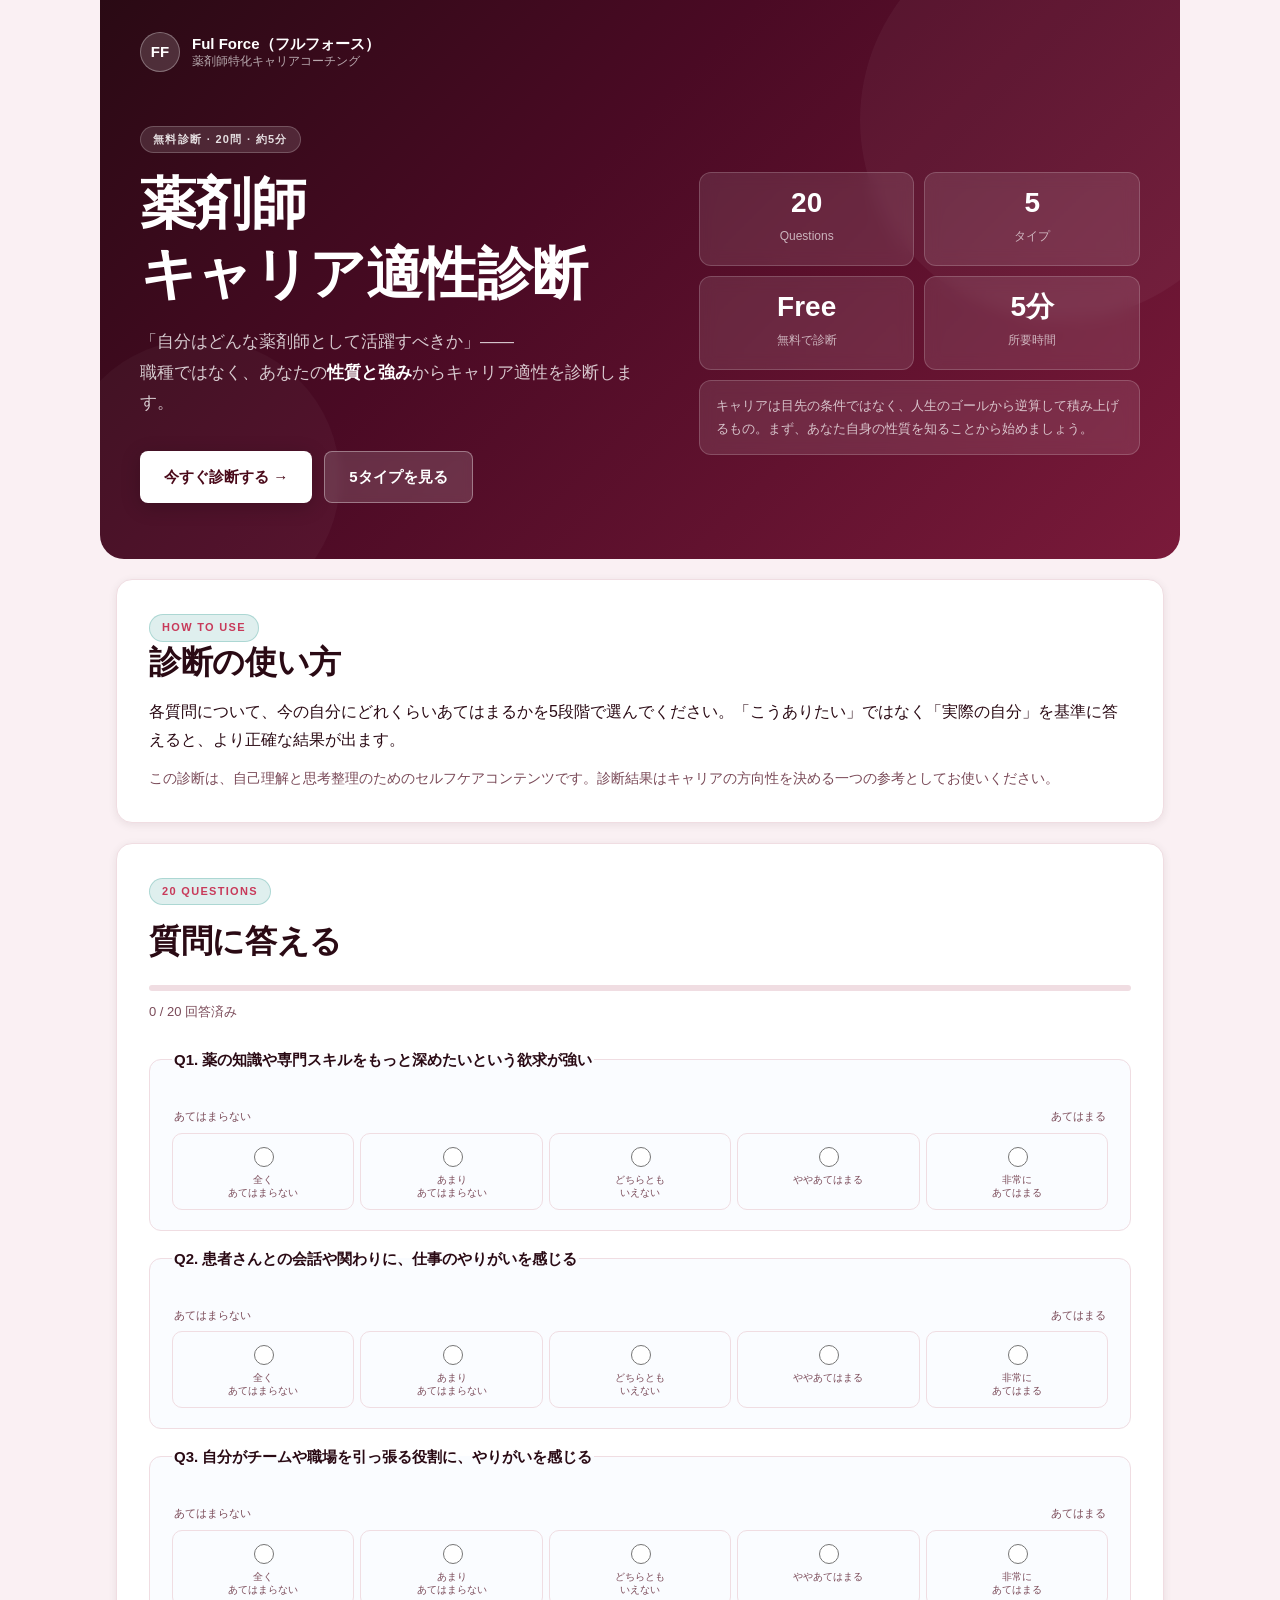
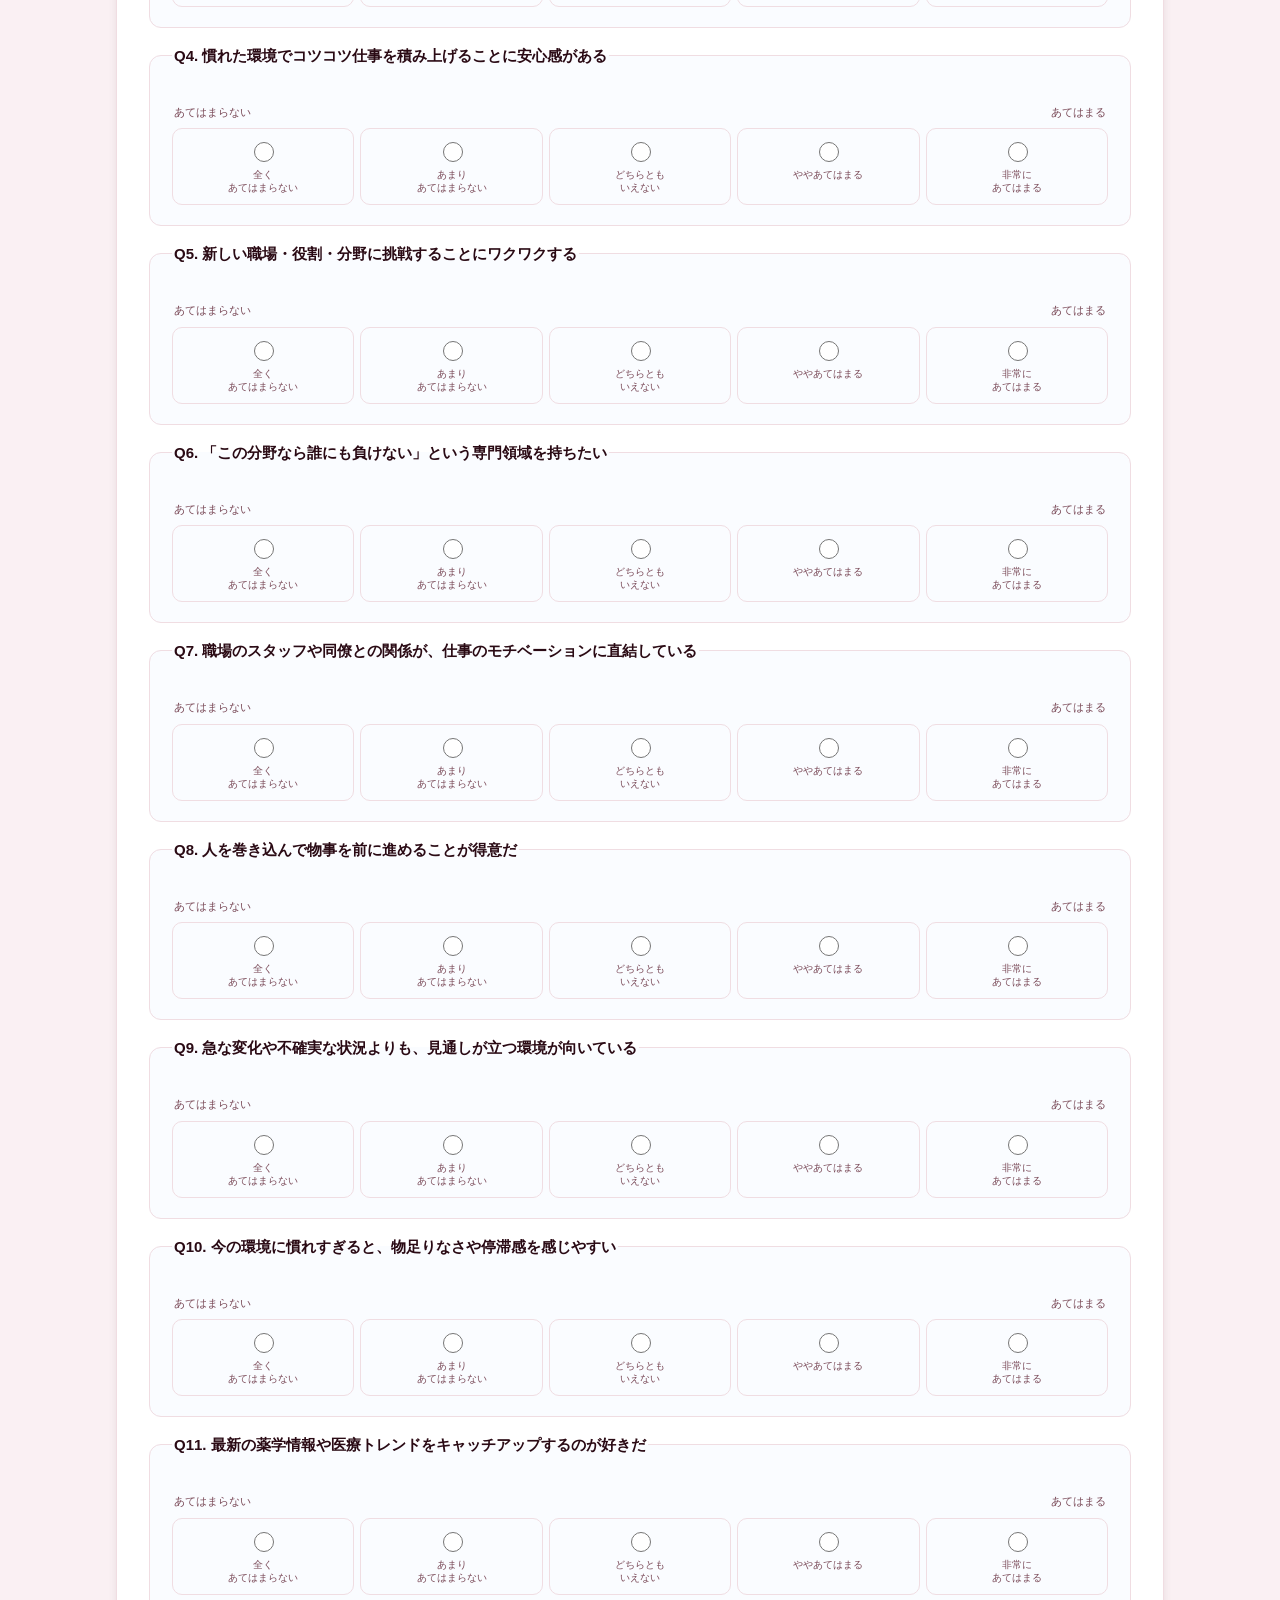
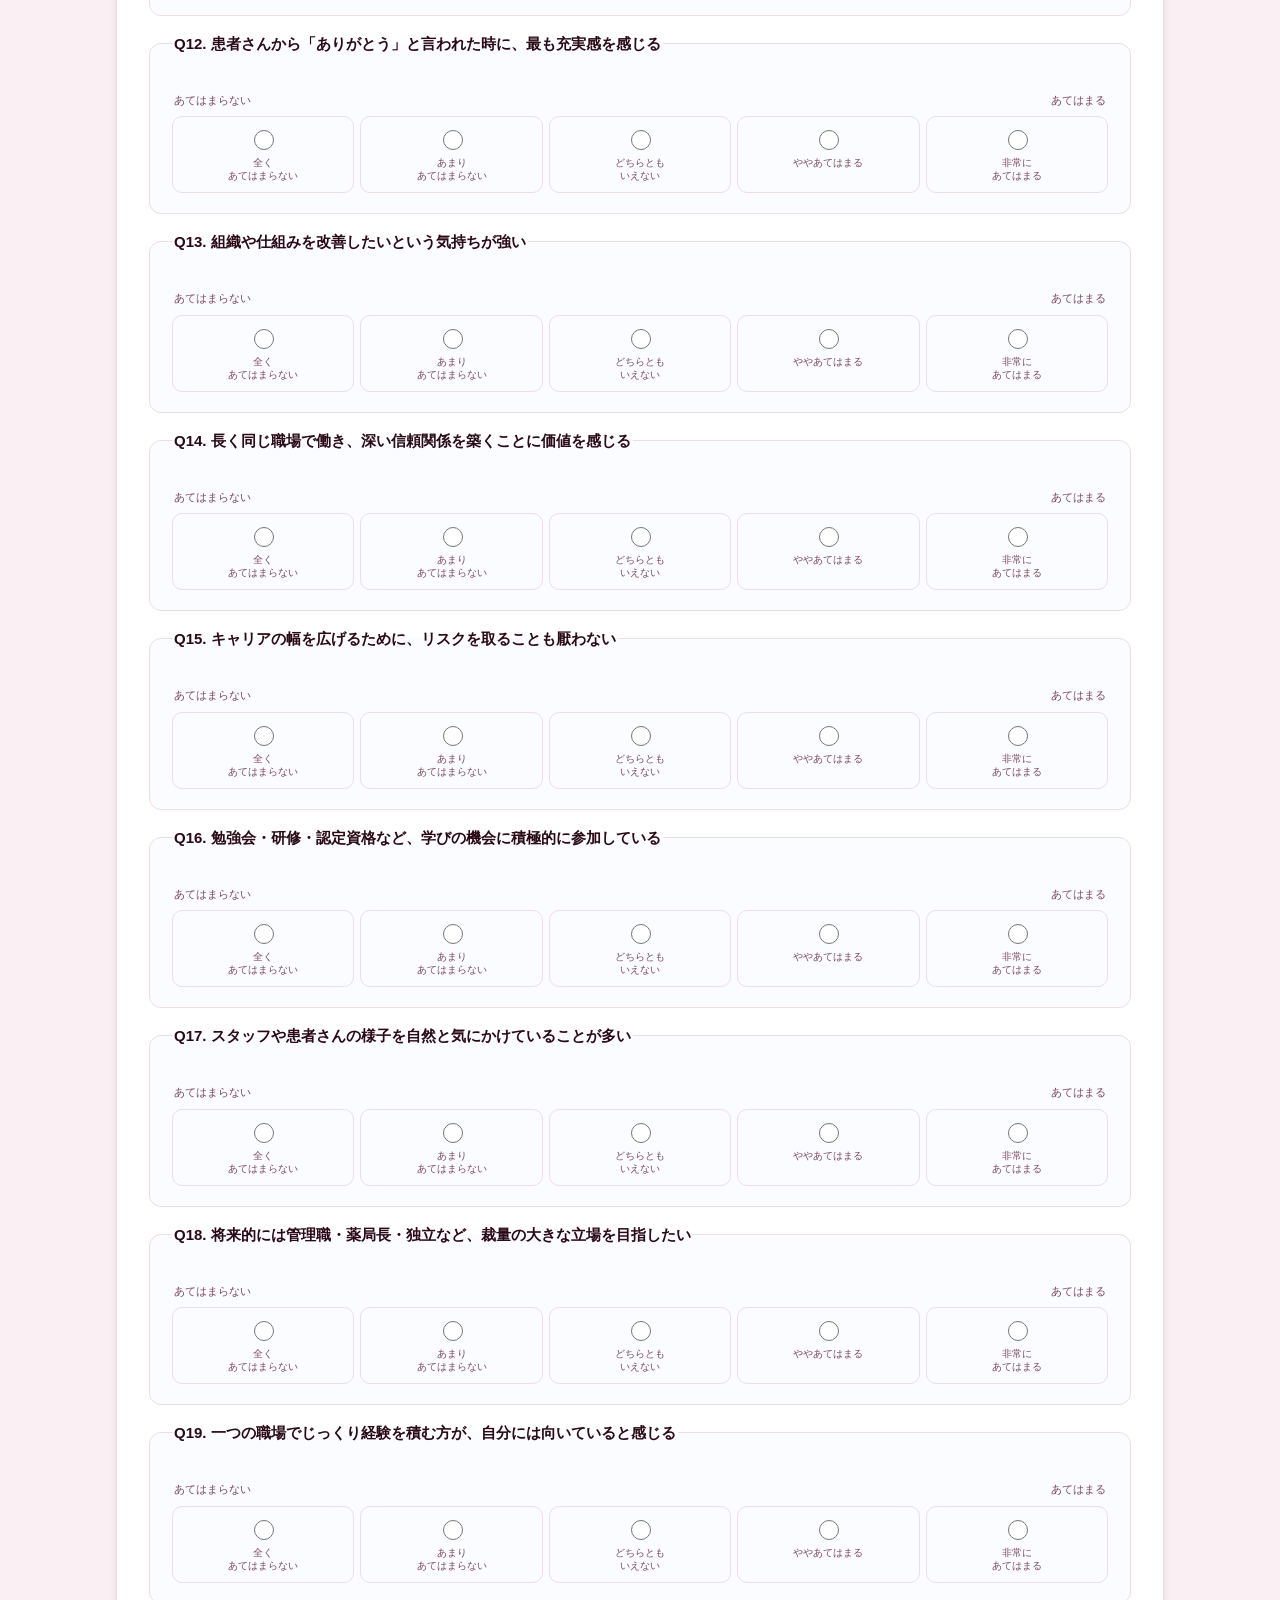
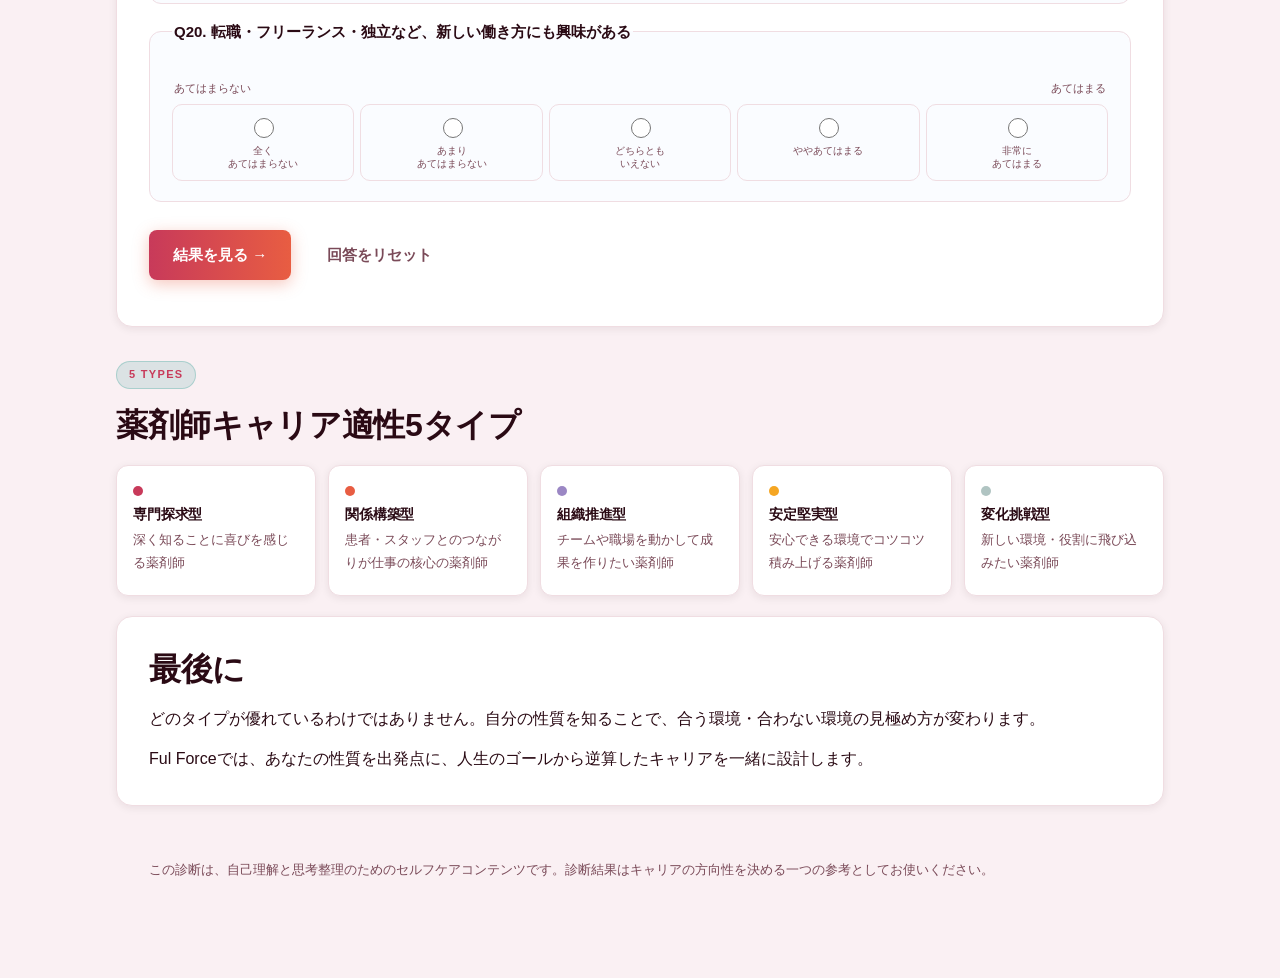
<file: aptitude/index.html>
<!doctype html>
<html lang="ja">
  <head>
    <meta charset="utf-8" />
    <meta name="viewport" content="width=device-width, initial-scale=1" />
    <title>薬剤師キャリア適性診断 | Ful Force</title>
    <meta name="description" content="20問に答えるだけで、あなたの薬剤師としてのキャリア適性タイプがわかります。無料。" />
    <link rel="stylesheet" href="./style.css" />
    <style>
      .ff-cta-section {
        background: var(--surface);
        border: 1px solid var(--line);
        border-radius: 16px;
        box-shadow: var(--shadow-md);
        margin: 20px 16px 0;
        padding: 36px;
        text-align: center;
      }
      .ff-cta-section .eyebrow { color: var(--teal); background: rgba(160,26,58,0.08); border-color: rgba(160,26,58,0.2); }
      .ff-cta-section h3 { font-size: 22px; margin: 0 0 8px; }
      .ff-cta-section > p { color: var(--muted); margin: 0 0 12px; font-size: 15px; line-height: 1.8; }
      .coaching-message {
        background: linear-gradient(135deg, #fff0f3, #fff8f4);
        border: 1px solid var(--line);
        border-left: 4px solid var(--teal);
        border-radius: 0 10px 10px 0;
        padding: 16px 20px;
        margin: 0 0 28px;
        font-size: 15px;
        color: var(--ink);
        text-align: left;
        line-height: 1.8;
      }
      .ff-cta-buttons {
        display: grid;
        grid-template-columns: 1fr 1fr;
        gap: 14px;
        max-width: 600px;
        margin: 0 auto;
      }
      .timerex-button {
        min-height: 54px;
        border-radius: 10px;
        border: none;
        cursor: pointer;
        display: inline-flex;
        flex-direction: column;
        align-items: center;
        justify-content: center;
        padding: 12px 20px;
        text-decoration: none;
        font-weight: 800;
        font-size: 15px;
        background: var(--grad-hero);
        color: #fff;
        box-shadow: 0 4px 16px rgba(160,26,58,0.35);
        transition: transform 0.15s ease, box-shadow 0.15s ease;
        line-height: 1.3;
      }
      .timerex-button span { font-size: 11px; font-weight: 500; opacity: 0.85; margin-top: 2px; }
      .timerex-button:hover { transform: translateY(-2px); box-shadow: 0 8px 24px rgba(160,26,58,0.45); }
      .ff-note { margin-top: 16px; font-size: 13px; color: var(--muted); }
      @media (max-width: 560px) {
        .ff-cta-buttons { grid-template-columns: 1fr; }
        .ff-cta-section { margin-left: 8px; margin-right: 8px; padding: 24px 16px; }
      }
    </style>
  </head>
  <body>
    <main class="page-shell">

      <section class="hero" id="top">
        <div class="brand-row">
          <div class="brand-fallback" style="display:inline-flex; background:rgba(255,255,255,0.15); border:1px solid rgba(255,255,255,0.3);" aria-hidden="true">FF</div>
          <div>
            <p class="brand-name">Ful Force（フルフォース）</p>
            <p class="brand-note">薬剤師特化キャリアコーチング</p>
          </div>
        </div>
        <div class="hero-grid">
          <div class="hero-copy">
            <p class="eyebrow">無料診断 · 20問 · 約5分</p>
            <h1>薬剤師<br>キャリア適性診断</h1>
            <p class="lead">
              「自分はどんな薬剤師として活躍すべきか」——<br>
              職種ではなく、あなたの<strong style="color:#fff;">性質と強み</strong>からキャリア適性を診断します。
            </p>
            <div class="hero-actions">
              <a class="primary-button" href="#diagnosis">今すぐ診断する →</a>
              <a class="secondary-button" href="#types">5タイプを見る</a>
            </div>
          </div>
          <div class="hero-panel" aria-label="診断の概要">
            <div class="hero-stat"><span class="hero-stat-num">20</span><span class="hero-stat-label">Questions</span></div>
            <div class="hero-stat"><span class="hero-stat-num">5</span><span class="hero-stat-label">タイプ</span></div>
            <div class="hero-stat"><span class="hero-stat-num">Free</span><span class="hero-stat-label">無料で診断</span></div>
            <div class="hero-stat"><span class="hero-stat-num">5分</span><span class="hero-stat-label">所要時間</span></div>
            <div class="hero-stat wide">
              <p>キャリアは目先の条件ではなく、人生のゴールから逆算して積み上げるもの。まず、あなた自身の性質を知ることから始めましょう。</p>
            </div>
          </div>
        </div>
      </section>

      <section class="intro">
        <p class="eyebrow">How to use</p>
        <h2>診断の使い方</h2>
        <p>各質問について、今の自分にどれくらいあてはまるかを5段階で選んでください。「こうありたい」ではなく「実際の自分」を基準に答えると、より正確な結果が出ます。</p>
        <p class="note">この診断は、自己理解と思考整理のためのセルフケアコンテンツです。診断結果はキャリアの方向性を決める一つの参考としてお使いください。</p>
      </section>

      <section class="diagnosis" id="diagnosis">
        <div class="section-heading">
          <p class="eyebrow">20 Questions</p>
          <h2>質問に答える</h2>
        </div>
        <div class="progress-wrap" aria-hidden="true">
          <div class="progress-bar" id="progressBar"></div>
        </div>
        <p class="progress-text" id="progressText">0 / 20 回答済み</p>
        <form id="quizForm" class="quiz-form"></form>
        <div class="form-actions">
          <button class="primary-button" type="button" id="showResultButton">結果を見る →</button>
          <button class="text-button" type="button" id="resetButton">回答をリセット</button>
        </div>
        <p class="error-message" id="errorMessage" role="alert"></p>
      </section>

      <section class="result-section" id="result" hidden>
        <div class="result-card">
          <div class="result-hero">
            <p class="eyebrow">Result</p>
            <h2 id="resultTitle"></h2>
            <p class="result-tagline" id="resultTagline"></p>
          </div>
          <div class="result-body">
            <p id="resultLead" class="result-lead"></p>
            <div class="score-list" id="scoreList" aria-label="タイプ別スコア"></div>
            <div class="result-divider"></div>
            <p style="font-size: 13px; color: var(--muted); margin: 0;">この結果を持って、無料キャリア面談でさらに深く整理しませんか？</p>
          </div>
        </div>
      </section>

      <!-- CTA：無料面談誘導 -->
      <section class="ff-cta-section" id="ctaSection" hidden>
        <p class="eyebrow">Next Step</p>
        <h3>「<span id="ctaTypeName"></span>」のあなたへ</h3>
        <p>診断でわかったのは、あなたのキャリアの入口です。<br>「この私は、どうしたらいいのか？」——その答えを、一緒に見つけましょう。</p>
        <p class="coaching-message" id="resultCoaching"></p>
        <div class="ff-cta-buttons">
          <a class="timerex-button" href="https://timerex.net/s/naoto.kaneko1417_aebe/90300f84" target="_blank" rel="noopener">
            無料キャリア面談を予約する
            <span>Timerexで日程を選ぶ</span>
          </a>
          <a class="line-button" href="https://lin.ee/TiwZWbn" target="_blank" rel="noopener" style="min-height:54px; flex-direction:column; gap:2px;">
            まずはLINEで相談する
            <span style="font-size:11px; font-weight:500; opacity:0.85;">気軽にメッセージを送る</span>
          </a>
        </div>
        <p class="ff-note">面談は完全無料・勧誘なし。あなたのキャリアの棚卸しだけでも大歓迎です。</p>
      </section>

      <section class="types" id="types">
        <div class="section-heading-outer">
          <p class="eyebrow">5 Types</p>
          <h2>薬剤師キャリア適性5タイプ</h2>
        </div>
        <div class="type-grid" id="typeGrid"></div>
      </section>

      <section class="closing">
        <h2>最後に</h2>
        <p>どのタイプが優れているわけではありません。自分の性質を知ることで、合う環境・合わない環境の見極め方が変わります。</p>
        <p>Ful Forceでは、あなたの性質を出発点に、人生のゴールから逆算したキャリアを一緒に設計します。</p>
      </section>

      <footer class="footer">
        <p>この診断は、自己理解と思考整理のためのセルフケアコンテンツです。診断結果はキャリアの方向性を決める一つの参考としてお使いください。</p>
      </footer>
    </main>
    <script src="./script.js"></script>
  </body>
</html>
</file>
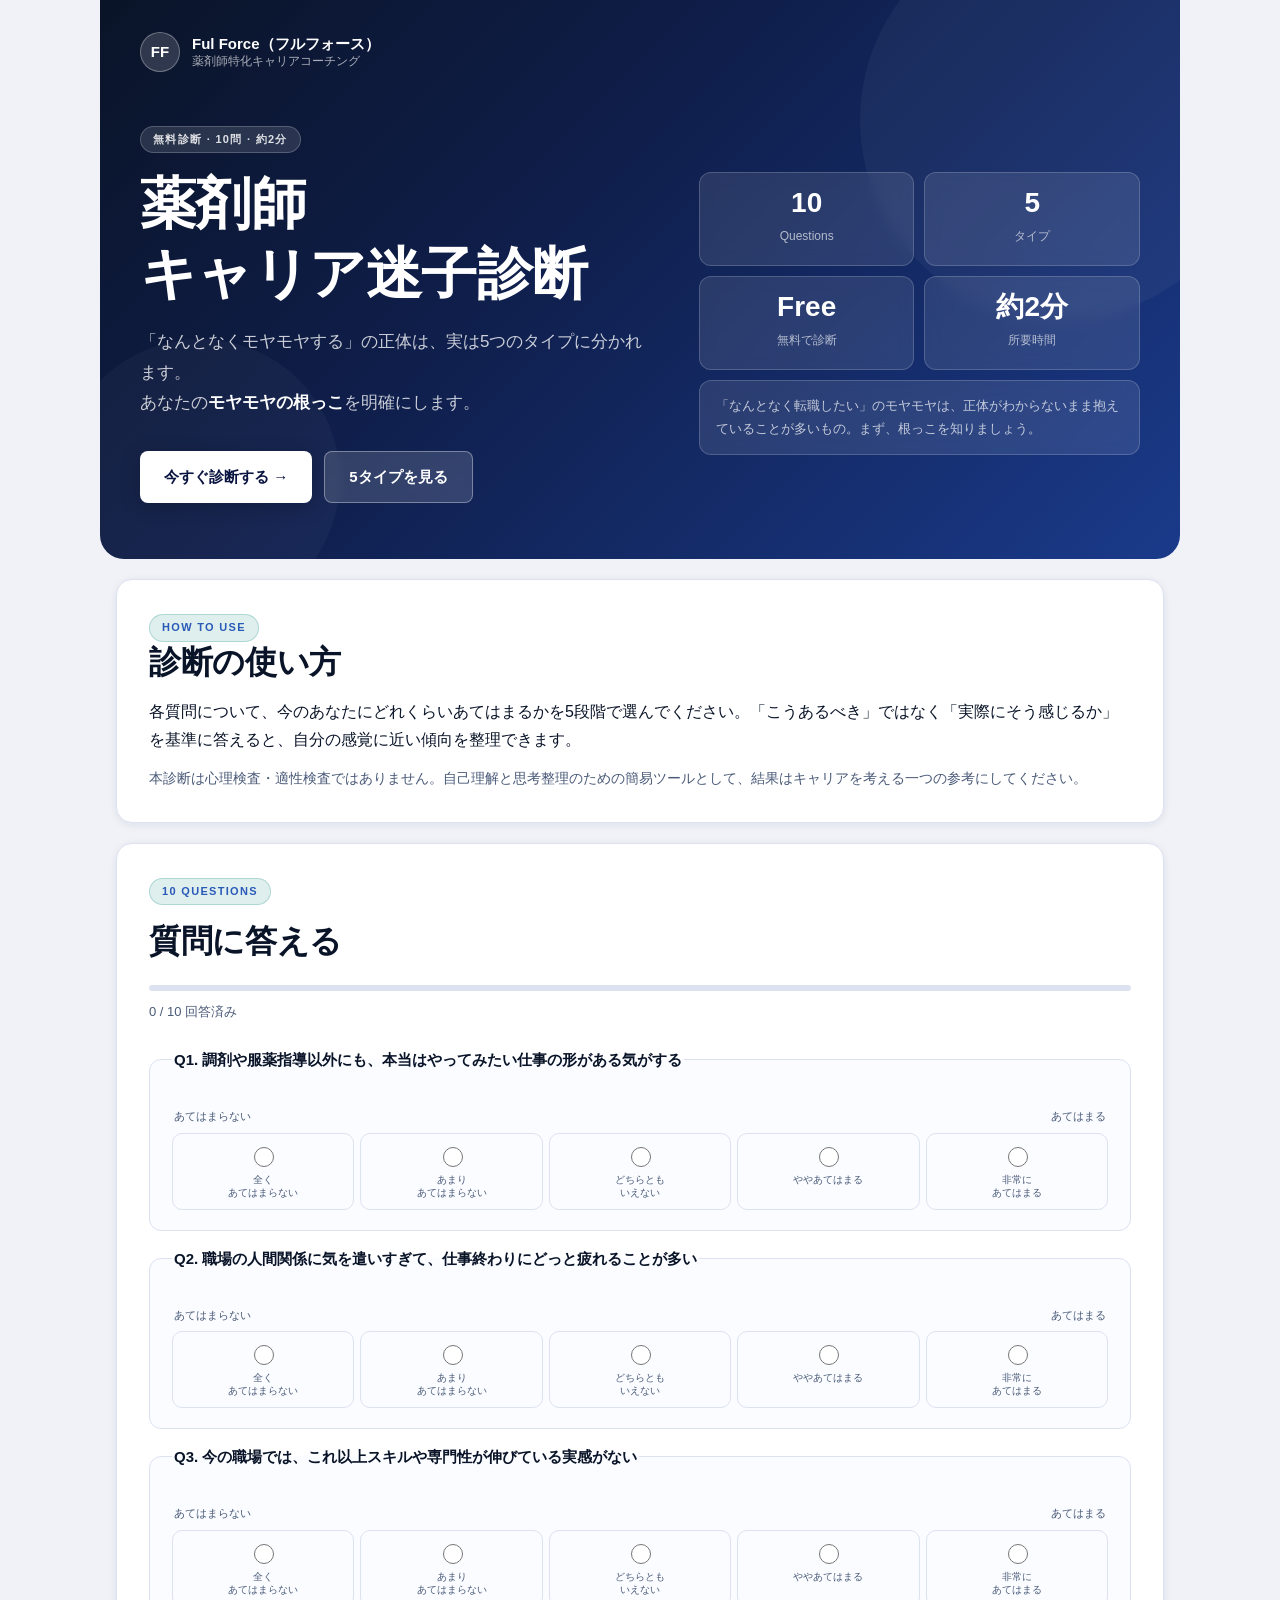
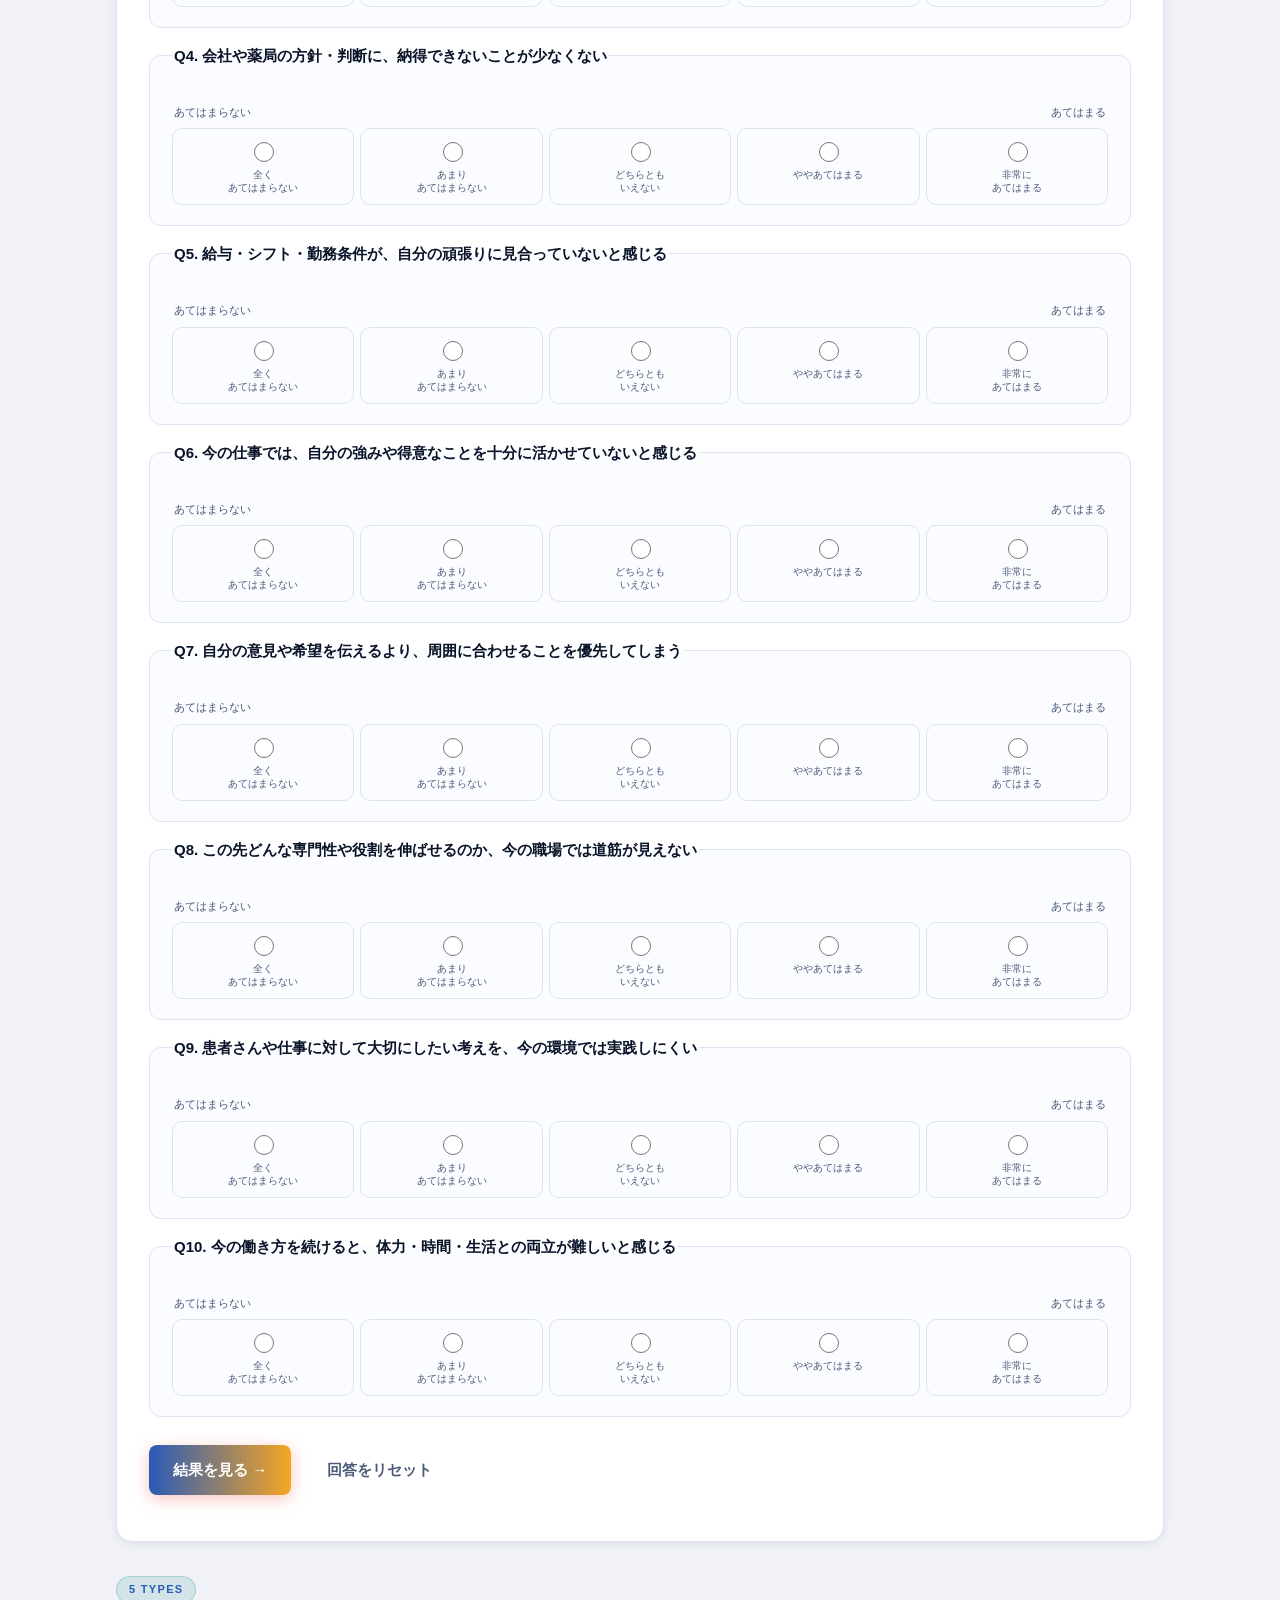
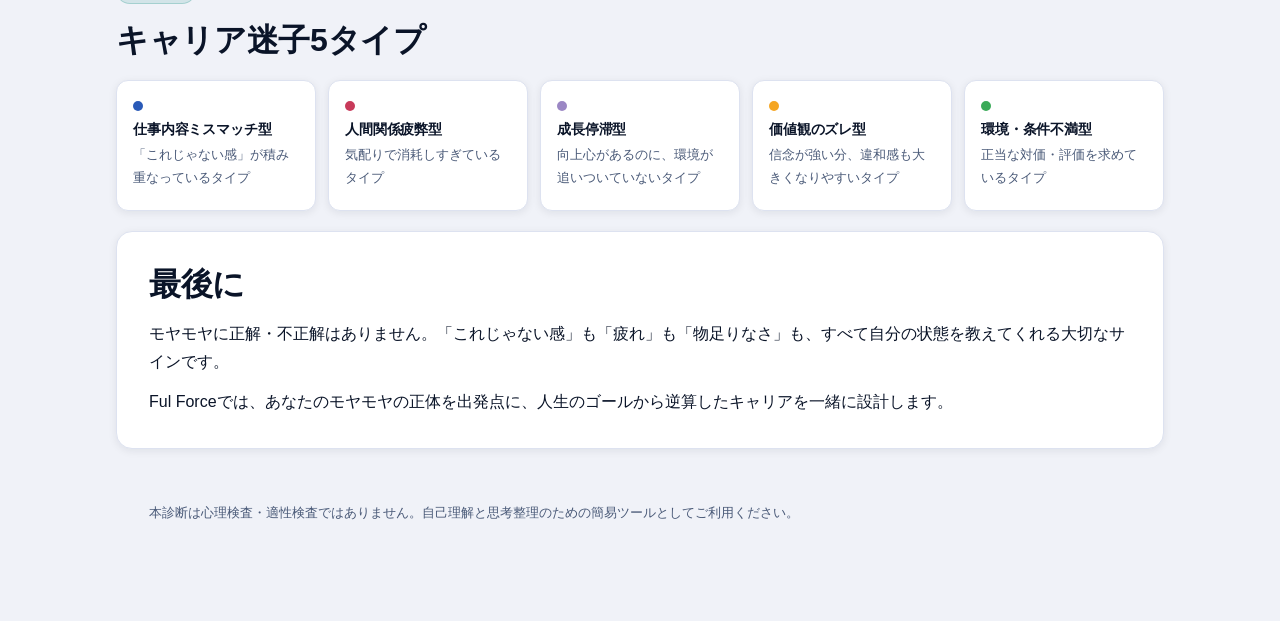
<file: career-lost/index.html>
<!doctype html>
<html lang="ja">
  <head>
    <meta charset="utf-8" />
    <meta name="viewport" content="width=device-width, initial-scale=1" />
    <title>薬剤師キャリア迷子診断 | Ful Force</title>
    <meta name="description" content="10問・約2分で、薬剤師キャリアのモヤモヤを5つの傾向から整理する無料の簡易診断です。" />
    <link rel="stylesheet" href="./style.css" />
    <style>
      .ff-cta-section {
        background: var(--surface);
        border: 1px solid var(--line);
        border-radius: 16px;
        box-shadow: var(--shadow-md);
        margin: 20px 16px 0;
        padding: 36px;
        text-align: center;
      }
      .ff-cta-section .eyebrow { color: var(--teal); background: rgba(26,58,138,0.08); border-color: rgba(26,58,138,0.2); }
      .ff-cta-section h3 { font-size: 22px; margin: 0 0 8px; }
      .ff-cta-section > p { color: var(--muted); margin: 0 0 12px; font-size: 15px; line-height: 1.8; }
      .coaching-message {
        background: linear-gradient(135deg, #f0f4ff, #f8f4ff);
        border: 1px solid var(--line);
        border-left: 4px solid var(--teal);
        border-radius: 0 10px 10px 0;
        padding: 16px 20px;
        margin: 0 0 28px;
        font-size: 15px;
        color: var(--ink);
        text-align: left;
        line-height: 1.8;
      }
      .ff-cta-buttons {
        display: block;
        max-width: 420px;
        margin: 0 auto;
      }
      .form-button {
        min-height: 54px;
        border-radius: 10px;
        border: none;
        cursor: pointer;
        display: inline-flex;
        flex-direction: column;
        align-items: center;
        justify-content: center;
        padding: 12px 20px;
        text-decoration: none;
        font-weight: 800;
        font-size: 15px;
        background: var(--grad-hero);
        color: #fff;
        box-shadow: 0 4px 16px rgba(26,58,138,0.35);
        transition: transform 0.15s ease, box-shadow 0.15s ease;
        line-height: 1.3;
      }
      .form-button span { font-size: 11px; font-weight: 500; opacity: 0.85; margin-top: 2px; }
      .form-button:hover { transform: translateY(-2px); box-shadow: 0 8px 24px rgba(26,58,138,0.45); }
      .ff-note { margin-top: 16px; font-size: 13px; color: var(--muted); }
      @media (max-width: 560px) {
        .ff-cta-section { margin-left: 8px; margin-right: 8px; padding: 24px 16px; }
      }
    </style>
  </head>
  <body>
    <main class="page-shell">

      <section class="hero" id="top">
        <div class="brand-row">
          <div class="brand-fallback" style="display:inline-flex; background:rgba(255,255,255,0.15); border:1px solid rgba(255,255,255,0.3);" aria-hidden="true">FF</div>
          <div>
            <p class="brand-name">Ful Force（フルフォース）</p>
            <p class="brand-note">薬剤師特化キャリアコーチング</p>
          </div>
        </div>
        <div class="hero-grid">
          <div class="hero-copy">
            <p class="eyebrow">無料診断 · 10問 · 約2分</p>
            <h1>薬剤師<br>キャリア迷子診断</h1>
            <p class="lead">
              「なんとなくモヤモヤする」の正体は、実は5つのタイプに分かれます。<br>
              あなたの<strong style="color:#fff;">モヤモヤの根っこ</strong>を明確にします。
            </p>
            <div class="hero-actions">
              <a class="primary-button" href="#diagnosis">今すぐ診断する →</a>
              <a class="secondary-button" href="#types">5タイプを見る</a>
            </div>
          </div>
          <div class="hero-panel" aria-label="診断の概要">
            <div class="hero-stat"><span class="hero-stat-num">10</span><span class="hero-stat-label">Questions</span></div>
            <div class="hero-stat"><span class="hero-stat-num">5</span><span class="hero-stat-label">タイプ</span></div>
            <div class="hero-stat"><span class="hero-stat-num">Free</span><span class="hero-stat-label">無料で診断</span></div>
            <div class="hero-stat"><span class="hero-stat-num">約2分</span><span class="hero-stat-label">所要時間</span></div>
            <div class="hero-stat wide">
              <p>「なんとなく転職したい」のモヤモヤは、正体がわからないまま抱えていることが多いもの。まず、根っこを知りましょう。</p>
            </div>
          </div>
        </div>
      </section>

      <section class="intro">
        <p class="eyebrow">How to use</p>
        <h2>診断の使い方</h2>
        <p>各質問について、今のあなたにどれくらいあてはまるかを5段階で選んでください。「こうあるべき」ではなく「実際にそう感じるか」を基準に答えると、自分の感覚に近い傾向を整理できます。</p>
        <p class="note">本診断は心理検査・適性検査ではありません。自己理解と思考整理のための簡易ツールとして、結果はキャリアを考える一つの参考にしてください。</p>
      </section>

      <section class="diagnosis" id="diagnosis">
        <div class="section-heading">
          <p class="eyebrow">10 Questions</p>
          <h2>質問に答える</h2>
        </div>
        <div class="progress-wrap" aria-hidden="true">
          <div class="progress-bar" id="progressBar"></div>
        </div>
        <p class="progress-text" id="progressText">0 / 10 回答済み</p>
        <form id="quizForm" class="quiz-form"></form>
        <div class="form-actions">
          <button class="primary-button" type="button" id="showResultButton">結果を見る →</button>
          <button class="text-button" type="button" id="resetButton">回答をリセット</button>
        </div>
        <p class="error-message" id="errorMessage" role="alert"></p>
      </section>

      <section class="result-section" id="result" hidden>
        <div class="result-card">
          <div class="result-hero">
            <p class="eyebrow">Result</p>
            <h2 id="resultTitle"></h2>
            <p class="result-tagline" id="resultTagline"></p>
          </div>
          <div class="result-body">
            <p id="resultLead" class="result-lead"></p>
            <div class="score-list" id="scoreList" aria-label="タイプ別スコア"></div>
            <div class="result-divider"></div>
            <p style="font-size: 13px; color: var(--muted); margin: 0;">結果は現在の傾向を整理するための入口です。気になった項目から、次の一歩を考えてみましょう。</p>
          </div>
        </div>
      </section>

      <!-- CTA：無料面談誘導 -->
      <section class="ff-cta-section" id="ctaSection" hidden>
        <p class="eyebrow">Next Step</p>
        <h3>「<span id="ctaTypeName"></span>」のあなたへ</h3>
        <p>モヤモヤの正体がわかったら、次は「それをどう解消するか」です。<br>「この私は、どうしたらいいのか？」——一緒に考えましょう。</p>
        <p class="coaching-message" id="resultCoaching"></p>
        <div class="ff-cta-buttons">
          <a class="form-button" id="interviewFormLink" href="https://line-harness.ful-force.workers.dev/r/career-lost-diagnosis?form=ff-mendan-form-001">
            無料個別面談に申し込む
            <span>LINEアプリ内でフォームを開きます</span>
          </a>
        </div>
        <p class="ff-note">面談は無料です。LINE以外のブラウザでは、LINEアプリを開く案内が表示されます。フォーム回答後、LINEで日程を調整します。</p>
      </section>

      <section class="types" id="types">
        <div class="section-heading-outer">
          <p class="eyebrow">5 Types</p>
          <h2>キャリア迷子5タイプ</h2>
        </div>
        <div class="type-grid" id="typeGrid"></div>
      </section>

      <section class="closing">
        <h2>最後に</h2>
        <p>モヤモヤに正解・不正解はありません。「これじゃない感」も「疲れ」も「物足りなさ」も、すべて自分の状態を教えてくれる大切なサインです。</p>
        <p>Ful Forceでは、あなたのモヤモヤの正体を出発点に、人生のゴールから逆算したキャリアを一緒に設計します。</p>
      </section>

      <footer class="footer">
        <p>本診断は心理検査・適性検査ではありません。自己理解と思考整理のための簡易ツールとしてご利用ください。</p>
      </footer>
    </main>
    <script src="./script.js"></script>
  </body>
</html>
</file>
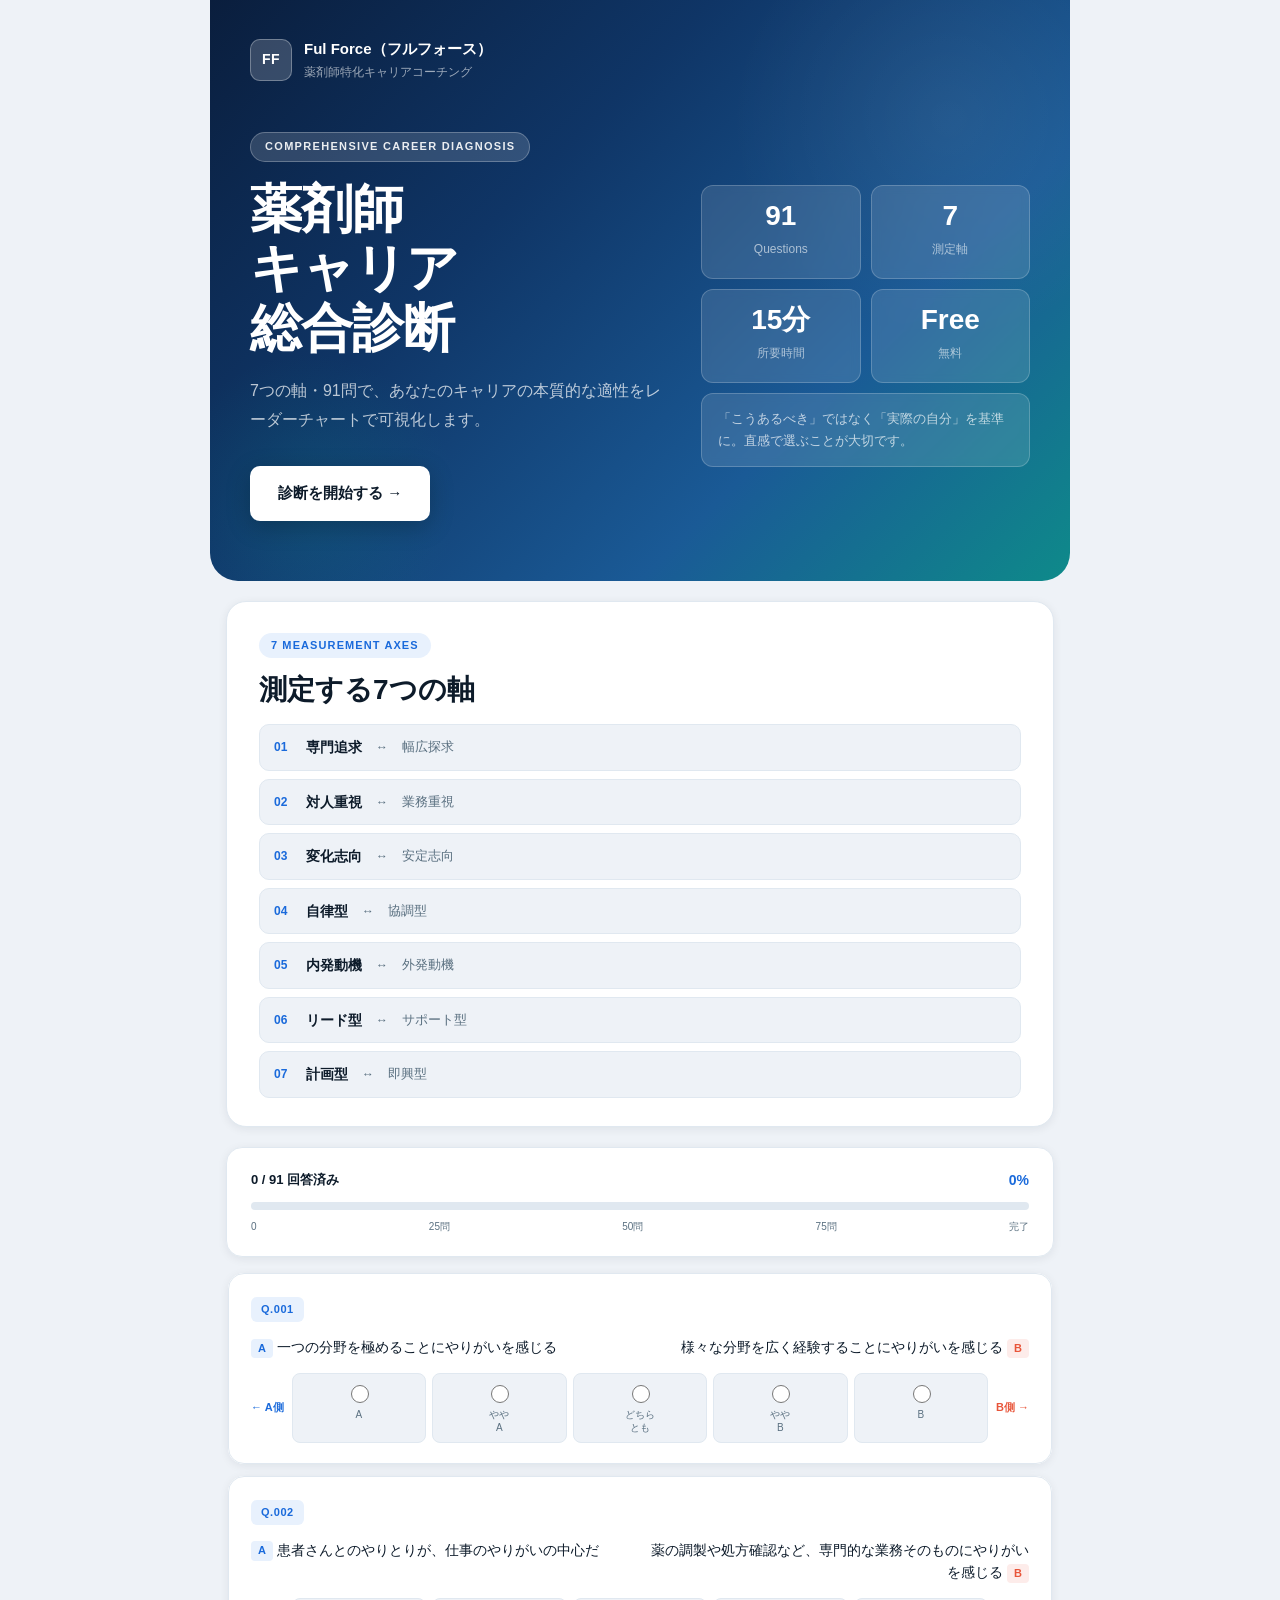
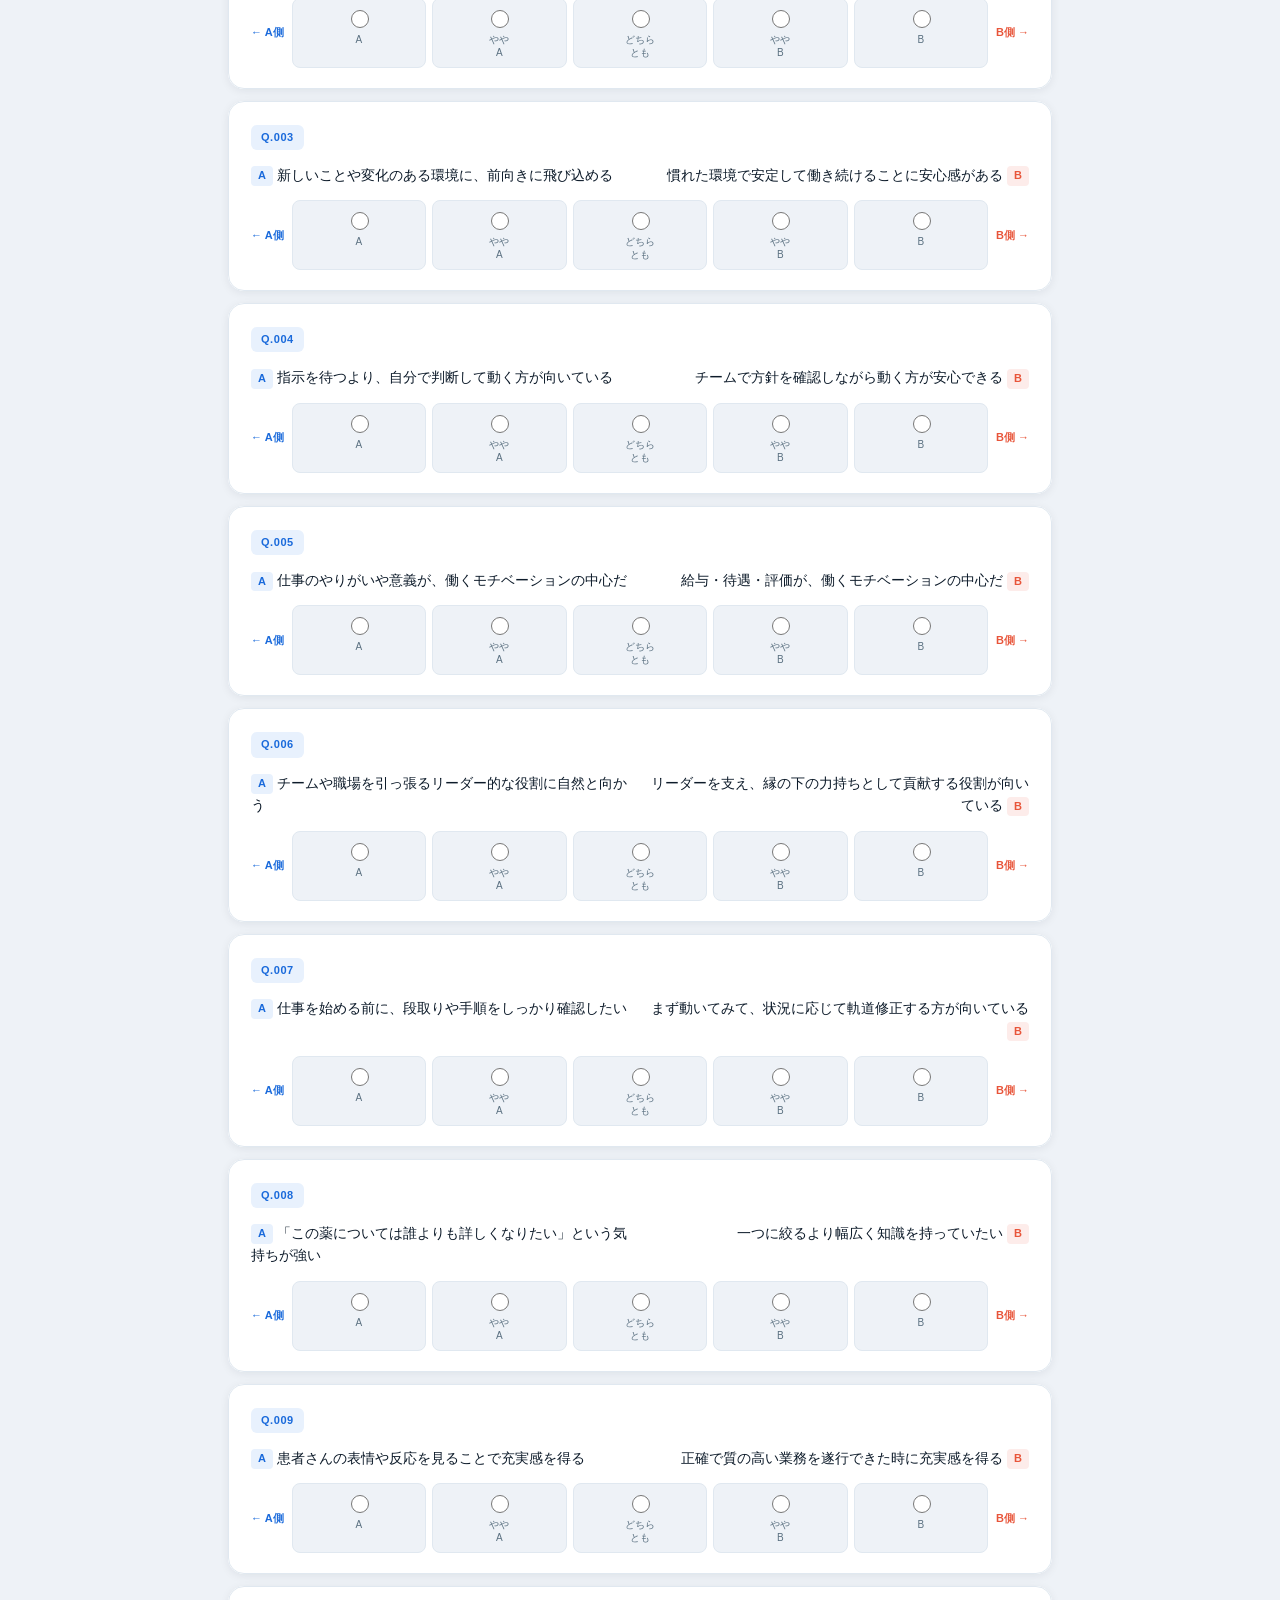
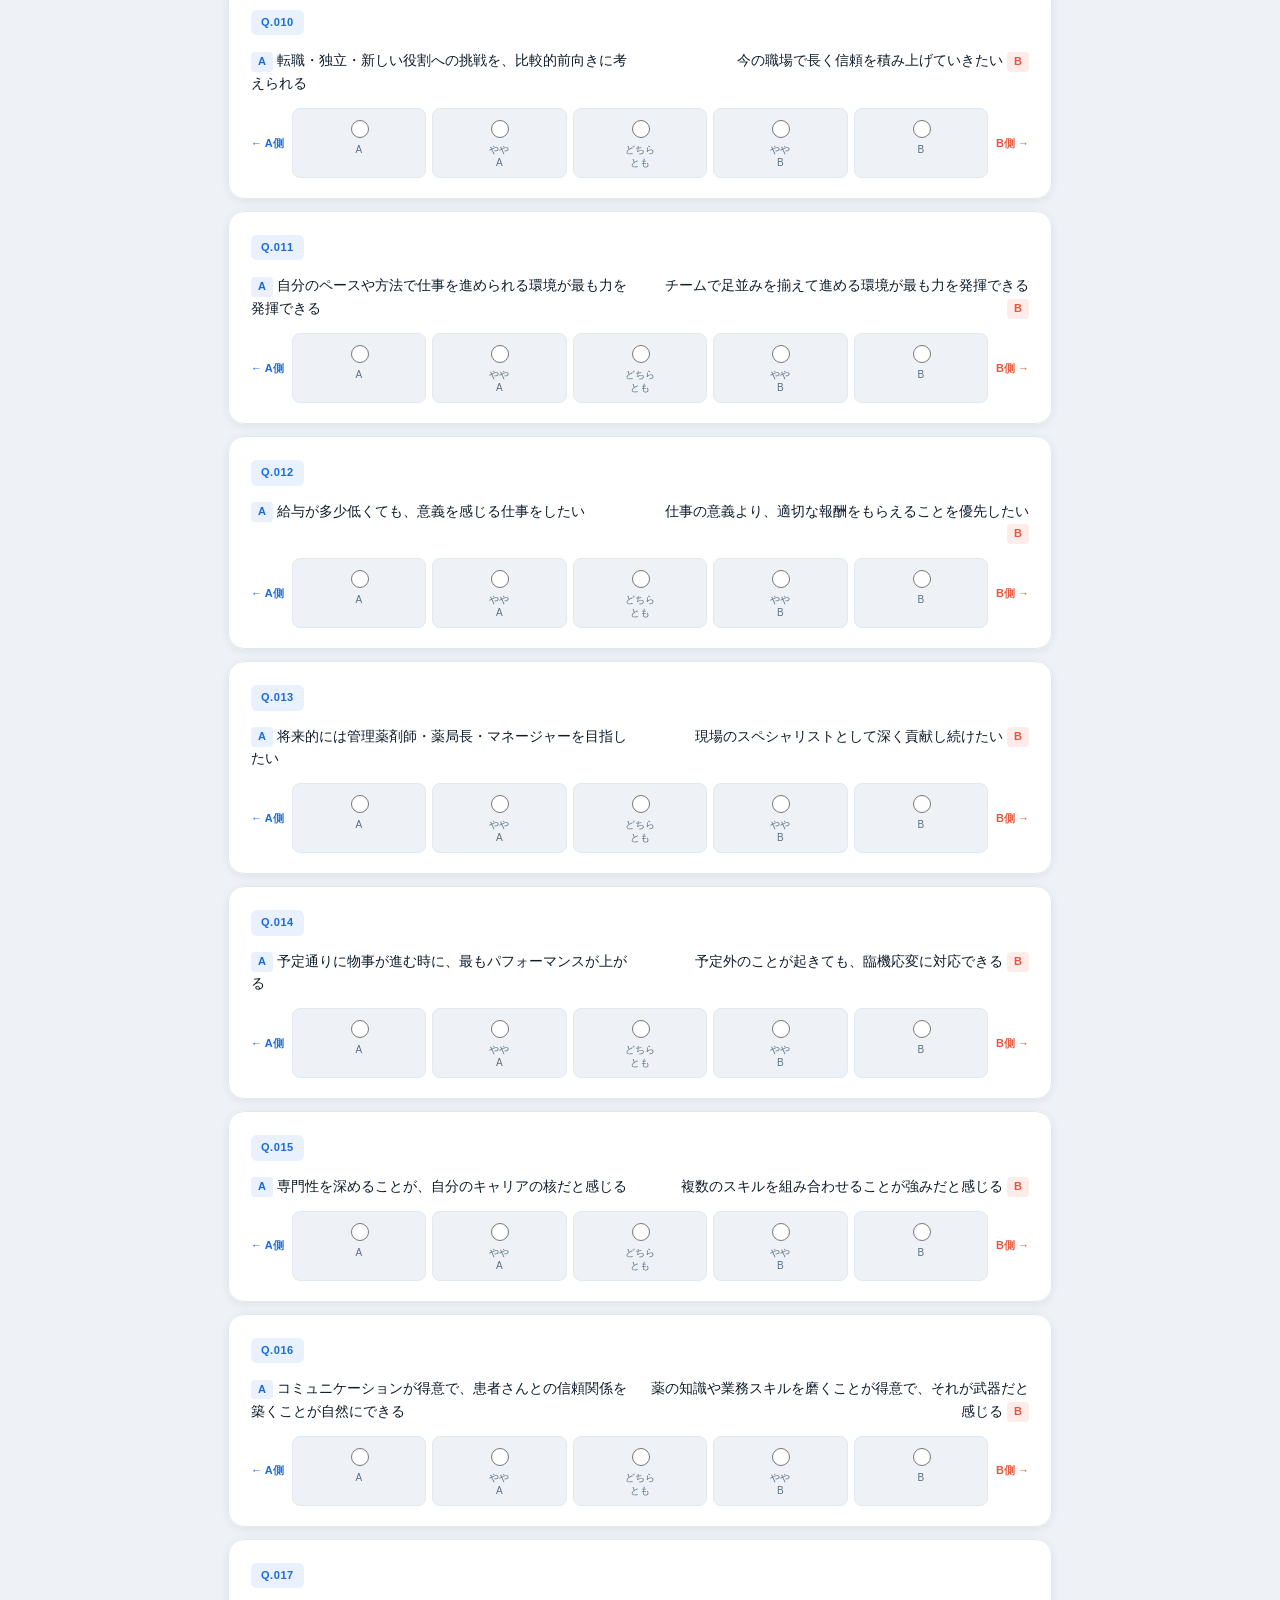
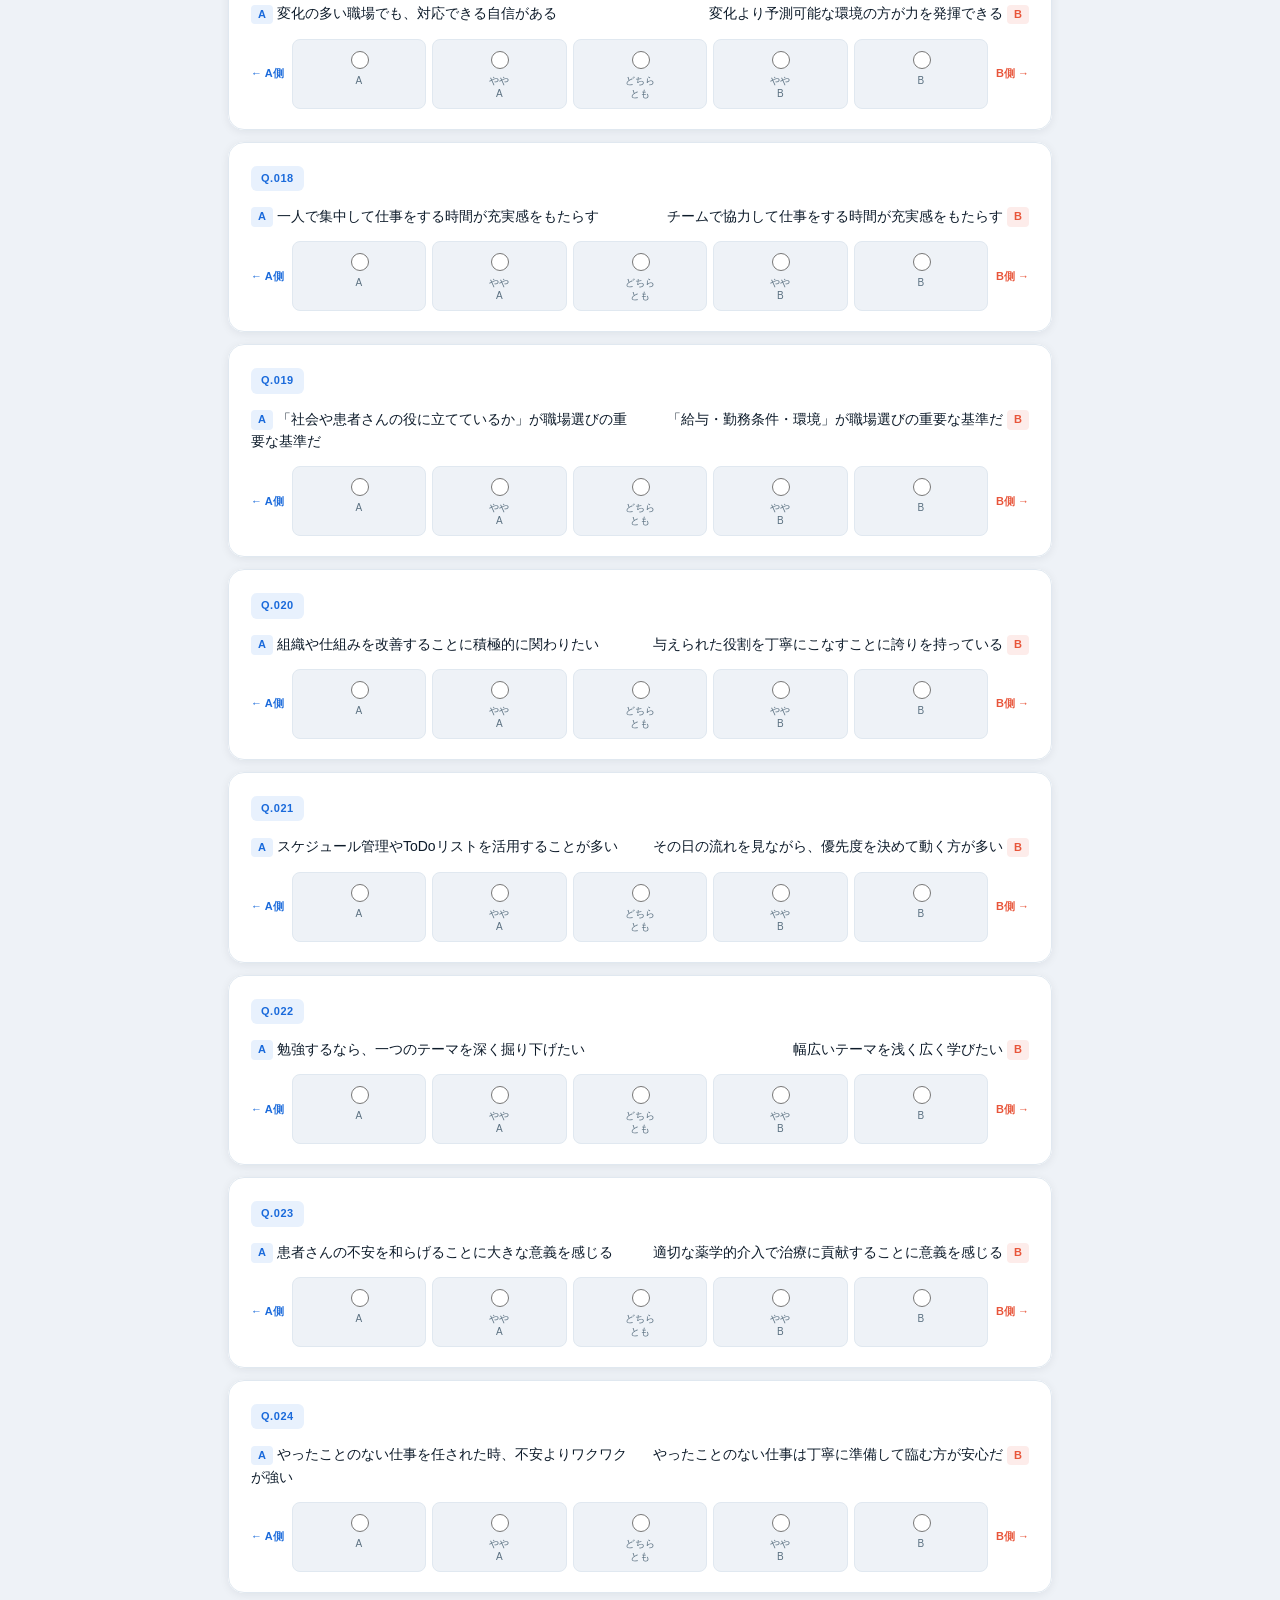
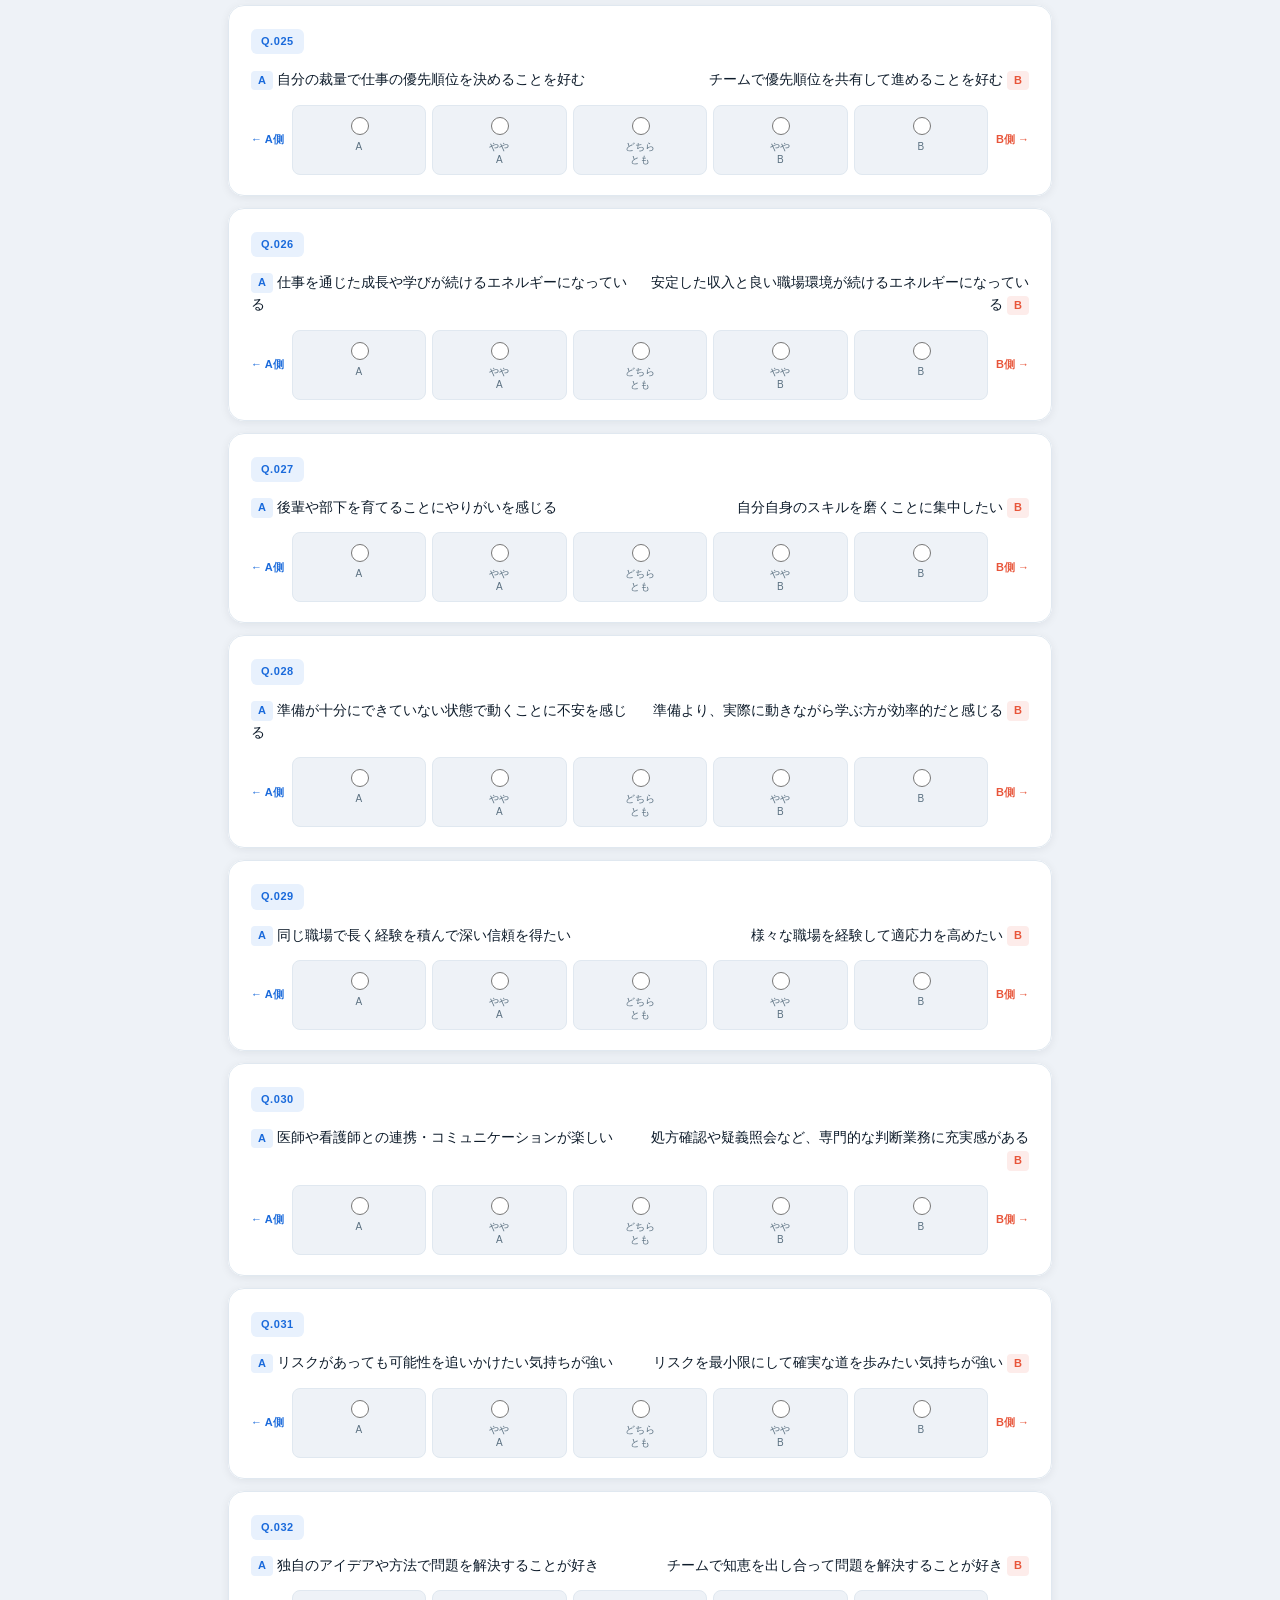
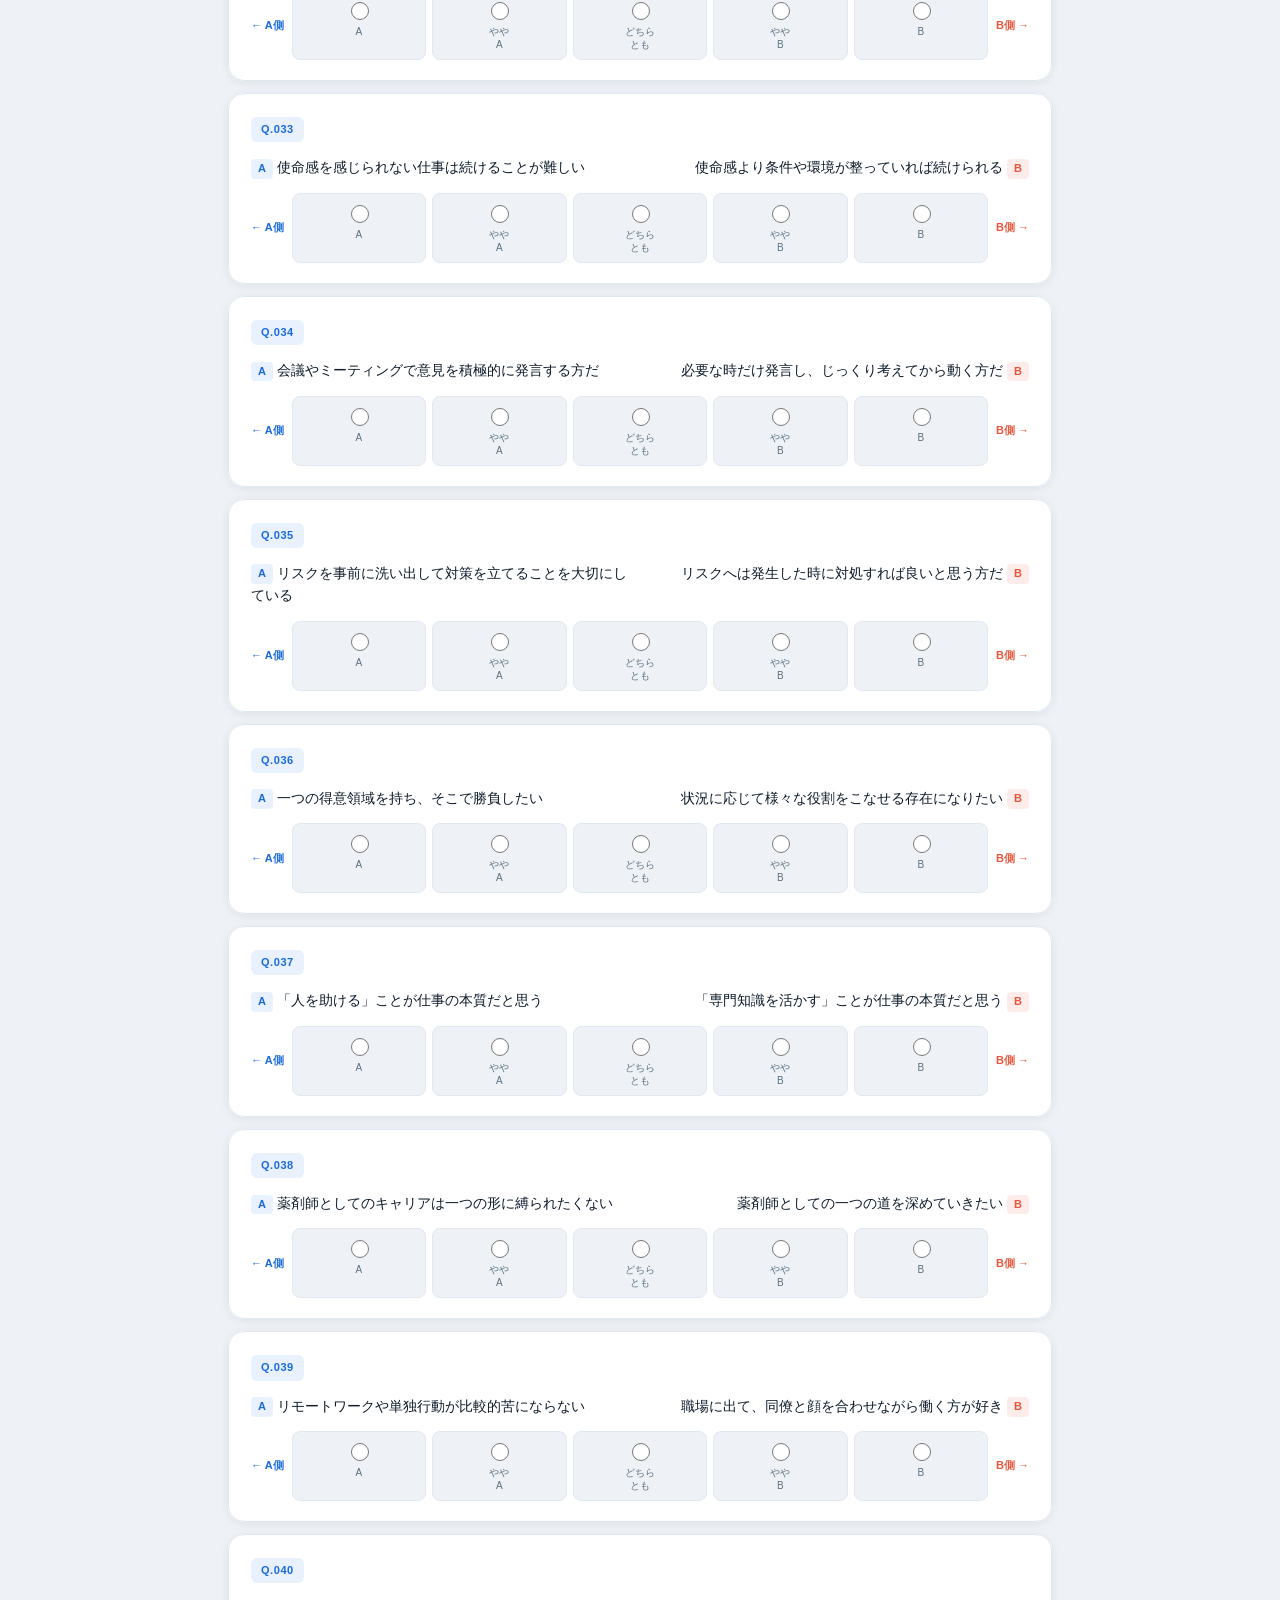
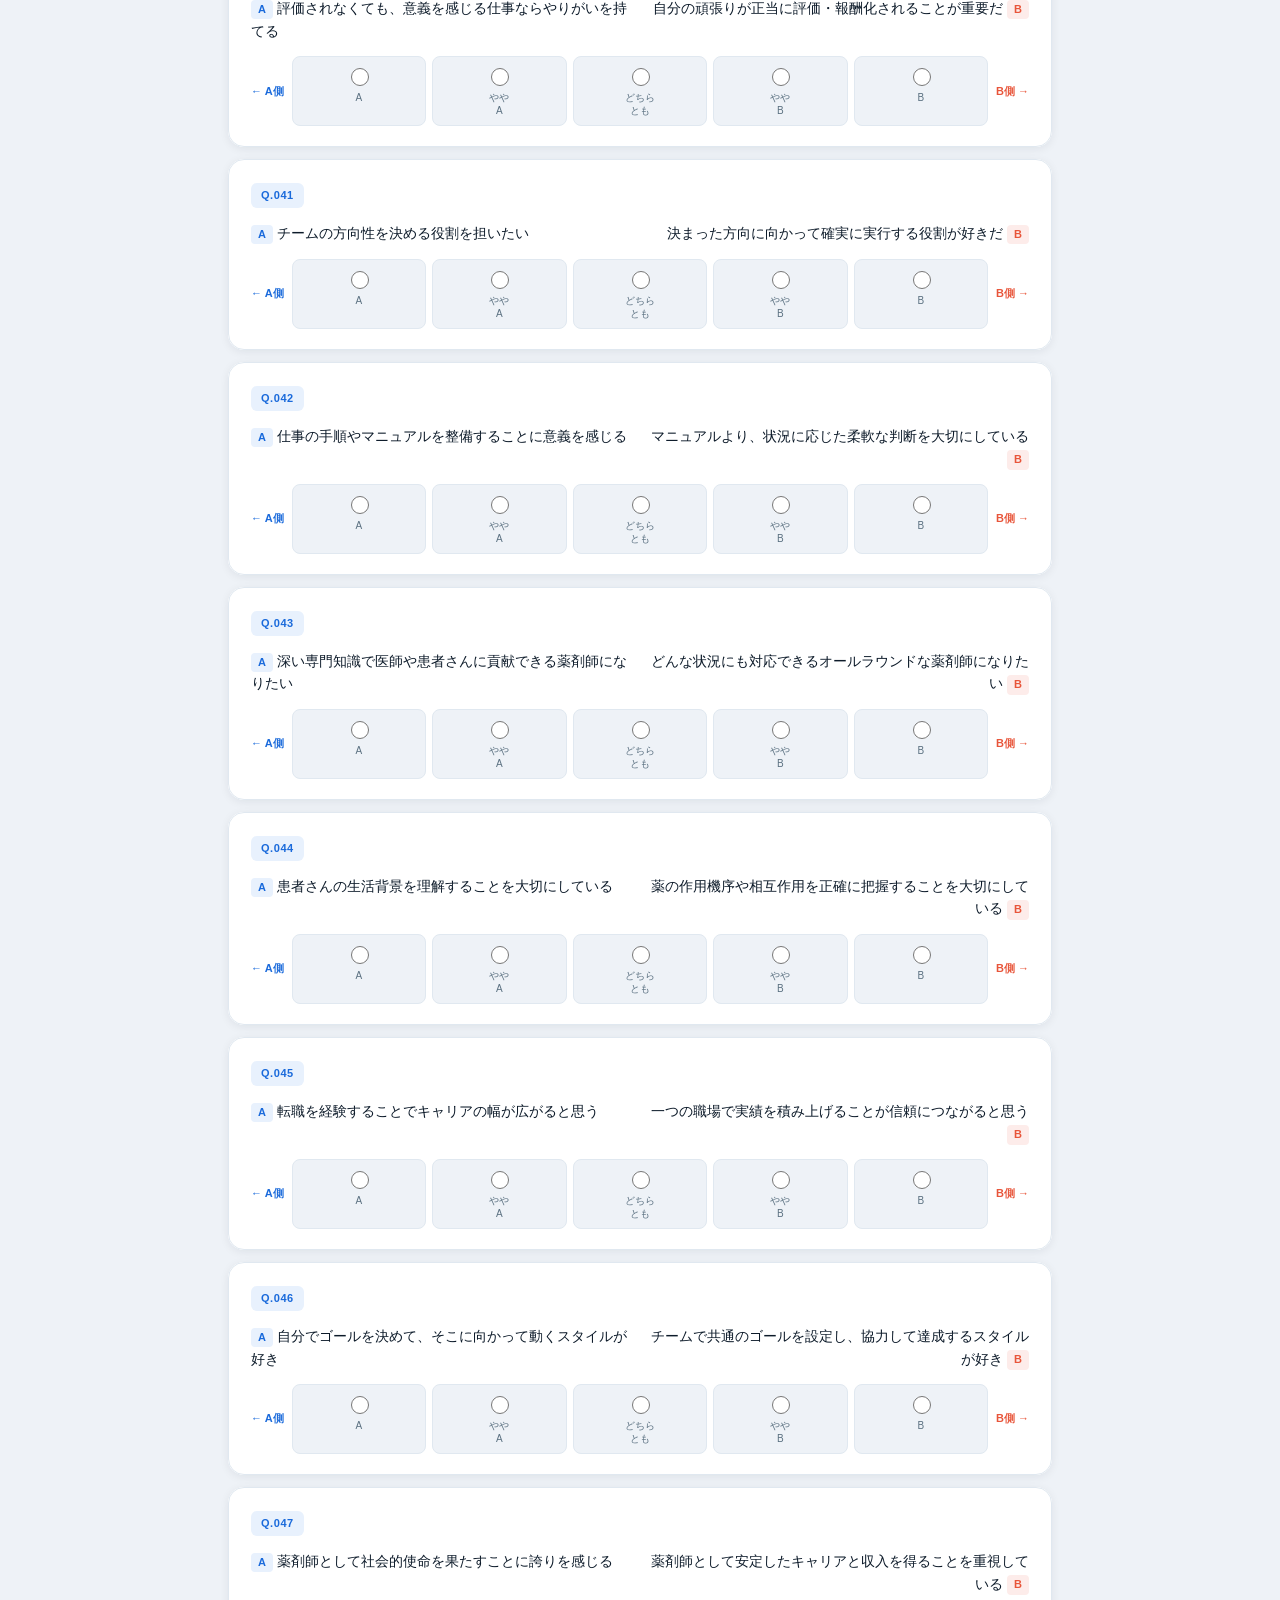
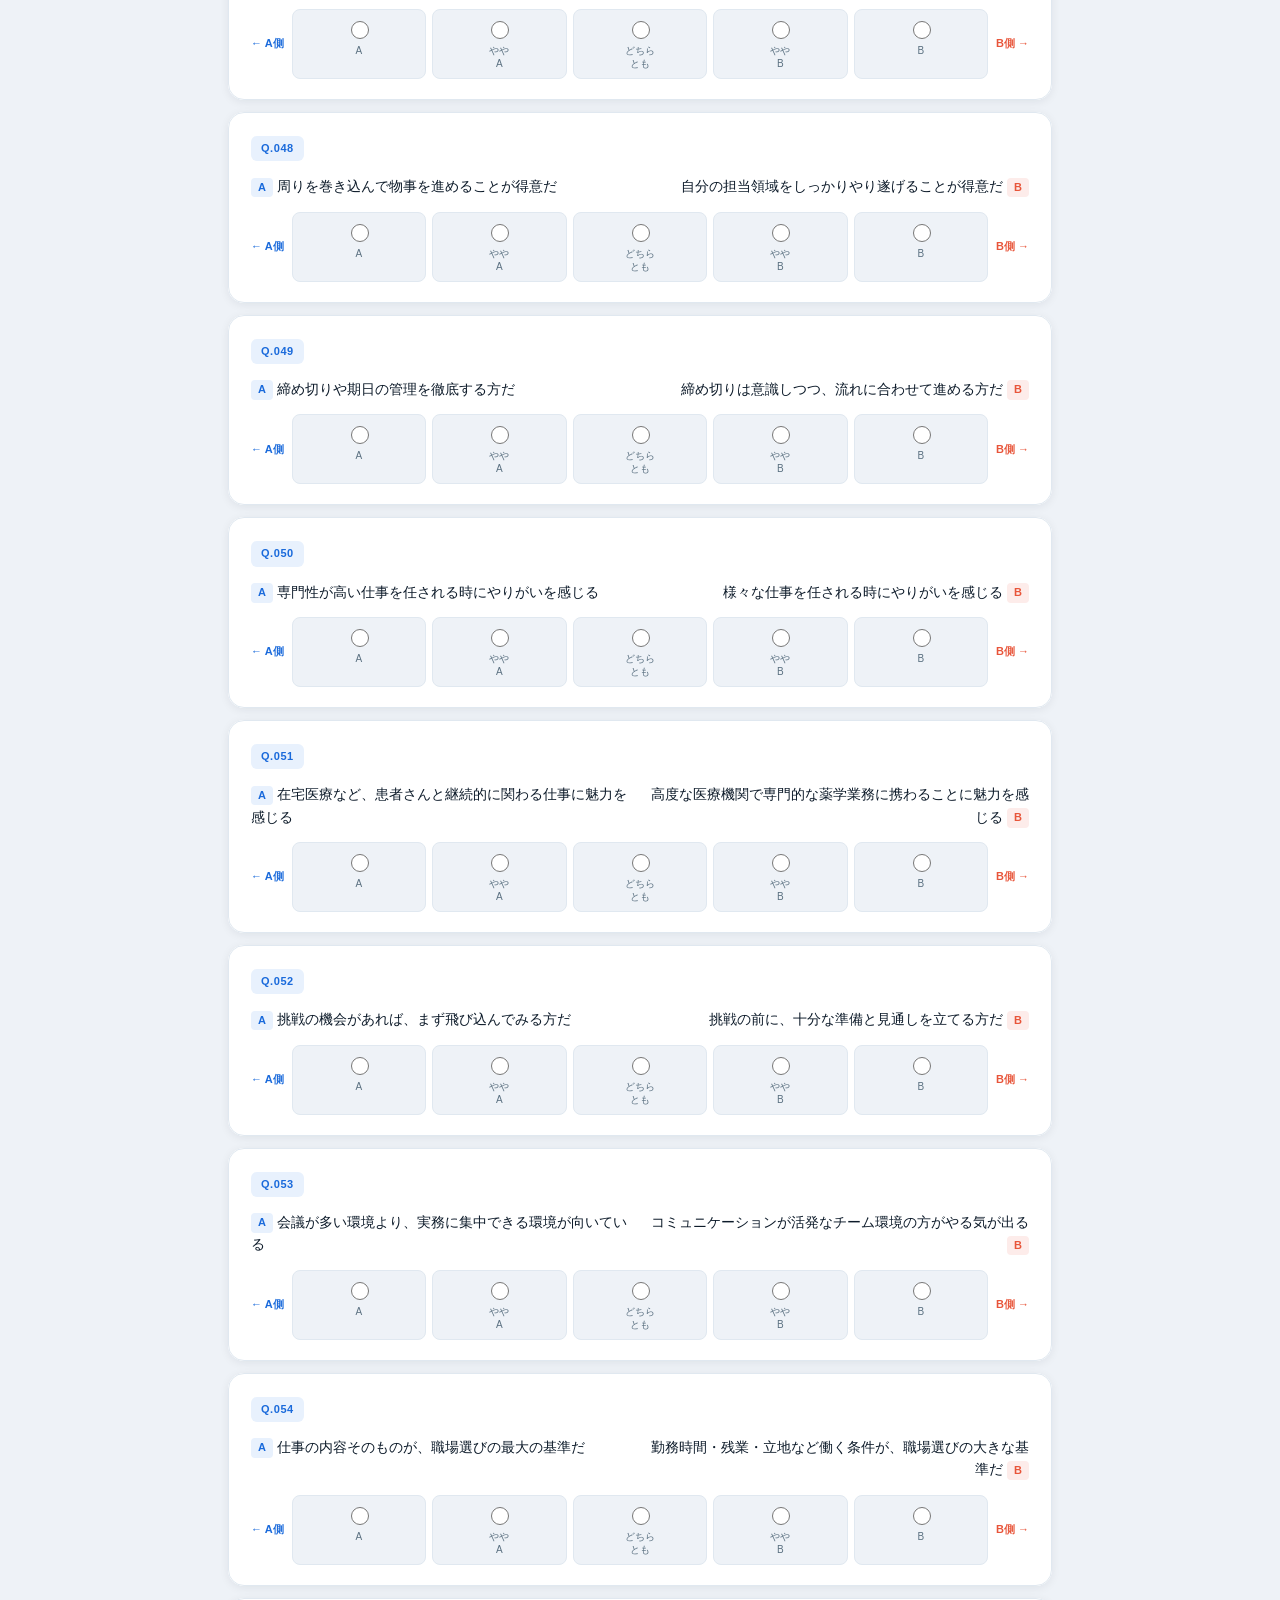
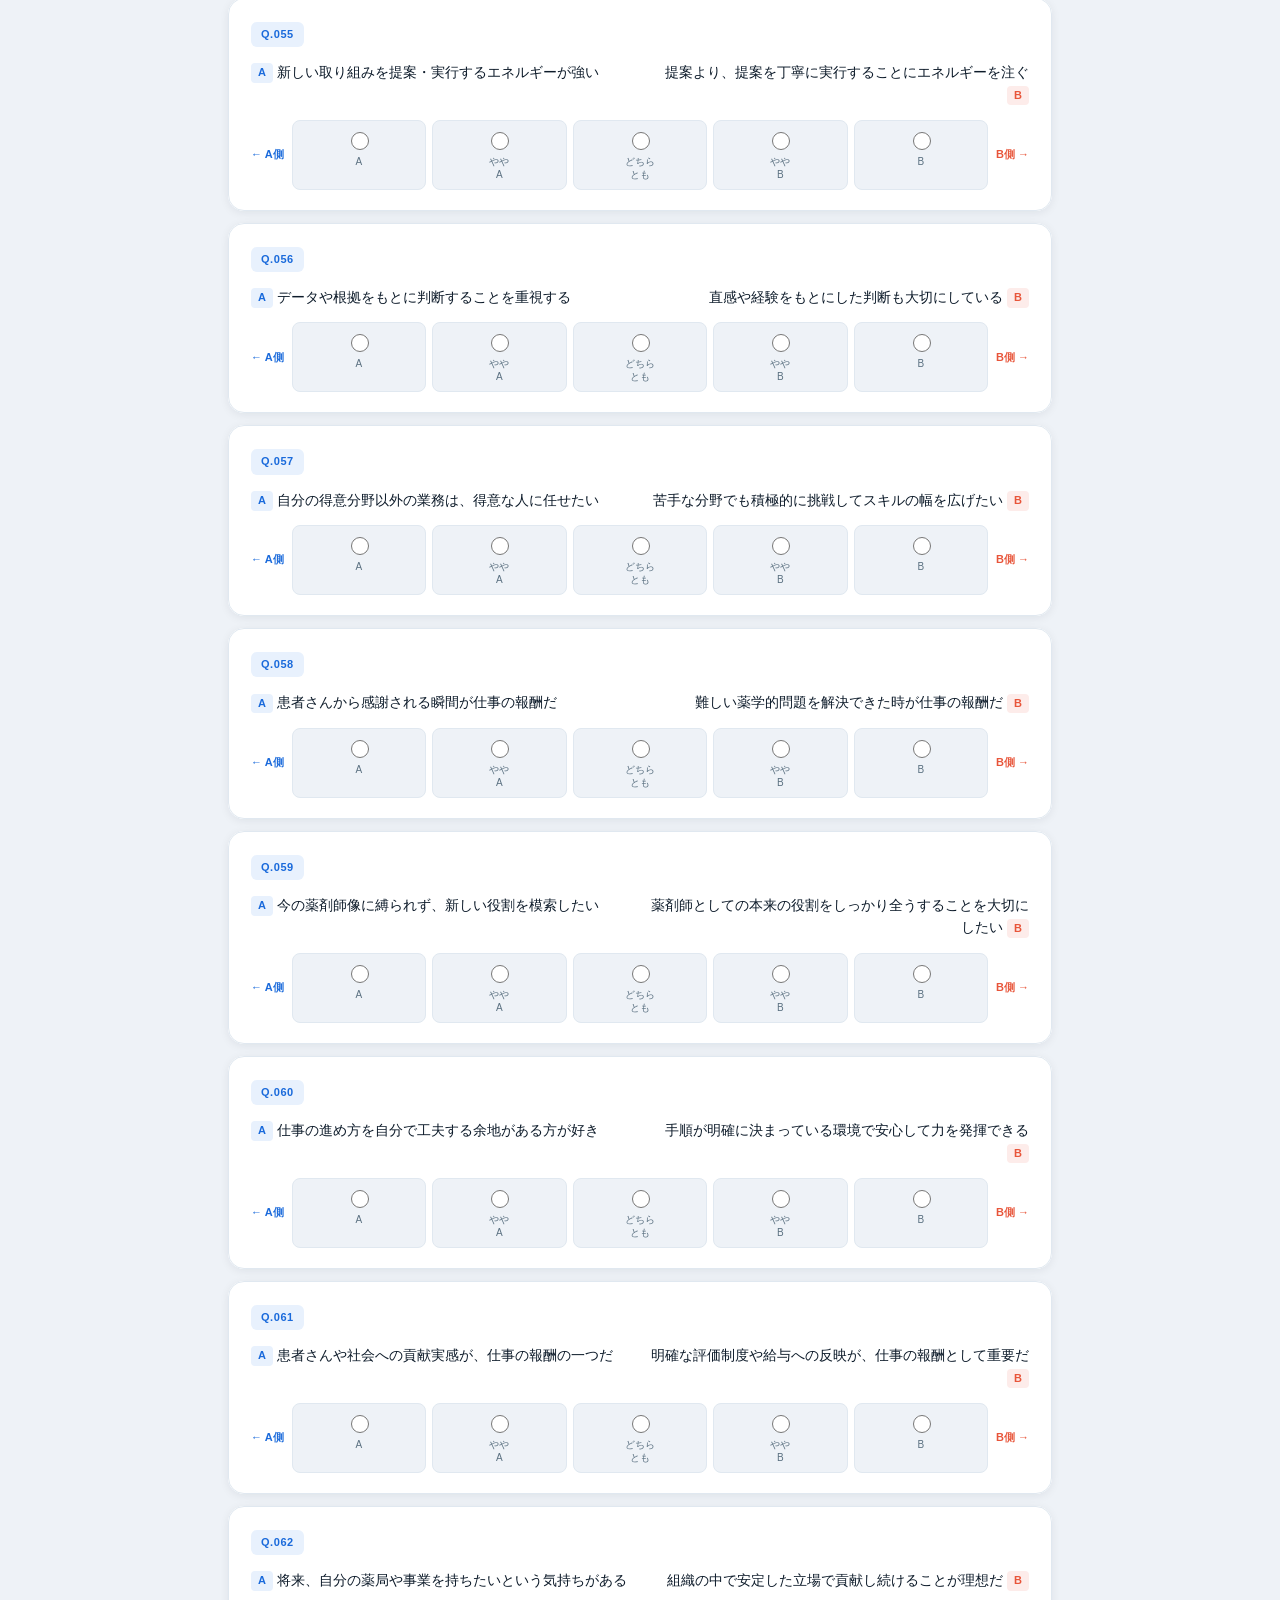
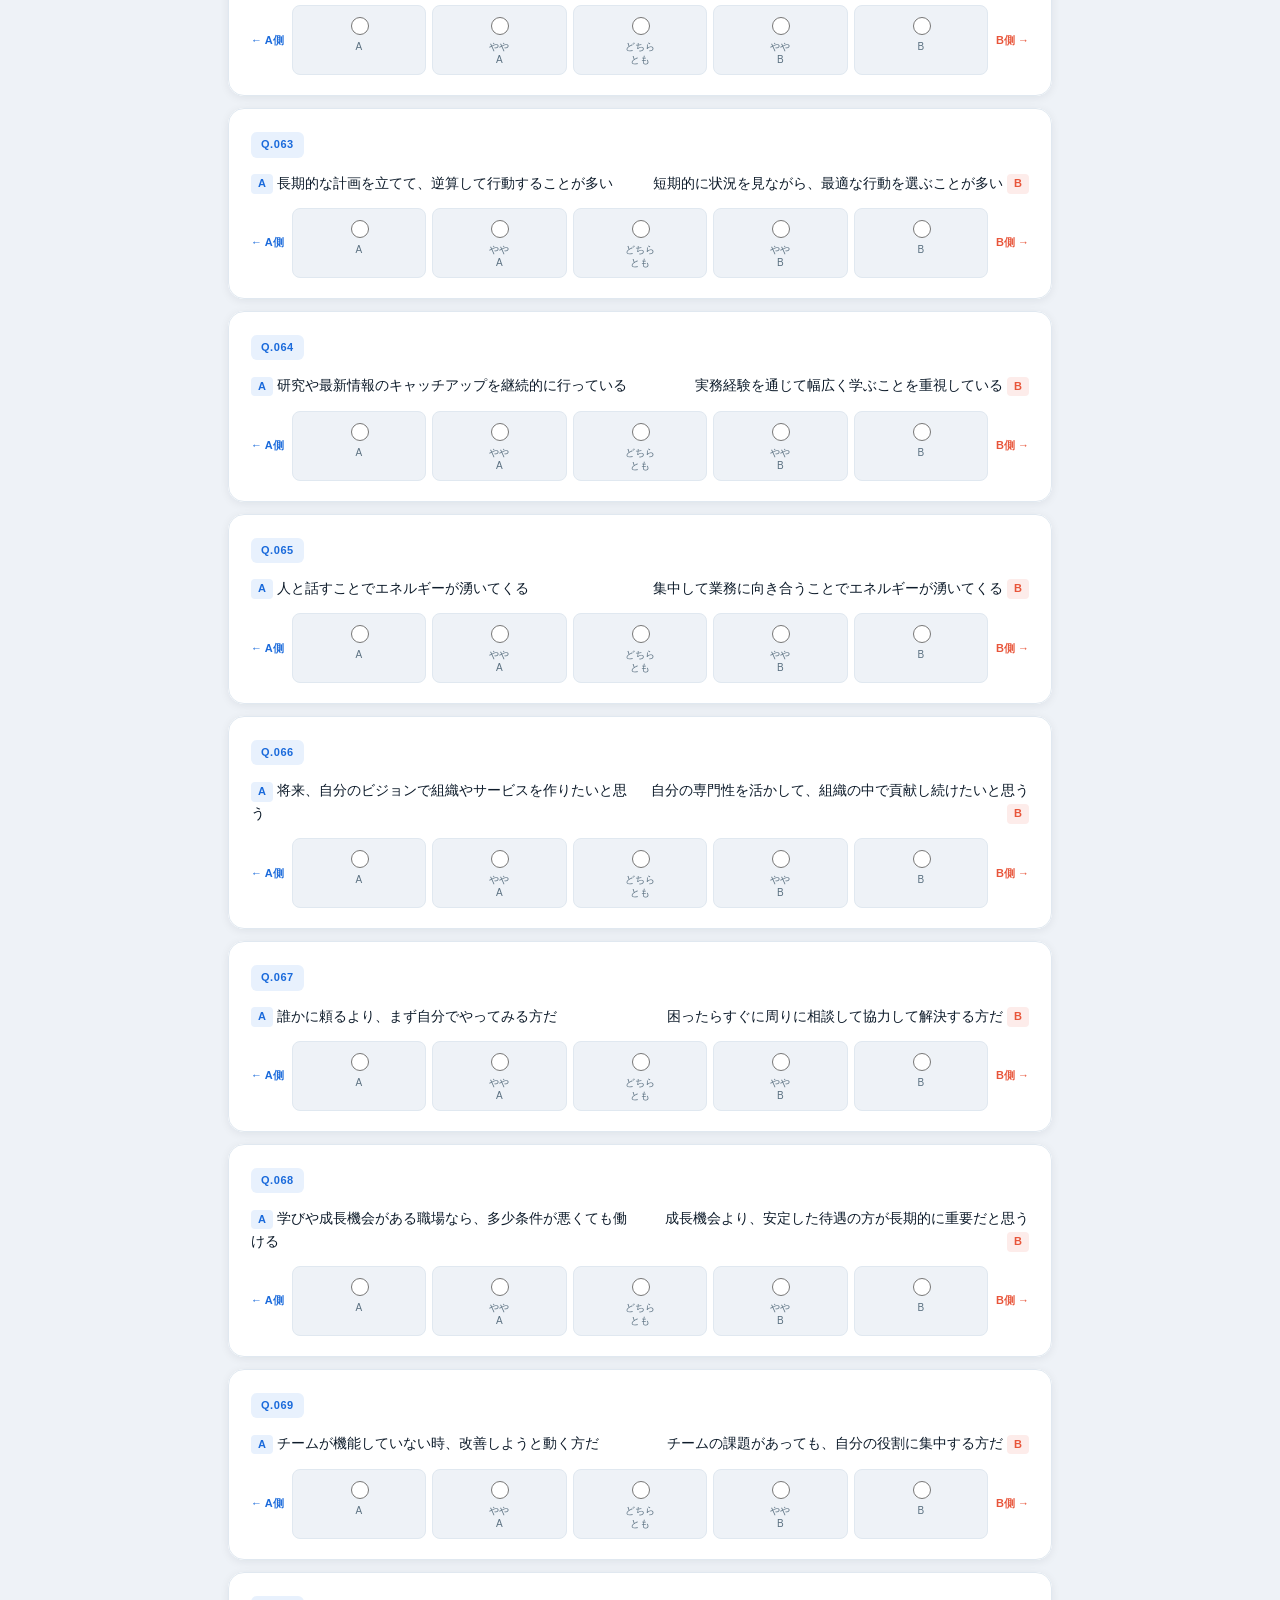
<file: comprehensive/index.html>
<!doctype html>
<html lang="ja">
  <head>
    <meta charset="utf-8" />
    <meta name="viewport" content="width=device-width, initial-scale=1" />
    <title>薬剤師キャリア総合診断 | Ful Force</title>
    <meta name="description" content="91問・7軸・レーダーチャートで、あなたの薬剤師としての本質的なキャリア適性を診断します。" />
    <link rel="stylesheet" href="./style.css" />
  </head>
  <body>
    <div id="toast" class="toast"></div>

    <main class="page-shell">

      <!-- HERO -->
      <section class="hero" id="top">
        <div class="brand-row">
          <div class="brand-badge">FF</div>
          <div>
            <p class="brand-name">Ful Force（フルフォース）</p>
            <p class="brand-note">薬剤師特化キャリアコーチング</p>
          </div>
        </div>

        <div class="hero-grid">
          <div class="hero-copy">
            <p class="hero-chip">Comprehensive Career Diagnosis</p>
            <h1>薬剤師<br>キャリア<br>総合診断</h1>
            <p class="hero-sub">7つの軸・91問で、あなたのキャリアの本質的な適性をレーダーチャートで可視化します。</p>
            <a class="start-btn" href="#diagnosis">診断を開始する →</a>
          </div>

          <div class="hero-stats">
            <div class="hero-stat"><span class="hero-stat-num">91</span><span class="hero-stat-label">Questions</span></div>
            <div class="hero-stat"><span class="hero-stat-num">7</span><span class="hero-stat-label">測定軸</span></div>
            <div class="hero-stat"><span class="hero-stat-num">15分</span><span class="hero-stat-label">所要時間</span></div>
            <div class="hero-stat"><span class="hero-stat-num">Free</span><span class="hero-stat-label">無料</span></div>
            <div class="hero-stat wide"><p>「こうあるべき」ではなく「実際の自分」を基準に。直感で選ぶことが大切です。</p></div>
          </div>
        </div>
      </section>

      <!-- 7軸 -->
      <section class="card-section" id="axes">
        <p class="section-chip">7 Measurement Axes</p>
        <h2>測定する7つの軸</h2>
        <div class="axis-grid">
          <div class="axis-item"><span class="axis-num">01</span><span class="axis-name-bold">専門追求</span><span class="axis-vs">↔</span><span class="axis-opp">幅広探求</span></div>
          <div class="axis-item"><span class="axis-num">02</span><span class="axis-name-bold">対人重視</span><span class="axis-vs">↔</span><span class="axis-opp">業務重視</span></div>
          <div class="axis-item"><span class="axis-num">03</span><span class="axis-name-bold">変化志向</span><span class="axis-vs">↔</span><span class="axis-opp">安定志向</span></div>
          <div class="axis-item"><span class="axis-num">04</span><span class="axis-name-bold">自律型</span><span class="axis-vs">↔</span><span class="axis-opp">協調型</span></div>
          <div class="axis-item"><span class="axis-num">05</span><span class="axis-name-bold">内発動機</span><span class="axis-vs">↔</span><span class="axis-opp">外発動機</span></div>
          <div class="axis-item"><span class="axis-num">06</span><span class="axis-name-bold">リード型</span><span class="axis-vs">↔</span><span class="axis-opp">サポート型</span></div>
          <div class="axis-item"><span class="axis-num">07</span><span class="axis-name-bold">計画型</span><span class="axis-vs">↔</span><span class="axis-opp">即興型</span></div>
        </div>
      </section>

      <!-- 進捗バー（スティッキー） -->
      <div class="progress-section" id="progressSection">
        <div class="progress-row">
          <span class="progress-label" id="progressText">0 / 91 回答済み</span>
          <span class="progress-pct" id="progressPct">0%</span>
        </div>
        <div class="progress-track">
          <div class="progress-fill" id="progressBar" style="width:0%"></div>
        </div>
        <div class="milestone-row">
          <span class="ms-mark" id="ms0">0</span>
          <span class="ms-mark" id="ms25">25問</span>
          <span class="ms-mark" id="ms50">50問</span>
          <span class="ms-mark" id="ms75">75問</span>
          <span class="ms-mark" id="ms105">完了</span>
        </div>
      </div>

      <!-- 診断フォーム -->
      <div class="quiz-wrap" id="diagnosis">
        <form id="quizForm" class="quiz-form"></form>
        <div class="form-actions">
          <button class="submit-btn" type="button" id="showResultButton">結果を見る →</button>
          <button class="reset-btn" type="button" id="resetButton">リセット</button>
        </div>
        <p class="error-msg" id="errorMessage" role="alert"></p>
      </div>

      <!-- 結果 -->
      <section class="result-wrap" id="result" hidden>
        <div class="result-hero-card">
          <p class="result-chip">// Your Career Profile</p>
          <h2 class="result-title" id="resultTitle"></h2>
          <p class="result-desc" id="resultProfile"></p>
        </div>
        <div class="result-body-card" id="resultBody"></div>
      </section>

      <!-- CTA -->
      <div class="cta-card" id="ctaSection" hidden>
        <p class="section-chip">Next Step</p>
        <h3>この結果を持って、無料面談へ</h3>
        <p>レーダーチャートを一緒に読み解きながら、あなたのキャリアを逆算設計しましょう。<br>面談は完全無料・勧誘なし。</p>
        <div class="cta-btns">
          <a class="timerex-btn" href="https://liff.line.me/2009987787-j5vYDRkV?form=ff-mendan-form-001" target="_blank" rel="noopener">
            無料キャリア面談を予約
            <span>日程を選ぶ</span>
          </a>
        </div>
        <p class="cta-note">面談では診断結果をもとに、キャリアの棚卸しから始めます。</p>
      </div>

      <div class="closing-card">
        <p>どの軸に強みがあっても優劣ではありません。Ful Forceでは、このレーダーチャートを出発点に、あなたの人生のゴールから逆算したキャリアを一緒に設計します。</p>
        <p>この診断は、自己理解と思考整理のためのセルフケアコンテンツです。専門的なキャリアアドバイスは面談でご提供します。</p>
      </div>
    </main>

    <script src="./script.js"></script>
  </body>
</html>
</file>
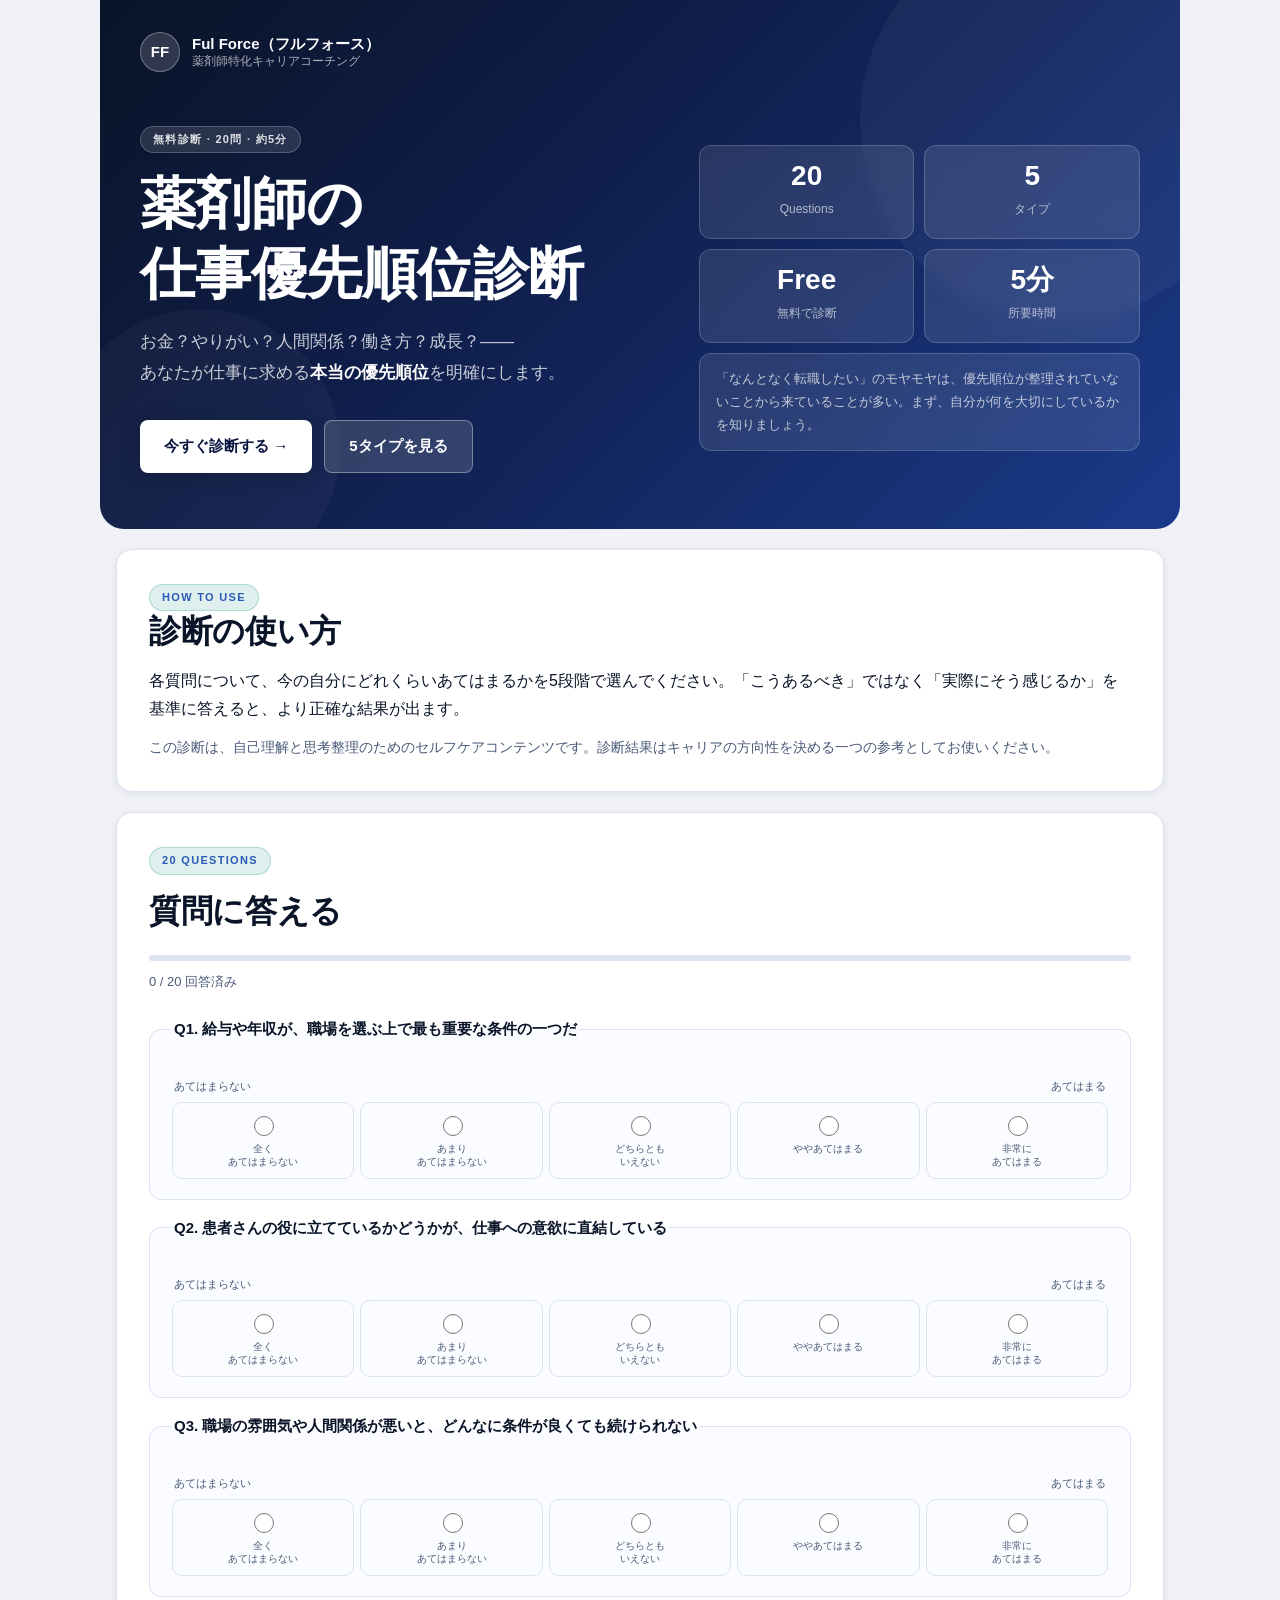
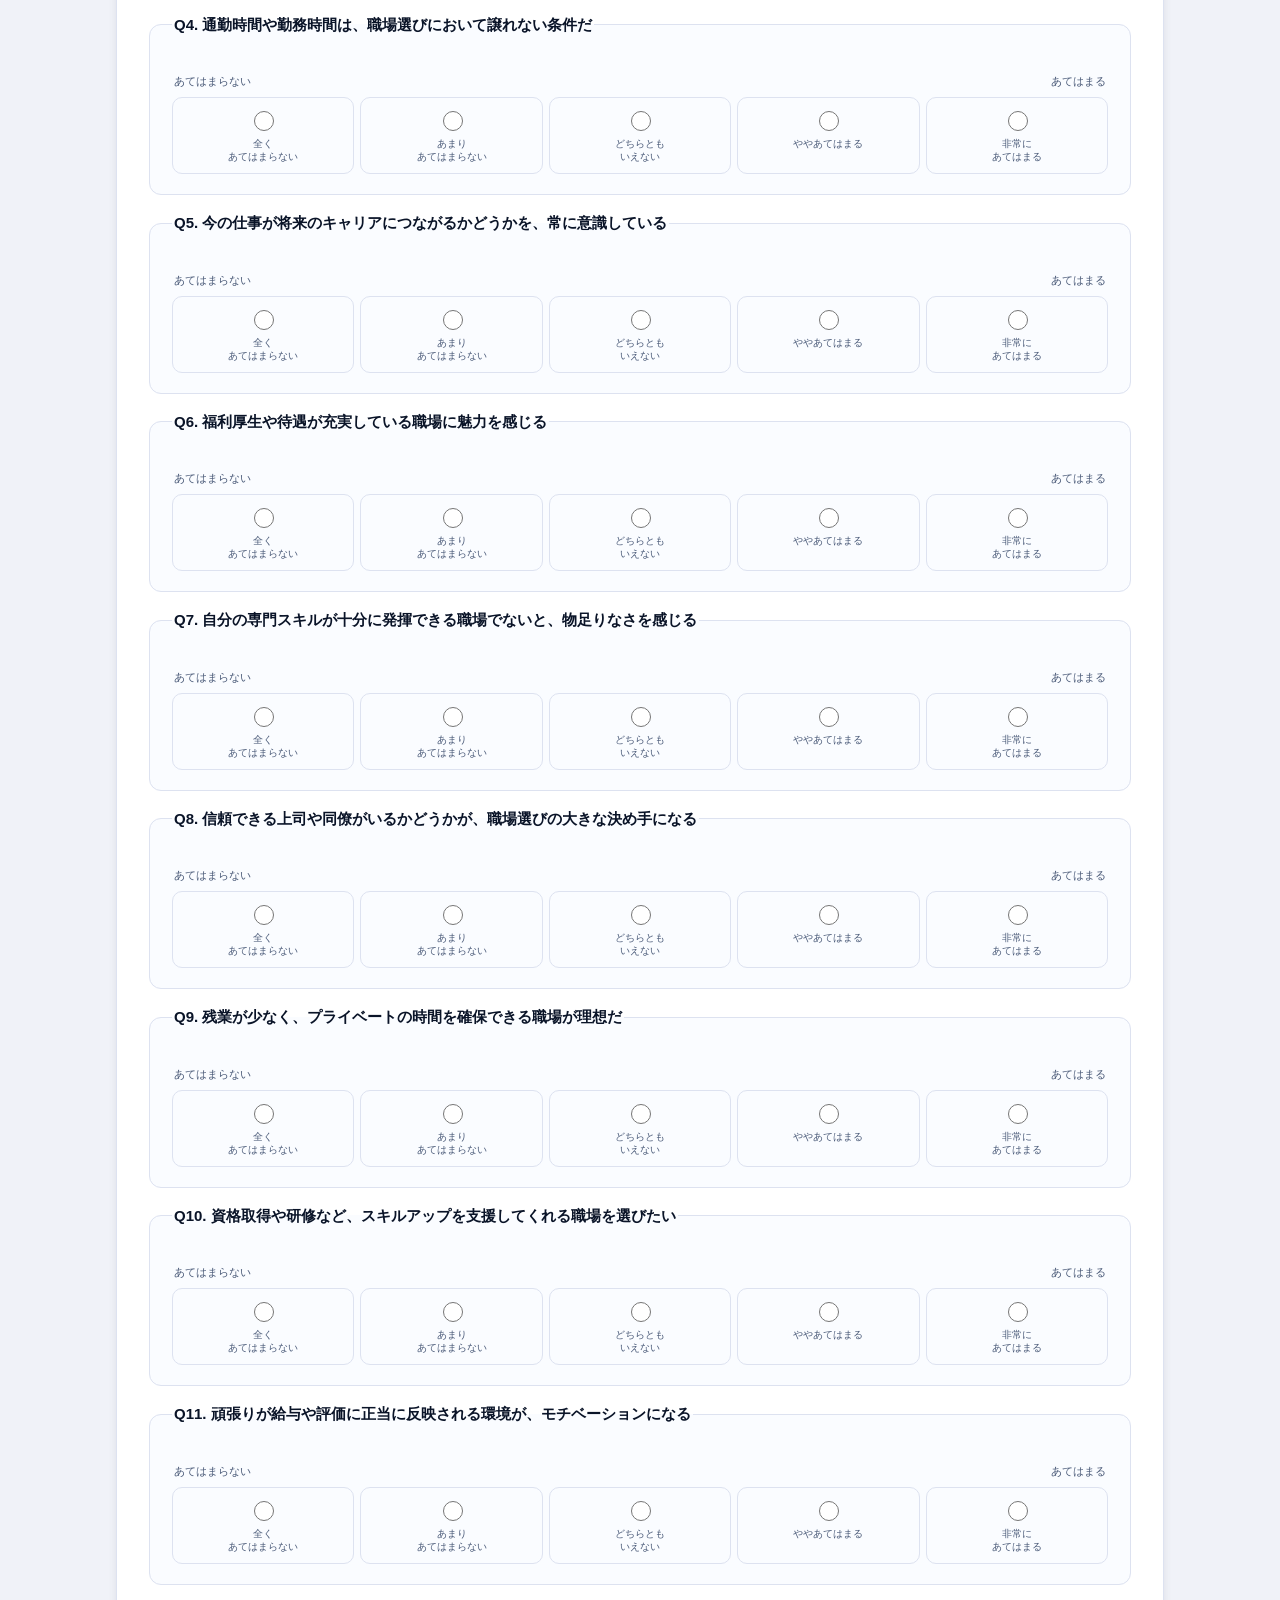
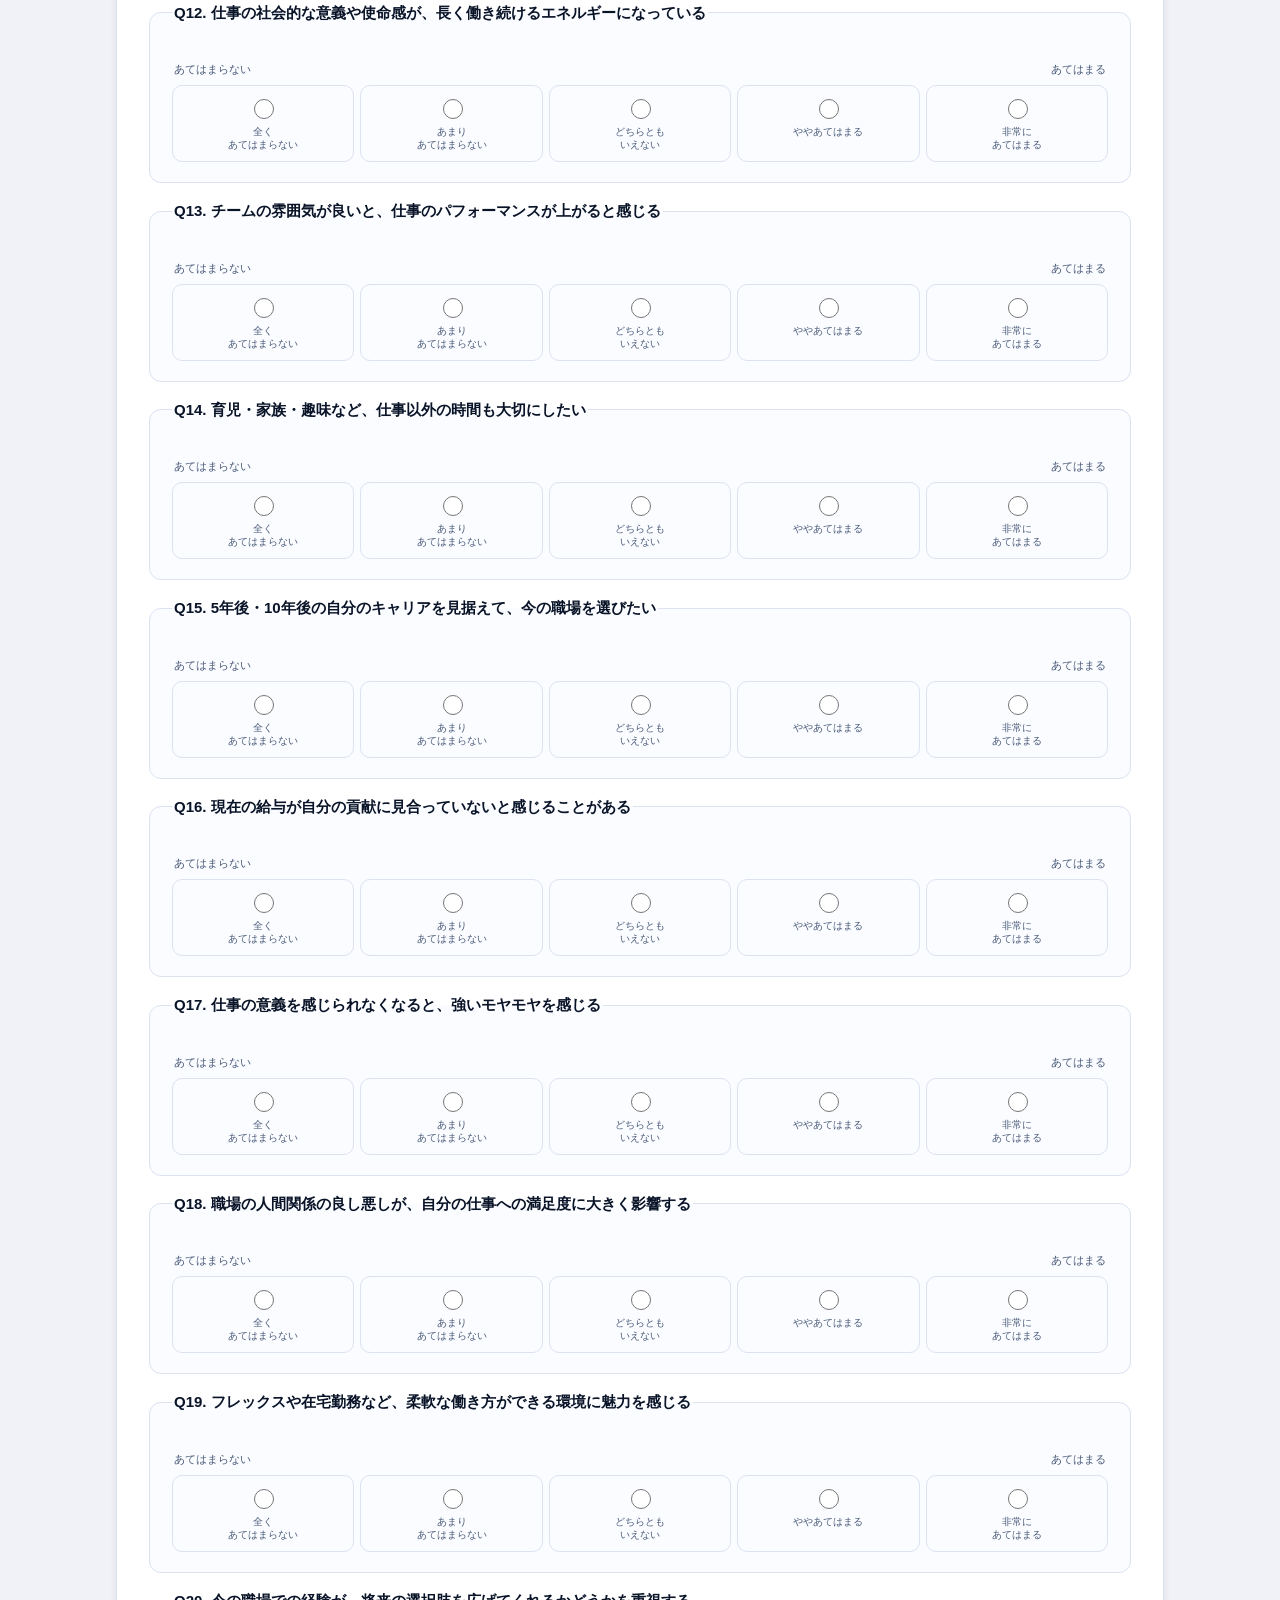
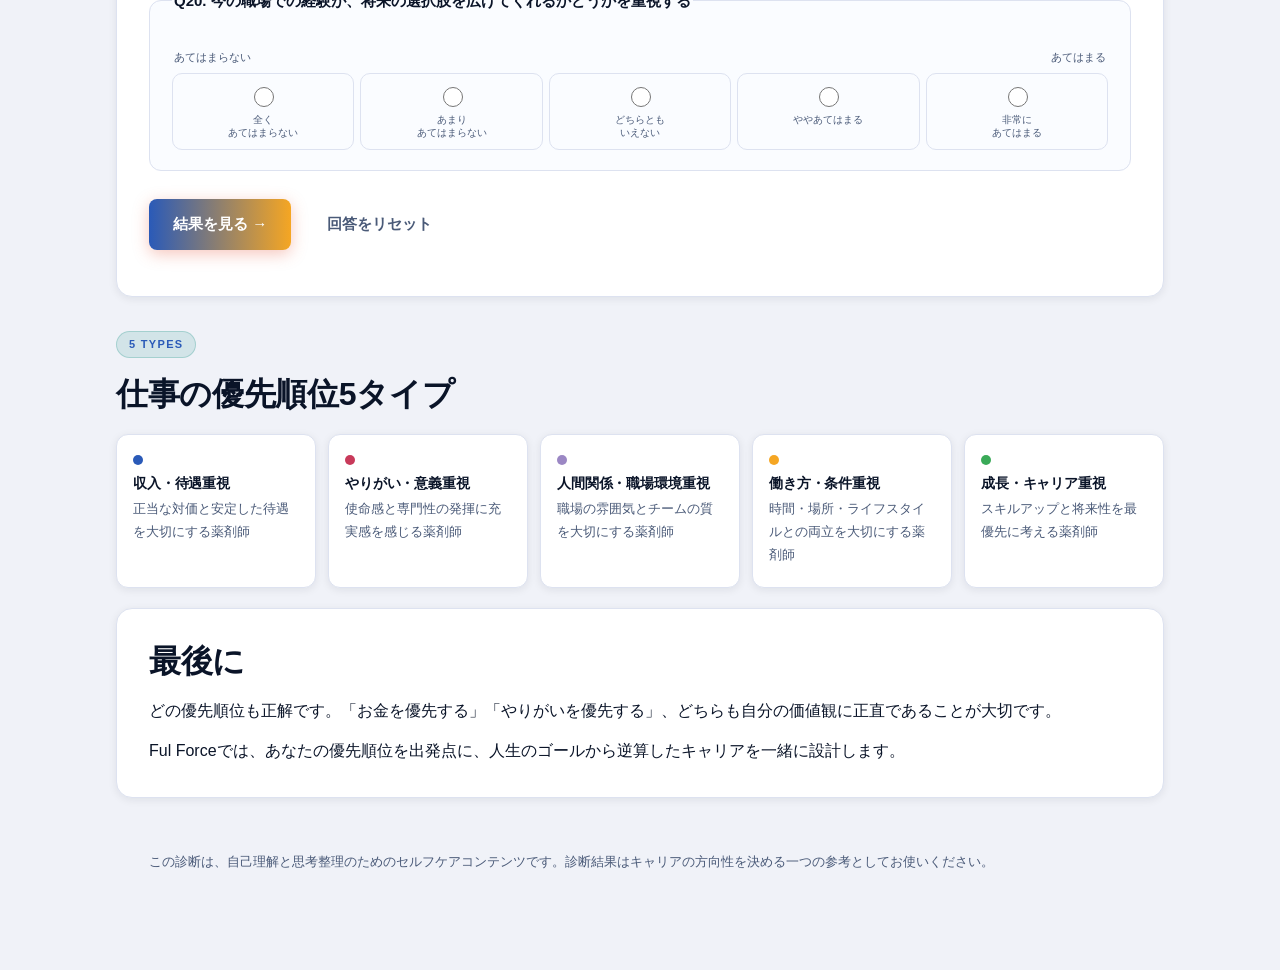
<file: priority/index.html>
<!doctype html>
<html lang="ja">
  <head>
    <meta charset="utf-8" />
    <meta name="viewport" content="width=device-width, initial-scale=1" />
    <title>薬剤師の仕事優先順位診断 | Ful Force</title>
    <meta name="description" content="20問に答えるだけで、あなたが薬剤師として仕事に求める優先順位タイプがわかります。無料。" />
    <link rel="stylesheet" href="./style.css" />
    <style>
      .ff-cta-section {
        background: var(--surface);
        border: 1px solid var(--line);
        border-radius: 16px;
        box-shadow: var(--shadow-md);
        margin: 20px 16px 0;
        padding: 36px;
        text-align: center;
      }
      .ff-cta-section .eyebrow { color: var(--teal); background: rgba(26,58,138,0.08); border-color: rgba(26,58,138,0.2); }
      .ff-cta-section h3 { font-size: 22px; margin: 0 0 8px; }
      .ff-cta-section > p { color: var(--muted); margin: 0 0 12px; font-size: 15px; line-height: 1.8; }
      .coaching-message {
        background: linear-gradient(135deg, #f0f4ff, #f8f4ff);
        border: 1px solid var(--line);
        border-left: 4px solid var(--teal);
        border-radius: 0 10px 10px 0;
        padding: 16px 20px;
        margin: 0 0 28px;
        font-size: 15px;
        color: var(--ink);
        text-align: left;
        line-height: 1.8;
      }
      .ff-cta-buttons {
        display: grid;
        grid-template-columns: 1fr 1fr;
        gap: 14px;
        max-width: 600px;
        margin: 0 auto;
      }
      .timerex-button {
        min-height: 54px;
        border-radius: 10px;
        border: none;
        cursor: pointer;
        display: inline-flex;
        flex-direction: column;
        align-items: center;
        justify-content: center;
        padding: 12px 20px;
        text-decoration: none;
        font-weight: 800;
        font-size: 15px;
        background: var(--grad-hero);
        color: #fff;
        box-shadow: 0 4px 16px rgba(26,58,138,0.35);
        transition: transform 0.15s ease, box-shadow 0.15s ease;
        line-height: 1.3;
      }
      .timerex-button span { font-size: 11px; font-weight: 500; opacity: 0.85; margin-top: 2px; }
      .timerex-button:hover { transform: translateY(-2px); box-shadow: 0 8px 24px rgba(26,58,138,0.45); }
      .ff-note { margin-top: 16px; font-size: 13px; color: var(--muted); }
      @media (max-width: 560px) {
        .ff-cta-buttons { grid-template-columns: 1fr; }
        .ff-cta-section { margin-left: 8px; margin-right: 8px; padding: 24px 16px; }
      }
    </style>
  </head>
  <body>
    <main class="page-shell">

      <section class="hero" id="top">
        <div class="brand-row">
          <div class="brand-fallback" style="display:inline-flex; background:rgba(255,255,255,0.15); border:1px solid rgba(255,255,255,0.3);" aria-hidden="true">FF</div>
          <div>
            <p class="brand-name">Ful Force（フルフォース）</p>
            <p class="brand-note">薬剤師特化キャリアコーチング</p>
          </div>
        </div>
        <div class="hero-grid">
          <div class="hero-copy">
            <p class="eyebrow">無料診断 · 20問 · 約5分</p>
            <h1>薬剤師の<br>仕事優先順位診断</h1>
            <p class="lead">
              お金？やりがい？人間関係？働き方？成長？——<br>
              あなたが仕事に求める<strong style="color:#fff;">本当の優先順位</strong>を明確にします。
            </p>
            <div class="hero-actions">
              <a class="primary-button" href="#diagnosis">今すぐ診断する →</a>
              <a class="secondary-button" href="#types">5タイプを見る</a>
            </div>
          </div>
          <div class="hero-panel" aria-label="診断の概要">
            <div class="hero-stat"><span class="hero-stat-num">20</span><span class="hero-stat-label">Questions</span></div>
            <div class="hero-stat"><span class="hero-stat-num">5</span><span class="hero-stat-label">タイプ</span></div>
            <div class="hero-stat"><span class="hero-stat-num">Free</span><span class="hero-stat-label">無料で診断</span></div>
            <div class="hero-stat"><span class="hero-stat-num">5分</span><span class="hero-stat-label">所要時間</span></div>
            <div class="hero-stat wide">
              <p>「なんとなく転職したい」のモヤモヤは、優先順位が整理されていないことから来ていることが多い。まず、自分が何を大切にしているかを知りましょう。</p>
            </div>
          </div>
        </div>
      </section>

      <section class="intro">
        <p class="eyebrow">How to use</p>
        <h2>診断の使い方</h2>
        <p>各質問について、今の自分にどれくらいあてはまるかを5段階で選んでください。「こうあるべき」ではなく「実際にそう感じるか」を基準に答えると、より正確な結果が出ます。</p>
        <p class="note">この診断は、自己理解と思考整理のためのセルフケアコンテンツです。診断結果はキャリアの方向性を決める一つの参考としてお使いください。</p>
      </section>

      <section class="diagnosis" id="diagnosis">
        <div class="section-heading">
          <p class="eyebrow">20 Questions</p>
          <h2>質問に答える</h2>
        </div>
        <div class="progress-wrap" aria-hidden="true">
          <div class="progress-bar" id="progressBar"></div>
        </div>
        <p class="progress-text" id="progressText">0 / 20 回答済み</p>
        <form id="quizForm" class="quiz-form"></form>
        <div class="form-actions">
          <button class="primary-button" type="button" id="showResultButton">結果を見る →</button>
          <button class="text-button" type="button" id="resetButton">回答をリセット</button>
        </div>
        <p class="error-message" id="errorMessage" role="alert"></p>
      </section>

      <section class="result-section" id="result" hidden>
        <div class="result-card">
          <div class="result-hero">
            <p class="eyebrow">Result</p>
            <h2 id="resultTitle"></h2>
            <p class="result-tagline" id="resultTagline"></p>
          </div>
          <div class="result-body">
            <p id="resultLead" class="result-lead"></p>
            <div class="score-list" id="scoreList" aria-label="タイプ別スコア"></div>
            <div class="result-divider"></div>
            <p style="font-size: 13px; color: var(--muted); margin: 0;">この優先順位を活かしたキャリア設計を、無料面談で一緒に整理しませんか？</p>
          </div>
        </div>
      </section>

      <!-- CTA：無料面談誘導 -->
      <section class="ff-cta-section" id="ctaSection" hidden>
        <p class="eyebrow">Next Step</p>
        <h3>「<span id="ctaTypeName"></span>」のあなたへ</h3>
        <p>優先順位がわかったら、次は「その優先順位を満たせるキャリアを設計すること」です。<br>「この私は、どうしたらいいのか？」——一緒に考えましょう。</p>
        <p class="coaching-message" id="resultCoaching"></p>
        <div class="ff-cta-buttons">
          <a class="timerex-button" href="https://timerex.net/s/naoto.kaneko1417_aebe/90300f84" target="_blank" rel="noopener">
            無料キャリア面談を予約する
            <span>Timerexで日程を選ぶ</span>
          </a>
          <a class="line-button" href="https://lin.ee/TiwZWbn" target="_blank" rel="noopener" style="min-height:54px; flex-direction:column; gap:2px;">
            まずはLINEで相談する
            <span style="font-size:11px; font-weight:500; opacity:0.85;">気軽にメッセージを送る</span>
          </a>
        </div>
        <p class="ff-note">面談は完全無料・勧誘なし。あなたのキャリアの棚卸しだけでも大歓迎です。</p>
      </section>

      <section class="types" id="types">
        <div class="section-heading-outer">
          <p class="eyebrow">5 Types</p>
          <h2>仕事の優先順位5タイプ</h2>
        </div>
        <div class="type-grid" id="typeGrid"></div>
      </section>

      <section class="closing">
        <h2>最後に</h2>
        <p>どの優先順位も正解です。「お金を優先する」「やりがいを優先する」、どちらも自分の価値観に正直であることが大切です。</p>
        <p>Ful Forceでは、あなたの優先順位を出発点に、人生のゴールから逆算したキャリアを一緒に設計します。</p>
      </section>

      <footer class="footer">
        <p>この診断は、自己理解と思考整理のためのセルフケアコンテンツです。診断結果はキャリアの方向性を決める一つの参考としてお使いください。</p>
      </footer>
    </main>
    <script src="./script.js"></script>
  </body>
</html>
</file>
<file: aptitude/style.css>
:root {
  --ink: #2a0a14;
  --muted: #7a4a58;
  --paper: #faf0f3;
  --surface: #ffffff;
  --teal-dark: #4a0a1a;
  --teal: #a01a3a;
  --teal-light: #c83a5a;
  --coral: #e85d42;
  --coral-light: #f07a63;
  --gold: #f5a623;
  --line: #f0dde2;
  --shadow-sm: 0 2px 8px rgba(42, 10, 20, 0.08);
  --shadow-md: 0 8px 32px rgba(42, 10, 20, 0.12);
  --shadow-lg: 0 20px 60px rgba(42, 10, 20, 0.18);
  --grad-hero: linear-gradient(135deg, #2a0a14 0%, #4a0a24 40%, #7a1a3a 100%);
  --grad-accent: linear-gradient(90deg, var(--teal-light), var(--coral));
}

* { box-sizing: border-box; }
html { scroll-behavior: smooth; }

body {
  margin: 0;
  background: var(--paper);
  color: var(--ink);
  font-family: -apple-system, BlinkMacSystemFont, "Hiragino Sans", "Noto Sans JP", "Yu Gothic", sans-serif;
  line-height: 1.75;
}

button, input, select { font: inherit; }

.page-shell {
  width: 100%;
  max-width: 1080px;
  margin: 0 auto;
  padding: 0 0 64px;
}

/* ===== HERO ===== */
.hero {
  background: var(--grad-hero);
  color: #fff;
  padding: 32px 40px 56px;
  position: relative;
  overflow: hidden;
  border-radius: 0 0 24px 24px;
}

.hero::before {
  content: "";
  position: absolute;
  top: -80px; right: -80px;
  width: 400px; height: 400px;
  border-radius: 50%;
  background: rgba(255,255,255,0.04);
  pointer-events: none;
}

.hero::after {
  content: "";
  position: absolute;
  bottom: -60px; left: -40px;
  width: 280px; height: 280px;
  border-radius: 50%;
  background: rgba(255,255,255,0.03);
  pointer-events: none;
}

.brand-row {
  display: flex;
  align-items: center;
  gap: 12px;
  position: relative;
  z-index: 1;
}

.brand-icon,
.brand-fallback {
  width: 40px; height: 40px;
  border-radius: 50%;
}

.brand-icon { object-fit: cover; }

.brand-fallback {
  display: none;
  align-items: center;
  justify-content: center;
  background: rgba(255,255,255,0.2);
  color: #fff;
  font-weight: 800;
  font-size: 15px;
  border: 1px solid rgba(255,255,255,0.3);
}

.brand-icon[hidden] + .brand-fallback { display: inline-flex; }

.brand-name { margin: 0; font-weight: 700; font-size: 15px; color: #fff; line-height: 1.3; }
.brand-note { margin: 0; font-size: 12px; color: rgba(255,255,255,0.65); line-height: 1.4; }

.hero-grid {
  display: grid;
  grid-template-columns: 1fr minmax(260px, 0.85fr);
  gap: 40px;
  align-items: center;
  margin-top: 52px;
  position: relative;
  z-index: 1;
}

.eyebrow {
  display: inline-block;
  font-size: 11px;
  font-weight: 700;
  letter-spacing: 0.12em;
  text-transform: uppercase;
  color: var(--teal-light);
  background: rgba(77,168,160,0.18);
  border: 1px solid rgba(77,168,160,0.35);
  border-radius: 999px;
  padding: 3px 12px;
  margin: 0 0 16px;
}

.hero .eyebrow { color: rgba(255,255,255,0.85); background: rgba(255,255,255,0.12); border-color: rgba(255,255,255,0.2); }

h1, h2, h3 { letter-spacing: -0.01em; line-height: 1.25; }

h1 {
  margin: 0 0 18px;
  font-size: clamp(32px, 5.5vw, 56px);
  font-weight: 900;
  color: #fff;
}

h2 { margin: 0 0 16px; font-size: clamp(22px, 3.5vw, 32px); font-weight: 800; }
h3 { margin: 0 0 10px; font-size: 17px; font-weight: 700; }

.lead {
  margin: 0;
  font-size: 17px;
  color: rgba(255,255,255,0.78);
  line-height: 1.8;
}

.hero-actions {
  display: flex;
  flex-wrap: wrap;
  gap: 12px;
  margin-top: 32px;
}

.form-actions {
  display: flex;
  flex-wrap: wrap;
  gap: 12px;
  margin-top: 28px;
}

/* Buttons */
.primary-button,
.secondary-button,
.text-button,
.note-button {
  min-height: 48px;
  border-radius: 8px;
  border: none;
  cursor: pointer;
  display: inline-flex;
  align-items: center;
  justify-content: center;
  gap: 6px;
  padding: 12px 24px;
  text-decoration: none;
  font-weight: 700;
  font-size: 15px;
  transition: transform 0.15s ease, box-shadow 0.15s ease, opacity 0.15s ease;
}

.primary-button {
  background: var(--grad-accent);
  color: #fff;
  box-shadow: 0 4px 16px rgba(229,93,66,0.35);
}

.hero .primary-button {
  background: #fff;
  color: var(--teal-dark);
  box-shadow: 0 4px 20px rgba(0,0,0,0.2);
}

.secondary-button {
  background: rgba(255,255,255,0.15);
  border: 1px solid rgba(255,255,255,0.35);
  color: #fff;
  backdrop-filter: blur(4px);
}

.text-button {
  background: transparent;
  color: var(--muted);
  font-weight: 600;
}

.note-button {
  background: var(--coral);
  color: #fff;
  box-shadow: 0 4px 16px rgba(232,93,66,0.4);
  font-size: 15px;
  padding: 14px 28px;
}

.primary-button:hover,
.note-button:hover {
  transform: translateY(-2px);
  box-shadow: 0 8px 24px rgba(229,93,66,0.45);
}

.hero .primary-button:hover {
  box-shadow: 0 8px 28px rgba(0,0,0,0.28);
  transform: translateY(-2px);
}

.secondary-button:hover { background: rgba(255,255,255,0.25); transform: translateY(-1px); }
.text-button:hover { color: var(--ink); }

/* Hero stat cards */
.hero-panel {
  display: grid;
  grid-template-columns: 1fr 1fr;
  gap: 10px;
}

.hero-stat {
  background: rgba(255,255,255,0.1);
  border: 1px solid rgba(255,255,255,0.18);
  border-radius: 12px;
  padding: 16px;
  backdrop-filter: blur(8px);
  text-align: center;
}

.hero-stat-num {
  display: block;
  font-size: 28px;
  font-weight: 900;
  color: #fff;
  line-height: 1;
  margin-bottom: 4px;
}

.hero-stat-label {
  font-size: 12px;
  color: rgba(255,255,255,0.65);
}

.hero-stat.wide {
  grid-column: 1 / -1;
  text-align: left;
  padding: 14px 16px;
}

.hero-stat.wide p { margin: 0; font-size: 13px; color: rgba(255,255,255,0.72); }

/* ===== CONTENT SECTIONS ===== */
.intro,
.diagnosis,
.closing,
.footer {
  background: var(--surface);
  border: 1px solid var(--line);
  border-radius: 16px;
  box-shadow: var(--shadow-sm);
  margin: 20px 16px 0;
  padding: 32px;
}

.intro p, .closing p, .footer p { margin: 0; }
.intro p + p, .closing p + p { margin-top: 12px; }
.note { color: var(--muted); font-size: 14px; }

/* Progress */
.section-heading { margin-bottom: 24px; }

.progress-wrap {
  height: 6px;
  background: var(--line);
  border-radius: 999px;
  overflow: hidden;
}

.progress-bar {
  width: 0%;
  height: 100%;
  background: var(--grad-accent);
  transition: width 0.3s ease;
  border-radius: 999px;
}

.progress-text {
  color: var(--muted);
  font-size: 13px;
  margin-top: 10px;
}

/* Quiz */
.quiz-form {
  display: grid;
  gap: 16px;
  margin-top: 24px;
}

.question-card {
  border: 1.5px solid var(--line);
  border-radius: 12px;
  padding: 20px 22px;
  background: #fafcff;
  margin: 0;
  transition: border-color 0.2s ease;
}

.question-card:has(input:checked) {
  border-color: var(--teal-light);
  background: #f4fbfa;
}

.question-title {
  margin: 0 0 16px;
  font-weight: 700;
  font-size: 15px;
  line-height: 1.55;
  color: var(--ink);
}

.likert-wrap { display: grid; gap: 6px; }

.likert-labels {
  display: flex;
  justify-content: space-between;
  font-size: 11px;
  color: var(--muted);
  padding: 0 2px;
}

.likert-options {
  display: grid;
  grid-template-columns: repeat(5, 1fr);
  gap: 6px;
}

.likert-option {
  display: flex;
  flex-direction: column;
  align-items: center;
  gap: 6px;
  padding: 10px 4px;
  border: 1.5px solid var(--line);
  border-radius: 10px;
  cursor: pointer;
  transition: border-color 0.15s, background 0.15s;
}

.likert-option:has(input:checked) {
  border-color: var(--teal);
  background: linear-gradient(135deg, #e8f5f4, #f0fbfa);
}

.likert-option input[type="radio"] {
  width: 20px; height: 20px;
  accent-color: var(--teal);
  cursor: pointer;
}

.likert-option span {
  font-size: 10px;
  color: var(--muted);
  text-align: center;
  line-height: 1.3;
  white-space: pre-line;
}

.likert-option:has(input:checked) span {
  color: var(--teal);
  font-weight: 700;
}

.error-message {
  margin: 14px 0 0;
  color: var(--coral);
  font-weight: 700;
  font-size: 14px;
}

/* ===== RESULT ===== */
.result-section { margin: 20px 16px 0; }

.result-card {
  background: var(--surface);
  border: 1px solid var(--line);
  border-radius: 16px;
  box-shadow: var(--shadow-md);
  overflow: hidden;
}

.result-hero {
  background: var(--grad-hero);
  color: #fff;
  padding: 36px 36px 28px;
}

.result-hero .eyebrow {
  color: rgba(255,255,255,0.8);
  background: rgba(255,255,255,0.12);
  border-color: rgba(255,255,255,0.2);
}

.result-hero h2 {
  color: #fff;
  margin: 0 0 8px;
  font-size: clamp(20px, 3.5vw, 28px);
}

.result-tagline {
  margin: 0;
  font-size: 16px;
  font-weight: 700;
  color: var(--teal-light);
}

.result-body { padding: 28px 36px; }

.result-lead {
  color: var(--muted);
  font-size: 16px;
  margin: 0 0 24px;
  line-height: 1.8;
}

.score-list {
  display: grid;
  gap: 14px;
  margin-bottom: 24px;
}

.score-row {
  display: grid;
  grid-template-columns: minmax(140px, 200px) 1fr 64px;
  gap: 12px;
  align-items: center;
}

.score-label { font-size: 14px; font-weight: 600; }

.score-track {
  height: 8px;
  background: var(--line);
  border-radius: 999px;
  overflow: hidden;
}

.score-fill {
  height: 100%;
  border-radius: 999px;
  background: var(--teal-light);
  transition: width 0.8s cubic-bezier(0.4,0,0.2,1);
}

.score-row.top-type .score-label { color: var(--teal); font-weight: 800; }
.score-row.top-type .score-fill { background: var(--grad-accent); }

.score-num { font-size: 13px; color: var(--muted); text-align: right; }

.result-divider {
  height: 1px;
  background: var(--line);
  margin: 20px 0;
}

/* ===== PAID TEASER ===== */
.paid-teaser {
  background: var(--surface);
  border: 1.5px solid #ffd4cc;
  border-radius: 16px;
  box-shadow: var(--shadow-sm);
  margin: 20px 16px 0;
  padding: 36px;
  text-align: center;
}

.paid-teaser .eyebrow {
  color: var(--coral);
  background: rgba(232,93,66,0.08);
  border-color: rgba(232,93,66,0.25);
}

.paid-teaser h3 { font-size: 22px; margin: 0 0 10px; }

.paid-teaser > p { color: var(--muted); margin: 0 0 24px; font-size: 15px; }

.paid-preview {
  display: grid;
  grid-template-columns: repeat(3, 1fr);
  gap: 12px;
  margin: 0 0 28px;
  text-align: left;
}

.paid-preview-item {
  background: #faf8ff;
  border: 1px solid var(--line);
  border-radius: 12px;
  padding: 16px;
  filter: blur(2.5px);
  user-select: none;
}

.paid-preview-item h3 { font-size: 14px; margin: 0 0 6px; }
.paid-preview-item p { margin: 0; font-size: 13px; color: var(--muted); }

.line-cta {
  display: block;
  margin-top: 16px;
  font-size: 14px;
  color: var(--muted);
}

.line-cta a { color: var(--teal); font-weight: 700; text-decoration: none; }
.line-cta a:hover { text-decoration: underline; }

/* CTA 2分割 */
.cta-split {
  display: grid;
  grid-template-columns: 1fr 1fr;
  gap: 16px;
  margin-top: 24px;
  text-align: left;
}

.cta-card {
  border-radius: 14px;
  padding: 24px;
  display: flex;
  flex-direction: column;
  gap: 12px;
}

.cta-note {
  background: #fff8f4;
  border: 1.5px solid #ffd4cc;
}

.cta-line {
  background: #f0faf8;
  border: 1.5px solid #b8e0da;
}

.cta-badge {
  display: inline-block;
  font-size: 11px;
  font-weight: 700;
  letter-spacing: 0.08em;
  text-transform: uppercase;
  background: var(--coral);
  color: #fff;
  border-radius: 999px;
  padding: 3px 12px;
  margin: 0;
  width: fit-content;
}

.cta-badge-line {
  background: #06c755;
}

.cta-card h3 { font-size: 16px; margin: 0; }
.cta-card > p { margin: 0; font-size: 14px; color: var(--muted); line-height: 1.7; }

.paid-preview-mini {
  display: grid;
  grid-template-columns: 1fr 1fr;
  gap: 8px;
}

.paid-preview-mini .paid-preview-item {
  padding: 10px 12px;
  border-radius: 8px;
}

.paid-preview-mini .paid-preview-item h3 { font-size: 12px; margin: 0 0 4px; }
.paid-preview-mini .paid-preview-item p { font-size: 12px; }

.line-tool-list {
  display: flex;
  flex-wrap: wrap;
  gap: 6px;
}

.line-tool-tag {
  background: rgba(45,122,116,0.1);
  color: var(--teal);
  border: 1px solid rgba(45,122,116,0.2);
  border-radius: 999px;
  padding: 3px 10px;
  font-size: 12px;
  font-weight: 600;
}

.line-button {
  min-height: 46px;
  border-radius: 8px;
  border: none;
  cursor: pointer;
  display: inline-flex;
  align-items: center;
  justify-content: center;
  padding: 11px 22px;
  text-decoration: none;
  font-weight: 700;
  font-size: 15px;
  background: #06c755;
  color: #fff;
  box-shadow: 0 4px 14px rgba(6,199,85,0.35);
  transition: transform 0.15s ease, box-shadow 0.15s ease;
  width: fit-content;
}

.line-button:hover {
  transform: translateY(-2px);
  box-shadow: 0 8px 20px rgba(6,199,85,0.42);
}

/* ===== TYPES ===== */
.types { margin: 32px 16px 0; }

.section-heading-outer { margin-bottom: 20px; }

.type-grid {
  display: grid;
  grid-template-columns: repeat(5, 1fr);
  gap: 12px;
}

.type-card {
  background: var(--surface);
  border: 1px solid var(--line);
  border-radius: 12px;
  padding: 20px 16px;
  box-shadow: var(--shadow-sm);
  transition: transform 0.15s, box-shadow 0.15s;
}

.type-card:hover {
  transform: translateY(-2px);
  box-shadow: var(--shadow-md);
}

.type-dot {
  width: 10px; height: 10px;
  border-radius: 50%;
  margin-bottom: 10px;
}

.type-card h3 { font-size: 14px; margin: 0 0 6px; }
.type-card p { margin: 0; color: var(--muted); font-size: 13px; }

.footer {
  box-shadow: none;
  color: var(--muted);
  font-size: 13px;
  background: transparent;
  border-color: transparent;
}

/* ===== RESPONSIVE ===== */
@media (max-width: 860px) {
  .hero { padding: 24px 20px 44px; border-radius: 0 0 16px 16px; }

  .hero-grid {
    grid-template-columns: 1fr;
    margin-top: 36px;
    gap: 24px;
  }

  .hero-panel {
    grid-template-columns: 1fr 1fr;
  }

  .type-grid {
    grid-template-columns: repeat(2, 1fr);
  }

  .type-grid .type-card:last-child {
    grid-column: 1 / -1;
  }

  .paid-preview {
    grid-template-columns: 1fr;
  }

  .cta-split {
    grid-template-columns: 1fr;
  }

  .score-row {
    grid-template-columns: 1fr 56px;
  }

  .score-track {
    grid-column: 1 / -1;
    grid-row: 2;
  }
}

@media (max-width: 560px) {
  .page-shell { padding-bottom: 40px; }

  .hero { padding: 20px 16px 36px; }

  .intro, .diagnosis, .closing, .footer,
  .result-section { margin-left: 8px; margin-right: 8px; }

  .result-hero, .result-body { padding: 24px 20px; }

  .paid-teaser { margin-left: 8px; margin-right: 8px; padding: 24px 16px; }

  .types { margin-left: 8px; margin-right: 8px; }

  .hero-panel {
    grid-template-columns: 1fr 1fr;
  }

  .hero-actions,
  .form-actions {
    flex-direction: column;
  }

  .primary-button,
  .secondary-button,
  .text-button,
  .note-button {
    width: 100%;
  }

  .likert-option span { display: none; }

  .type-grid { grid-template-columns: 1fr 1fr; }
}
</file>
<file: career-lost/style.css>
:root {
  --ink: #0a1428;
  --muted: #4a5a78;
  --paper: #f0f2f8;
  --surface: #ffffff;
  --teal-dark: #0a1440;
  --teal: #1a3a8a;
  --teal-light: #2a5ab8;
  --coral: #e85d42;
  --coral-light: #f07a63;
  --gold: #f5a623;
  --line: #dde2f0;
  --shadow-sm: 0 2px 8px rgba(10, 20, 40, 0.08);
  --shadow-md: 0 8px 32px rgba(10, 20, 40, 0.12);
  --shadow-lg: 0 20px 60px rgba(10, 20, 40, 0.18);
  --grad-hero: linear-gradient(135deg, #0a1428 0%, #0f1e4a 40%, #1a3a8a 100%);
  --grad-accent: linear-gradient(90deg, var(--teal-light), var(--gold));
}

* { box-sizing: border-box; }
html { scroll-behavior: smooth; }

body {
  margin: 0;
  background: var(--paper);
  color: var(--ink);
  font-family: -apple-system, BlinkMacSystemFont, "Hiragino Sans", "Noto Sans JP", "Yu Gothic", sans-serif;
  line-height: 1.75;
}

button, input, select { font: inherit; }

.page-shell {
  width: 100%;
  max-width: 1080px;
  margin: 0 auto;
  padding: 0 0 64px;
}

/* ===== HERO ===== */
.hero {
  background: var(--grad-hero);
  color: #fff;
  padding: 32px 40px 56px;
  position: relative;
  overflow: hidden;
  border-radius: 0 0 24px 24px;
}

.hero::before {
  content: "";
  position: absolute;
  top: -80px; right: -80px;
  width: 400px; height: 400px;
  border-radius: 50%;
  background: rgba(255,255,255,0.04);
  pointer-events: none;
}

.hero::after {
  content: "";
  position: absolute;
  bottom: -60px; left: -40px;
  width: 280px; height: 280px;
  border-radius: 50%;
  background: rgba(255,255,255,0.03);
  pointer-events: none;
}

.brand-row {
  display: flex;
  align-items: center;
  gap: 12px;
  position: relative;
  z-index: 1;
}

.brand-icon,
.brand-fallback {
  width: 40px; height: 40px;
  border-radius: 50%;
}

.brand-icon { object-fit: cover; }

.brand-fallback {
  display: none;
  align-items: center;
  justify-content: center;
  background: rgba(255,255,255,0.2);
  color: #fff;
  font-weight: 800;
  font-size: 15px;
  border: 1px solid rgba(255,255,255,0.3);
}

.brand-icon[hidden] + .brand-fallback { display: inline-flex; }

.brand-name { margin: 0; font-weight: 700; font-size: 15px; color: #fff; line-height: 1.3; }
.brand-note { margin: 0; font-size: 12px; color: rgba(255,255,255,0.65); line-height: 1.4; }

.hero-grid {
  display: grid;
  grid-template-columns: 1fr minmax(260px, 0.85fr);
  gap: 40px;
  align-items: center;
  margin-top: 52px;
  position: relative;
  z-index: 1;
}

.eyebrow {
  display: inline-block;
  font-size: 11px;
  font-weight: 700;
  letter-spacing: 0.12em;
  text-transform: uppercase;
  color: var(--teal-light);
  background: rgba(77,168,160,0.18);
  border: 1px solid rgba(77,168,160,0.35);
  border-radius: 999px;
  padding: 3px 12px;
  margin: 0 0 16px;
}

.hero .eyebrow { color: rgba(255,255,255,0.85); background: rgba(255,255,255,0.12); border-color: rgba(255,255,255,0.2); }

h1, h2, h3 { letter-spacing: -0.01em; line-height: 1.25; }

h1 {
  margin: 0 0 18px;
  font-size: clamp(32px, 5.5vw, 56px);
  font-weight: 900;
  color: #fff;
}

h2 { margin: 0 0 16px; font-size: clamp(22px, 3.5vw, 32px); font-weight: 800; }
h3 { margin: 0 0 10px; font-size: 17px; font-weight: 700; }

.lead {
  margin: 0;
  font-size: 17px;
  color: rgba(255,255,255,0.78);
  line-height: 1.8;
}

.hero-actions {
  display: flex;
  flex-wrap: wrap;
  gap: 12px;
  margin-top: 32px;
}

.form-actions {
  display: flex;
  flex-wrap: wrap;
  gap: 12px;
  margin-top: 28px;
}

/* Buttons */
.primary-button,
.secondary-button,
.text-button,
.note-button {
  min-height: 48px;
  border-radius: 8px;
  border: none;
  cursor: pointer;
  display: inline-flex;
  align-items: center;
  justify-content: center;
  gap: 6px;
  padding: 12px 24px;
  text-decoration: none;
  font-weight: 700;
  font-size: 15px;
  transition: transform 0.15s ease, box-shadow 0.15s ease, opacity 0.15s ease;
}

.primary-button {
  background: var(--grad-accent);
  color: #fff;
  box-shadow: 0 4px 16px rgba(229,93,66,0.35);
}

.hero .primary-button {
  background: #fff;
  color: var(--teal-dark);
  box-shadow: 0 4px 20px rgba(0,0,0,0.2);
}

.secondary-button {
  background: rgba(255,255,255,0.15);
  border: 1px solid rgba(255,255,255,0.35);
  color: #fff;
  backdrop-filter: blur(4px);
}

.text-button {
  background: transparent;
  color: var(--muted);
  font-weight: 600;
}

.note-button {
  background: var(--coral);
  color: #fff;
  box-shadow: 0 4px 16px rgba(232,93,66,0.4);
  font-size: 15px;
  padding: 14px 28px;
}

.primary-button:hover,
.note-button:hover {
  transform: translateY(-2px);
  box-shadow: 0 8px 24px rgba(229,93,66,0.45);
}

.hero .primary-button:hover {
  box-shadow: 0 8px 28px rgba(0,0,0,0.28);
  transform: translateY(-2px);
}

.secondary-button:hover { background: rgba(255,255,255,0.25); transform: translateY(-1px); }
.text-button:hover { color: var(--ink); }

/* Hero stat cards */
.hero-panel {
  display: grid;
  grid-template-columns: 1fr 1fr;
  gap: 10px;
}

.hero-stat {
  background: rgba(255,255,255,0.1);
  border: 1px solid rgba(255,255,255,0.18);
  border-radius: 12px;
  padding: 16px;
  backdrop-filter: blur(8px);
  text-align: center;
}

.hero-stat-num {
  display: block;
  font-size: 28px;
  font-weight: 900;
  color: #fff;
  line-height: 1;
  margin-bottom: 4px;
}

.hero-stat-label {
  font-size: 12px;
  color: rgba(255,255,255,0.65);
}

.hero-stat.wide {
  grid-column: 1 / -1;
  text-align: left;
  padding: 14px 16px;
}

.hero-stat.wide p { margin: 0; font-size: 13px; color: rgba(255,255,255,0.72); }

/* ===== CONTENT SECTIONS ===== */
.intro,
.diagnosis,
.closing,
.footer {
  background: var(--surface);
  border: 1px solid var(--line);
  border-radius: 16px;
  box-shadow: var(--shadow-sm);
  margin: 20px 16px 0;
  padding: 32px;
}

.intro p, .closing p, .footer p { margin: 0; }
.intro p + p, .closing p + p { margin-top: 12px; }
.note { color: var(--muted); font-size: 14px; }

/* Progress */
.section-heading { margin-bottom: 24px; }

.progress-wrap {
  height: 6px;
  background: var(--line);
  border-radius: 999px;
  overflow: hidden;
}

.progress-bar {
  width: 0%;
  height: 100%;
  background: var(--grad-accent);
  transition: width 0.3s ease;
  border-radius: 999px;
}

.progress-text {
  color: var(--muted);
  font-size: 13px;
  margin-top: 10px;
}

/* Quiz */
.quiz-form {
  display: grid;
  gap: 16px;
  margin-top: 24px;
}

.question-card {
  border: 1.5px solid var(--line);
  border-radius: 12px;
  padding: 20px 22px;
  background: #fafcff;
  margin: 0;
  transition: border-color 0.2s ease;
}

.question-card:has(input:checked) {
  border-color: var(--teal-light);
  background: #f4fbfa;
}

.question-title {
  margin: 0 0 16px;
  font-weight: 700;
  font-size: 15px;
  line-height: 1.55;
  color: var(--ink);
}

.likert-wrap { display: grid; gap: 6px; }

.likert-labels {
  display: flex;
  justify-content: space-between;
  font-size: 11px;
  color: var(--muted);
  padding: 0 2px;
}

.likert-options {
  display: grid;
  grid-template-columns: repeat(5, 1fr);
  gap: 6px;
}

.likert-option {
  display: flex;
  flex-direction: column;
  align-items: center;
  gap: 6px;
  padding: 10px 4px;
  border: 1.5px solid var(--line);
  border-radius: 10px;
  cursor: pointer;
  transition: border-color 0.15s, background 0.15s;
}

.likert-option:has(input:checked) {
  border-color: var(--teal);
  background: linear-gradient(135deg, #e8f5f4, #f0fbfa);
}

.likert-option input[type="radio"] {
  width: 20px; height: 20px;
  accent-color: var(--teal);
  cursor: pointer;
}

.likert-option span {
  font-size: 10px;
  color: var(--muted);
  text-align: center;
  line-height: 1.3;
  white-space: pre-line;
}

.likert-option:has(input:checked) span {
  color: var(--teal);
  font-weight: 700;
}

.error-message {
  margin: 14px 0 0;
  color: var(--coral);
  font-weight: 700;
  font-size: 14px;
}

/* ===== RESULT ===== */
.result-section { margin: 20px 16px 0; }

.result-card {
  background: var(--surface);
  border: 1px solid var(--line);
  border-radius: 16px;
  box-shadow: var(--shadow-md);
  overflow: hidden;
}

.result-hero {
  background: var(--grad-hero);
  color: #fff;
  padding: 36px 36px 28px;
}

.result-hero .eyebrow {
  color: rgba(255,255,255,0.8);
  background: rgba(255,255,255,0.12);
  border-color: rgba(255,255,255,0.2);
}

.result-hero h2 {
  color: #fff;
  margin: 0 0 8px;
  font-size: clamp(20px, 3.5vw, 28px);
}

.result-tagline {
  margin: 0;
  font-size: 16px;
  font-weight: 700;
  color: var(--teal-light);
}

.result-body { padding: 28px 36px; }

.result-lead {
  color: var(--muted);
  font-size: 16px;
  margin: 0 0 24px;
  line-height: 1.8;
}

.score-list {
  display: grid;
  gap: 14px;
  margin-bottom: 24px;
}

.score-row {
  display: grid;
  grid-template-columns: minmax(140px, 200px) 1fr 64px;
  gap: 12px;
  align-items: center;
}

.score-label { font-size: 14px; font-weight: 600; }

.score-track {
  height: 8px;
  background: var(--line);
  border-radius: 999px;
  overflow: hidden;
}

.score-fill {
  height: 100%;
  border-radius: 999px;
  background: var(--teal-light);
  transition: width 0.8s cubic-bezier(0.4,0,0.2,1);
}

.score-row.top-type .score-label { color: var(--teal); font-weight: 800; }
.score-row.top-type .score-fill { background: var(--grad-accent); }

.score-num { font-size: 13px; color: var(--muted); text-align: right; }

.result-divider {
  height: 1px;
  background: var(--line);
  margin: 20px 0;
}

/* ===== PAID TEASER ===== */
.paid-teaser {
  background: var(--surface);
  border: 1.5px solid #ffd4cc;
  border-radius: 16px;
  box-shadow: var(--shadow-sm);
  margin: 20px 16px 0;
  padding: 36px;
  text-align: center;
}

.paid-teaser .eyebrow {
  color: var(--coral);
  background: rgba(232,93,66,0.08);
  border-color: rgba(232,93,66,0.25);
}

.paid-teaser h3 { font-size: 22px; margin: 0 0 10px; }

.paid-teaser > p { color: var(--muted); margin: 0 0 24px; font-size: 15px; }

.paid-preview {
  display: grid;
  grid-template-columns: repeat(3, 1fr);
  gap: 12px;
  margin: 0 0 28px;
  text-align: left;
}

.paid-preview-item {
  background: #faf8ff;
  border: 1px solid var(--line);
  border-radius: 12px;
  padding: 16px;
  filter: blur(2.5px);
  user-select: none;
}

.paid-preview-item h3 { font-size: 14px; margin: 0 0 6px; }
.paid-preview-item p { margin: 0; font-size: 13px; color: var(--muted); }

.line-cta {
  display: block;
  margin-top: 16px;
  font-size: 14px;
  color: var(--muted);
}

.line-cta a { color: var(--teal); font-weight: 700; text-decoration: none; }
.line-cta a:hover { text-decoration: underline; }

/* CTA 2分割 */
.cta-split {
  display: grid;
  grid-template-columns: 1fr 1fr;
  gap: 16px;
  margin-top: 24px;
  text-align: left;
}

.cta-card {
  border-radius: 14px;
  padding: 24px;
  display: flex;
  flex-direction: column;
  gap: 12px;
}

.cta-note {
  background: #fff8f4;
  border: 1.5px solid #ffd4cc;
}

.cta-line {
  background: #f0faf8;
  border: 1.5px solid #b8e0da;
}

.cta-badge {
  display: inline-block;
  font-size: 11px;
  font-weight: 700;
  letter-spacing: 0.08em;
  text-transform: uppercase;
  background: var(--coral);
  color: #fff;
  border-radius: 999px;
  padding: 3px 12px;
  margin: 0;
  width: fit-content;
}

.cta-badge-line {
  background: #06c755;
}

.cta-card h3 { font-size: 16px; margin: 0; }
.cta-card > p { margin: 0; font-size: 14px; color: var(--muted); line-height: 1.7; }

.paid-preview-mini {
  display: grid;
  grid-template-columns: 1fr 1fr;
  gap: 8px;
}

.paid-preview-mini .paid-preview-item {
  padding: 10px 12px;
  border-radius: 8px;
}

.paid-preview-mini .paid-preview-item h3 { font-size: 12px; margin: 0 0 4px; }
.paid-preview-mini .paid-preview-item p { font-size: 12px; }

.line-tool-list {
  display: flex;
  flex-wrap: wrap;
  gap: 6px;
}

.line-tool-tag {
  background: rgba(45,122,116,0.1);
  color: var(--teal);
  border: 1px solid rgba(45,122,116,0.2);
  border-radius: 999px;
  padding: 3px 10px;
  font-size: 12px;
  font-weight: 600;
}

.line-button {
  min-height: 46px;
  border-radius: 8px;
  border: none;
  cursor: pointer;
  display: inline-flex;
  align-items: center;
  justify-content: center;
  padding: 11px 22px;
  text-decoration: none;
  font-weight: 700;
  font-size: 15px;
  background: #06c755;
  color: #fff;
  box-shadow: 0 4px 14px rgba(6,199,85,0.35);
  transition: transform 0.15s ease, box-shadow 0.15s ease;
  width: fit-content;
}

.line-button:hover {
  transform: translateY(-2px);
  box-shadow: 0 8px 20px rgba(6,199,85,0.42);
}

/* ===== TYPES ===== */
.types { margin: 32px 16px 0; }

.section-heading-outer { margin-bottom: 20px; }

.type-grid {
  display: grid;
  grid-template-columns: repeat(5, 1fr);
  gap: 12px;
}

.type-card {
  background: var(--surface);
  border: 1px solid var(--line);
  border-radius: 12px;
  padding: 20px 16px;
  box-shadow: var(--shadow-sm);
  transition: transform 0.15s, box-shadow 0.15s;
}

.type-card:hover {
  transform: translateY(-2px);
  box-shadow: var(--shadow-md);
}

.type-dot {
  width: 10px; height: 10px;
  border-radius: 50%;
  margin-bottom: 10px;
}

.type-card h3 { font-size: 14px; margin: 0 0 6px; }
.type-card p { margin: 0; color: var(--muted); font-size: 13px; }

.footer {
  box-shadow: none;
  color: var(--muted);
  font-size: 13px;
  background: transparent;
  border-color: transparent;
}

/* ===== RESPONSIVE ===== */
@media (max-width: 860px) {
  .hero { padding: 24px 20px 44px; border-radius: 0 0 16px 16px; }

  .hero-grid {
    grid-template-columns: 1fr;
    margin-top: 36px;
    gap: 24px;
  }

  .hero-panel {
    grid-template-columns: 1fr 1fr;
  }

  .type-grid {
    grid-template-columns: repeat(2, 1fr);
  }

  .type-grid .type-card:last-child {
    grid-column: 1 / -1;
  }

  .paid-preview {
    grid-template-columns: 1fr;
  }

  .cta-split {
    grid-template-columns: 1fr;
  }

  .score-row {
    grid-template-columns: 1fr 56px;
  }

  .score-track {
    grid-column: 1 / -1;
    grid-row: 2;
  }
}

@media (max-width: 560px) {
  .page-shell { padding-bottom: 40px; }

  .hero { padding: 20px 16px 36px; }

  .intro, .diagnosis, .closing, .footer,
  .result-section { margin-left: 8px; margin-right: 8px; }

  .result-hero, .result-body { padding: 24px 20px; }

  .paid-teaser { margin-left: 8px; margin-right: 8px; padding: 24px 16px; }

  .types { margin-left: 8px; margin-right: 8px; }

  .hero-panel {
    grid-template-columns: 1fr 1fr;
  }

  .hero-actions,
  .form-actions {
    flex-direction: column;
  }

  .primary-button,
  .secondary-button,
  .text-button,
  .note-button {
    width: 100%;
  }

  .likert-option span { display: none; }

  .type-grid { grid-template-columns: 1fr 1fr; }
}
</file>
<file: comprehensive/style.css>
:root {
  --ink: #0d1b2a;
  --muted: #5a7080;
  --paper: #eef2f7;
  --surface: #ffffff;
  --blue: #1a6adb;
  --blue-light: #4d90f5;
  --blue-pale: #e8f1fd;
  --coral: #e8553a;
  --coral-pale: #fdecea;
  --mid: #7c5fbe;
  --mid-pale: #f2eefb;
  --gold: #f5a623;
  --line: #e0e8f0;
  --shadow-sm: 0 2px 10px rgba(13,27,42,0.07);
  --shadow-md: 0 6px 28px rgba(13,27,42,0.11);
  --shadow-lg: 0 16px 48px rgba(13,27,42,0.15);
  --grad-hero: linear-gradient(135deg, #0a1e3d 0%, #0f3566 35%, #1a5a96 70%, #0e8a8a 100%);
  --grad-accent: linear-gradient(90deg, var(--blue-light), var(--coral));
}

* { box-sizing: border-box; }
html { scroll-behavior: smooth; }

body {
  margin: 0;
  background: var(--paper);
  color: var(--ink);
  font-family: -apple-system, BlinkMacSystemFont, "Hiragino Sans", "Noto Sans JP", sans-serif;
  line-height: 1.75;
}

button, input { font: inherit; }

.page-shell { width: 100%; max-width: 860px; margin: 0 auto; padding: 0 0 80px; }

/* ===== HERO ===== */
.hero {
  background: var(--grad-hero);
  color: #fff;
  padding: 36px 40px 60px;
  position: relative;
  overflow: hidden;
  border-radius: 0 0 28px 28px;
}
.hero::before {
  content: "";
  position: absolute;
  top: -120px; right: -120px;
  width: 480px; height: 480px;
  border-radius: 50%;
  background: radial-gradient(circle, rgba(255,255,255,0.06) 0%, transparent 65%);
  pointer-events: none;
}
.hero::after {
  content: "";
  position: absolute;
  bottom: -80px; left: -60px;
  width: 320px; height: 320px;
  border-radius: 50%;
  background: radial-gradient(circle, rgba(14,138,138,0.2) 0%, transparent 65%);
  pointer-events: none;
}

.brand-row { display: flex; align-items: center; gap: 12px; position: relative; z-index: 1; }
.brand-badge {
  width: 42px; height: 42px;
  border-radius: 10px;
  display: inline-flex;
  align-items: center;
  justify-content: center;
  background: rgba(255,255,255,0.18);
  color: #fff;
  font-weight: 900;
  font-size: 14px;
  border: 1px solid rgba(255,255,255,0.3);
  letter-spacing: 0.03em;
}
.brand-name { margin: 0; font-weight: 700; font-size: 15px; color: #fff; }
.brand-note { margin: 0; font-size: 12px; color: rgba(255,255,255,0.6); }

.hero-grid {
  display: grid;
  grid-template-columns: 1fr minmax(240px, 0.8fr);
  gap: 40px;
  align-items: center;
  margin-top: 48px;
  position: relative;
  z-index: 1;
}

.hero-chip {
  display: inline-block;
  font-size: 11px;
  font-weight: 700;
  letter-spacing: 0.12em;
  text-transform: uppercase;
  color: rgba(255,255,255,0.9);
  background: rgba(255,255,255,0.15);
  border: 1px solid rgba(255,255,255,0.25);
  border-radius: 999px;
  padding: 4px 14px;
  margin: 0 0 18px;
}

h1 { margin: 0 0 18px; font-size: clamp(30px, 5.5vw, 52px); font-weight: 900; color: #fff; line-height: 1.15; letter-spacing: -0.02em; }
h2 { margin: 0 0 16px; font-size: clamp(20px, 3vw, 28px); font-weight: 800; line-height: 1.3; }
h3 { margin: 0 0 10px; font-size: 17px; font-weight: 700; }

.hero-sub { font-size: 16px; color: rgba(255,255,255,0.72); line-height: 1.8; margin: 0 0 32px; }

.start-btn {
  display: inline-flex;
  align-items: center;
  gap: 8px;
  background: #fff;
  color: var(--ink);
  font-weight: 900;
  font-size: 15px;
  padding: 14px 28px;
  border-radius: 10px;
  border: none;
  cursor: pointer;
  text-decoration: none;
  transition: transform 0.15s, box-shadow 0.15s;
  box-shadow: 0 6px 24px rgba(0,0,0,0.22);
}
.start-btn:hover { transform: translateY(-2px); box-shadow: 0 10px 32px rgba(0,0,0,0.3); }

.hero-stats {
  display: grid;
  grid-template-columns: 1fr 1fr;
  gap: 10px;
}
.hero-stat {
  background: rgba(255,255,255,0.12);
  border: 1px solid rgba(255,255,255,0.2);
  border-radius: 12px;
  padding: 16px;
  text-align: center;
  backdrop-filter: blur(4px);
}
.hero-stat-num { display: block; font-size: 28px; font-weight: 900; color: #fff; line-height: 1; margin-bottom: 4px; }
.hero-stat-label { font-size: 12px; color: rgba(255,255,255,0.6); }
.hero-stat.wide { grid-column: 1/-1; text-align: left; padding: 14px 16px; }
.hero-stat.wide p { margin: 0; font-size: 13px; color: rgba(255,255,255,0.7); line-height: 1.7; }

/* ===== SECTIONS ===== */
.card-section {
  background: var(--surface);
  border: 1px solid var(--line);
  border-radius: 20px;
  box-shadow: var(--shadow-sm);
  margin: 20px 16px 0;
  padding: 28px 32px;
}

.section-chip {
  display: inline-block;
  font-size: 11px;
  font-weight: 700;
  letter-spacing: 0.1em;
  text-transform: uppercase;
  color: var(--blue);
  background: var(--blue-pale);
  border-radius: 999px;
  padding: 3px 12px;
  margin: 0 0 14px;
}

.axis-grid { display: grid; gap: 8px; margin-top: 16px; }
.axis-item {
  display: flex;
  align-items: center;
  gap: 10px;
  padding: 10px 14px;
  background: var(--paper);
  border: 1px solid var(--line);
  border-radius: 10px;
  font-size: 14px;
}
.axis-num { font-size: 12px; font-weight: 800; color: var(--blue); min-width: 22px; }
.axis-name-bold { font-weight: 700; color: var(--ink); }
.axis-vs { color: var(--muted); font-size: 12px; margin: 0 4px; }
.axis-opp { color: var(--muted); font-size: 13px; }

/* ===== PROGRESS ===== */
.progress-section {
  margin: 20px 16px 0;
  padding: 20px 24px;
  background: var(--surface);
  border: 1px solid var(--line);
  border-radius: 16px;
  box-shadow: var(--shadow-sm);
  position: sticky;
  top: 10px;
  z-index: 10;
}

.progress-row {
  display: flex;
  justify-content: space-between;
  align-items: center;
  margin-bottom: 10px;
}
.progress-label { font-size: 13px; font-weight: 700; color: var(--ink); }
.progress-pct { font-size: 14px; font-weight: 800; color: var(--blue); }

.progress-track {
  height: 8px;
  background: var(--line);
  border-radius: 999px;
  overflow: hidden;
  margin-bottom: 8px;
}
.progress-fill {
  height: 100%;
  background: var(--grad-accent);
  border-radius: 999px;
  transition: width 0.3s ease;
}

.milestone-row { display: flex; justify-content: space-between; }
.ms-mark { font-size: 10px; color: var(--muted); }
.ms-mark.done { color: var(--blue); font-weight: 700; }

/* TOAST */
.toast {
  display: none;
  position: fixed;
  top: 16px;
  left: 50%;
  transform: translateX(-50%);
  background: var(--blue);
  color: #fff;
  font-weight: 800;
  font-size: 14px;
  padding: 12px 22px;
  border-radius: 10px;
  z-index: 1000;
  box-shadow: var(--shadow-lg);
  white-space: nowrap;
  animation: slideDown 0.25s ease;
}
@keyframes slideDown {
  from { opacity: 0; transform: translateX(-50%) translateY(-8px); }
  to   { opacity: 1; transform: translateX(-50%) translateY(0); }
}

/* ===== QUIZ ===== */
.quiz-wrap { margin: 16px 16px 0; }
.quiz-form { display: grid; gap: 12px; }

.q-card {
  background: var(--surface);
  border: 1.5px solid var(--line);
  border-radius: 16px;
  padding: 20px 22px;
  box-shadow: var(--shadow-sm);
  transition: border-color 0.2s, box-shadow 0.2s;
}
.q-card.answered { border-color: rgba(26,106,219,0.3); box-shadow: 0 4px 16px rgba(26,106,219,0.08); }

.q-header { margin-bottom: 14px; }
.q-badge {
  background: var(--blue-pale);
  color: var(--blue);
  font-size: 11px;
  font-weight: 800;
  padding: 3px 10px;
  border-radius: 6px;
  letter-spacing: 0.05em;
  font-variant-numeric: tabular-nums;
  display: inline-block;
}

/* 5択横並びレイアウト */
.ab-horizontal { display: grid; gap: 14px; }

.ab-texts {
  display: grid;
  grid-template-columns: 1fr 1fr;
  gap: 12px;
}
.ab-text-a { font-size: 14px; color: var(--ink); line-height: 1.6; }
.ab-text-b { font-size: 14px; color: var(--ink); line-height: 1.6; text-align: right; }

.ab-tag {
  display: inline-block;
  font-size: 11px;
  font-weight: 800;
  padding: 1px 7px;
  border-radius: 4px;
  margin-right: 4px;
  vertical-align: middle;
}
.ab-tag.a { background: var(--blue-pale); color: var(--blue); }
.ab-tag.b { background: var(--coral-pale); color: var(--coral); margin-right: 0; margin-left: 4px; }

.scale-wrap {
  display: flex;
  align-items: center;
  gap: 8px;
}
.scale-edge {
  font-size: 11px;
  font-weight: 700;
  flex-shrink: 0;
  white-space: nowrap;
}
.scale-edge.a { color: var(--blue); }
.scale-edge.b { color: var(--coral); }

.scale-options {
  display: flex;
  gap: 6px;
  flex: 1;
  justify-content: center;
}
.scale-opt {
  display: flex;
  flex-direction: column;
  align-items: center;
  gap: 5px;
  flex: 1;
  cursor: pointer;
  padding: 8px 4px;
  border: 1.5px solid var(--line);
  border-radius: 8px;
  background: var(--paper);
  transition: border-color 0.15s, background 0.15s;
}
.scale-opt:hover { border-color: #b0c8f0; background: #f4f7fd; }
.scale-opt input[type="radio"] { width: 18px; height: 18px; accent-color: var(--blue); cursor: pointer; }
.scale-opt span { font-size: 10px; color: var(--muted); text-align: center; line-height: 1.3; white-space: pre-line; }

.scale-opt:has(input[value="1"]:checked) { border-color: var(--blue); background: var(--blue-pale); }
.scale-opt:has(input[value="1"]:checked) span { color: var(--blue); font-weight: 700; }
.scale-opt:has(input[value="2"]:checked) { border-color: #6aa3f0; background: #f0f6ff; }
.scale-opt:has(input[value="2"]:checked) span { color: #4a80d0; font-weight: 700; }
.scale-opt:has(input[value="3"]:checked) { border-color: var(--mid); background: var(--mid-pale); }
.scale-opt:has(input[value="3"]:checked) span { color: var(--mid); font-weight: 700; }
.scale-opt:has(input[value="4"]:checked) { border-color: #f0906a; background: #fff3f0; }
.scale-opt:has(input[value="4"]:checked) span { color: #d07050; font-weight: 700; }
.scale-opt:has(input[value="5"]:checked) { border-color: var(--coral); background: var(--coral-pale); }
.scale-opt:has(input[value="5"]:checked) span { color: var(--coral); font-weight: 700; }

/* Actions */
.form-actions { display: flex; gap: 12px; flex-wrap: wrap; margin-top: 20px; }
.submit-btn {
  background: var(--grad-hero);
  color: #fff;
  font-weight: 800;
  font-size: 15px;
  padding: 14px 28px;
  border-radius: 10px;
  border: none;
  cursor: pointer;
  transition: transform 0.15s, box-shadow 0.15s;
  box-shadow: 0 4px 18px rgba(10,50,90,0.3);
}
.submit-btn:hover { transform: translateY(-2px); box-shadow: 0 8px 28px rgba(10,50,90,0.4); }
.reset-btn {
  background: transparent;
  border: 1.5px solid var(--line);
  color: var(--muted);
  font-size: 14px;
  padding: 14px 20px;
  border-radius: 10px;
  cursor: pointer;
  transition: border-color 0.15s, color 0.15s;
}
.reset-btn:hover { border-color: var(--muted); color: var(--ink); }
.error-msg { margin: 12px 0 0; color: var(--coral); font-weight: 700; font-size: 14px; }

/* ===== RESULT ===== */
.result-wrap { margin: 20px 16px 0; }

.result-hero-card {
  background: var(--grad-hero);
  border-radius: 20px;
  padding: 36px;
  color: #fff;
  margin-bottom: 16px;
  position: relative;
  overflow: hidden;
}
.result-hero-card::before {
  content: "";
  position: absolute;
  top: -80px; right: -80px;
  width: 300px; height: 300px;
  border-radius: 50%;
  background: radial-gradient(circle, rgba(255,255,255,0.08) 0%, transparent 65%);
}
.result-chip { font-size: 11px; font-weight: 700; letter-spacing: 0.12em; text-transform: uppercase; color: rgba(255,255,255,0.8); background: rgba(255,255,255,0.15); border-radius: 999px; padding: 3px 12px; display: inline-block; margin: 0 0 14px; }
.result-title { font-size: clamp(17px, 3vw, 24px); font-weight: 900; color: #fff; margin: 0 0 10px; }
.result-desc { font-size: 15px; color: rgba(255,255,255,0.75); margin: 0; line-height: 1.8; }

.result-body-card {
  background: var(--surface);
  border: 1px solid var(--line);
  border-radius: 20px;
  padding: 28px;
  box-shadow: var(--shadow-sm);
}

.radar-wrap { display: flex; justify-content: center; margin-bottom: 28px; }
.radar-canvas { width: 100%; max-width: 460px; height: auto; border-radius: 16px; }

.axis-bars { display: grid; gap: 12px; margin-bottom: 24px; }
.bar-row { display: grid; grid-template-columns: 116px 1fr 44px; gap: 10px; align-items: center; }
.bar-name { font-size: 13px; font-weight: 700; color: var(--ink); }
.bar-track { height: 8px; background: var(--line); border-radius: 999px; overflow: hidden; }
.bar-fill { height: 100%; background: var(--grad-accent); border-radius: 999px; transition: width 0.7s cubic-bezier(0.4,0,0.2,1); }
.bar-score { font-size: 12px; color: var(--muted); text-align: right; font-variant-numeric: tabular-nums; }

.divider { height: 1px; background: var(--line); margin: 24px 0; }

/* ===== RESULT 詳細セクション ===== */
.rs-section-title {
  font-size: 13px;
  font-weight: 800;
  letter-spacing: 0.08em;
  text-transform: uppercase;
  color: var(--blue);
  margin: 0 0 14px;
  display: flex;
  align-items: center;
  gap: 8px;
}
.rs-section-title::after {
  content: "";
  flex: 1;
  height: 1px;
  background: var(--blue-pale);
}

/* 強い資質カード */
.traits-grid { display: grid; gap: 14px; }
.trait-card {
  background: var(--paper);
  border: 1px solid var(--line);
  border-radius: 12px;
  padding: 18px 20px;
}
.trait-header {
  display: flex;
  align-items: center;
  gap: 10px;
  padding-left: 12px;
  margin-bottom: 10px;
}
.trait-rank { font-size: 11px; font-weight: 800; letter-spacing: 0.06em; text-transform: uppercase; }
.trait-axis { font-size: 14px; font-weight: 700; color: var(--ink); }
.trait-title { font-size: 13px; font-weight: 700; color: var(--muted); margin: 0 0 8px; }
.trait-desc { font-size: 14px; color: var(--ink); line-height: 1.75; margin: 0 0 10px; }
.trait-daily {
  background: var(--blue-pale);
  border-radius: 8px;
  padding: 10px 14px;
}
.trait-daily-label { font-size: 11px; font-weight: 700; color: var(--blue); display: block; margin-bottom: 4px; }
.trait-daily p { font-size: 13px; color: var(--ink); margin: 0; line-height: 1.7; }

/* 補完的資質 */
.complements-list { display: grid; gap: 10px; margin-bottom: 10px; }
.complement-row {
  display: grid;
  grid-template-columns: 160px 1fr;
  gap: 12px;
  align-items: start;
  padding: 12px 16px;
  background: var(--paper);
  border: 1px solid var(--line);
  border-radius: 10px;
}
.complement-label { font-size: 13px; font-weight: 700; color: var(--muted); }
.complement-caution { font-size: 13px; color: var(--ink); line-height: 1.65; }
.complement-note { font-size: 12px; color: var(--muted); margin: 0; line-height: 1.7; }

/* 行動提案 */
.tips-list { list-style: none; padding: 0; margin: 0; display: grid; gap: 10px; }
.tip-item {
  display: flex;
  align-items: flex-start;
  gap: 12px;
  padding: 14px 16px;
  background: var(--paper);
  border: 1px solid var(--line);
  border-radius: 10px;
  font-size: 14px;
  line-height: 1.7;
  color: var(--ink);
}
.tip-num {
  width: 26px;
  height: 26px;
  border-radius: 50%;
  background: var(--blue);
  color: #fff;
  font-size: 12px;
  font-weight: 800;
  display: flex;
  align-items: center;
  justify-content: center;
  flex-shrink: 0;
  margin-top: 2px;
}

/* 推奨キャリア */
.careers-grid { display: grid; gap: 12px; }
.career-card {
  padding: 16px 18px;
  background: var(--paper);
  border: 1px solid var(--line);
  border-radius: 12px;
  border-left: 4px solid var(--blue);
}
.career-name { font-size: 15px; font-weight: 700; color: var(--ink); margin: 0 0 6px; }
.career-desc { font-size: 13px; color: var(--muted); margin: 0; line-height: 1.7; }

.coaching-teaser {
  font-size: 14px;
  color: var(--ink);
  line-height: 1.8;
  margin: 0;
  text-align: center;
}

/* bar-top */
.bar-row.bar-top .bar-name { color: var(--blue); font-weight: 800; }
.bar-row.bar-top .bar-fill { box-shadow: 0 0 8px rgba(26,106,219,0.3); }

@media (max-width: 560px) {
  .complement-row { grid-template-columns: 1fr; gap: 6px; }
}

/* ===== CTA ===== */
.cta-card {
  background: var(--surface);
  border: 1px solid var(--line);
  border-radius: 20px;
  padding: 32px;
  text-align: center;
  box-shadow: var(--shadow-sm);
  margin: 16px 16px 0;
}
.cta-card h3 { font-size: 20px; margin: 12px 0 8px; }
.cta-card p { color: var(--muted); font-size: 14px; margin: 0 0 24px; line-height: 1.8; }
.cta-btns { display: grid; grid-template-columns: 1fr; gap: 12px; max-width: 360px; margin: 0 auto; }
.timerex-btn {
  display: inline-flex;
  flex-direction: column;
  align-items: center;
  justify-content: center;
  gap: 3px;
  background: var(--grad-hero);
  color: #fff;
  font-weight: 800;
  font-size: 14px;
  padding: 14px 18px;
  border-radius: 10px;
  border: none;
  cursor: pointer;
  text-decoration: none;
  transition: transform 0.15s, box-shadow 0.15s;
  box-shadow: 0 4px 16px rgba(10,50,90,0.3);
  line-height: 1.3;
}
.timerex-btn span { font-size: 11px; font-weight: 500; opacity: 0.8; }
.timerex-btn:hover { transform: translateY(-2px); box-shadow: 0 8px 24px rgba(10,50,90,0.4); }
.line-btn {
  display: inline-flex;
  flex-direction: column;
  align-items: center;
  justify-content: center;
  gap: 3px;
  background: #06c755;
  color: #fff;
  font-weight: 800;
  font-size: 14px;
  padding: 14px 18px;
  border-radius: 10px;
  border: none;
  cursor: pointer;
  text-decoration: none;
  transition: transform 0.15s, box-shadow 0.15s;
  box-shadow: 0 4px 14px rgba(6,199,85,0.3);
  line-height: 1.3;
}
.line-btn span { font-size: 11px; font-weight: 500; opacity: 0.85; }
.line-btn:hover { transform: translateY(-2px); box-shadow: 0 8px 20px rgba(6,199,85,0.4); }
.cta-note { margin-top: 14px; font-size: 12px; color: var(--muted); }

.closing-card {
  background: var(--surface);
  border: 1px solid var(--line);
  border-radius: 16px;
  padding: 24px 28px;
  margin: 16px 16px 0;
  font-size: 14px;
  color: var(--muted);
  line-height: 1.8;
  box-shadow: var(--shadow-sm);
}
.closing-card p { margin: 0; }
.closing-card p + p { margin-top: 10px; }

@media (max-width: 720px) {
  .hero { padding: 24px 20px 44px; border-radius: 0 0 20px 20px; }
  .hero-grid { grid-template-columns: 1fr; margin-top: 32px; gap: 24px; }
  .bar-row { grid-template-columns: 90px 1fr 40px; }
  .cta-btns { grid-template-columns: 1fr; }
  .progress-section { margin-left: 8px; margin-right: 8px; }
  .quiz-wrap, .result-wrap, .cta-card, .closing-card { margin-left: 8px; margin-right: 8px; }
}
@media (max-width: 480px) {
  .card-section { padding: 20px; }
  .result-hero-card, .result-body-card { padding: 20px; }
}
</file>
<file: priority/style.css>
:root {
  --ink: #0a1428;
  --muted: #4a5a78;
  --paper: #f0f2f8;
  --surface: #ffffff;
  --teal-dark: #0a1440;
  --teal: #1a3a8a;
  --teal-light: #2a5ab8;
  --coral: #e85d42;
  --coral-light: #f07a63;
  --gold: #f5a623;
  --line: #dde2f0;
  --shadow-sm: 0 2px 8px rgba(10, 20, 40, 0.08);
  --shadow-md: 0 8px 32px rgba(10, 20, 40, 0.12);
  --shadow-lg: 0 20px 60px rgba(10, 20, 40, 0.18);
  --grad-hero: linear-gradient(135deg, #0a1428 0%, #0f1e4a 40%, #1a3a8a 100%);
  --grad-accent: linear-gradient(90deg, var(--teal-light), var(--gold));
}

* { box-sizing: border-box; }
html { scroll-behavior: smooth; }

body {
  margin: 0;
  background: var(--paper);
  color: var(--ink);
  font-family: -apple-system, BlinkMacSystemFont, "Hiragino Sans", "Noto Sans JP", "Yu Gothic", sans-serif;
  line-height: 1.75;
}

button, input, select { font: inherit; }

.page-shell {
  width: 100%;
  max-width: 1080px;
  margin: 0 auto;
  padding: 0 0 64px;
}

/* ===== HERO ===== */
.hero {
  background: var(--grad-hero);
  color: #fff;
  padding: 32px 40px 56px;
  position: relative;
  overflow: hidden;
  border-radius: 0 0 24px 24px;
}

.hero::before {
  content: "";
  position: absolute;
  top: -80px; right: -80px;
  width: 400px; height: 400px;
  border-radius: 50%;
  background: rgba(255,255,255,0.04);
  pointer-events: none;
}

.hero::after {
  content: "";
  position: absolute;
  bottom: -60px; left: -40px;
  width: 280px; height: 280px;
  border-radius: 50%;
  background: rgba(255,255,255,0.03);
  pointer-events: none;
}

.brand-row {
  display: flex;
  align-items: center;
  gap: 12px;
  position: relative;
  z-index: 1;
}

.brand-icon,
.brand-fallback {
  width: 40px; height: 40px;
  border-radius: 50%;
}

.brand-icon { object-fit: cover; }

.brand-fallback {
  display: none;
  align-items: center;
  justify-content: center;
  background: rgba(255,255,255,0.2);
  color: #fff;
  font-weight: 800;
  font-size: 15px;
  border: 1px solid rgba(255,255,255,0.3);
}

.brand-icon[hidden] + .brand-fallback { display: inline-flex; }

.brand-name { margin: 0; font-weight: 700; font-size: 15px; color: #fff; line-height: 1.3; }
.brand-note { margin: 0; font-size: 12px; color: rgba(255,255,255,0.65); line-height: 1.4; }

.hero-grid {
  display: grid;
  grid-template-columns: 1fr minmax(260px, 0.85fr);
  gap: 40px;
  align-items: center;
  margin-top: 52px;
  position: relative;
  z-index: 1;
}

.eyebrow {
  display: inline-block;
  font-size: 11px;
  font-weight: 700;
  letter-spacing: 0.12em;
  text-transform: uppercase;
  color: var(--teal-light);
  background: rgba(77,168,160,0.18);
  border: 1px solid rgba(77,168,160,0.35);
  border-radius: 999px;
  padding: 3px 12px;
  margin: 0 0 16px;
}

.hero .eyebrow { color: rgba(255,255,255,0.85); background: rgba(255,255,255,0.12); border-color: rgba(255,255,255,0.2); }

h1, h2, h3 { letter-spacing: -0.01em; line-height: 1.25; }

h1 {
  margin: 0 0 18px;
  font-size: clamp(32px, 5.5vw, 56px);
  font-weight: 900;
  color: #fff;
}

h2 { margin: 0 0 16px; font-size: clamp(22px, 3.5vw, 32px); font-weight: 800; }
h3 { margin: 0 0 10px; font-size: 17px; font-weight: 700; }

.lead {
  margin: 0;
  font-size: 17px;
  color: rgba(255,255,255,0.78);
  line-height: 1.8;
}

.hero-actions {
  display: flex;
  flex-wrap: wrap;
  gap: 12px;
  margin-top: 32px;
}

.form-actions {
  display: flex;
  flex-wrap: wrap;
  gap: 12px;
  margin-top: 28px;
}

/* Buttons */
.primary-button,
.secondary-button,
.text-button,
.note-button {
  min-height: 48px;
  border-radius: 8px;
  border: none;
  cursor: pointer;
  display: inline-flex;
  align-items: center;
  justify-content: center;
  gap: 6px;
  padding: 12px 24px;
  text-decoration: none;
  font-weight: 700;
  font-size: 15px;
  transition: transform 0.15s ease, box-shadow 0.15s ease, opacity 0.15s ease;
}

.primary-button {
  background: var(--grad-accent);
  color: #fff;
  box-shadow: 0 4px 16px rgba(229,93,66,0.35);
}

.hero .primary-button {
  background: #fff;
  color: var(--teal-dark);
  box-shadow: 0 4px 20px rgba(0,0,0,0.2);
}

.secondary-button {
  background: rgba(255,255,255,0.15);
  border: 1px solid rgba(255,255,255,0.35);
  color: #fff;
  backdrop-filter: blur(4px);
}

.text-button {
  background: transparent;
  color: var(--muted);
  font-weight: 600;
}

.note-button {
  background: var(--coral);
  color: #fff;
  box-shadow: 0 4px 16px rgba(232,93,66,0.4);
  font-size: 15px;
  padding: 14px 28px;
}

.primary-button:hover,
.note-button:hover {
  transform: translateY(-2px);
  box-shadow: 0 8px 24px rgba(229,93,66,0.45);
}

.hero .primary-button:hover {
  box-shadow: 0 8px 28px rgba(0,0,0,0.28);
  transform: translateY(-2px);
}

.secondary-button:hover { background: rgba(255,255,255,0.25); transform: translateY(-1px); }
.text-button:hover { color: var(--ink); }

/* Hero stat cards */
.hero-panel {
  display: grid;
  grid-template-columns: 1fr 1fr;
  gap: 10px;
}

.hero-stat {
  background: rgba(255,255,255,0.1);
  border: 1px solid rgba(255,255,255,0.18);
  border-radius: 12px;
  padding: 16px;
  backdrop-filter: blur(8px);
  text-align: center;
}

.hero-stat-num {
  display: block;
  font-size: 28px;
  font-weight: 900;
  color: #fff;
  line-height: 1;
  margin-bottom: 4px;
}

.hero-stat-label {
  font-size: 12px;
  color: rgba(255,255,255,0.65);
}

.hero-stat.wide {
  grid-column: 1 / -1;
  text-align: left;
  padding: 14px 16px;
}

.hero-stat.wide p { margin: 0; font-size: 13px; color: rgba(255,255,255,0.72); }

/* ===== CONTENT SECTIONS ===== */
.intro,
.diagnosis,
.closing,
.footer {
  background: var(--surface);
  border: 1px solid var(--line);
  border-radius: 16px;
  box-shadow: var(--shadow-sm);
  margin: 20px 16px 0;
  padding: 32px;
}

.intro p, .closing p, .footer p { margin: 0; }
.intro p + p, .closing p + p { margin-top: 12px; }
.note { color: var(--muted); font-size: 14px; }

/* Progress */
.section-heading { margin-bottom: 24px; }

.progress-wrap {
  height: 6px;
  background: var(--line);
  border-radius: 999px;
  overflow: hidden;
}

.progress-bar {
  width: 0%;
  height: 100%;
  background: var(--grad-accent);
  transition: width 0.3s ease;
  border-radius: 999px;
}

.progress-text {
  color: var(--muted);
  font-size: 13px;
  margin-top: 10px;
}

/* Quiz */
.quiz-form {
  display: grid;
  gap: 16px;
  margin-top: 24px;
}

.question-card {
  border: 1.5px solid var(--line);
  border-radius: 12px;
  padding: 20px 22px;
  background: #fafcff;
  margin: 0;
  transition: border-color 0.2s ease;
}

.question-card:has(input:checked) {
  border-color: var(--teal-light);
  background: #f4fbfa;
}

.question-title {
  margin: 0 0 16px;
  font-weight: 700;
  font-size: 15px;
  line-height: 1.55;
  color: var(--ink);
}

.likert-wrap { display: grid; gap: 6px; }

.likert-labels {
  display: flex;
  justify-content: space-between;
  font-size: 11px;
  color: var(--muted);
  padding: 0 2px;
}

.likert-options {
  display: grid;
  grid-template-columns: repeat(5, 1fr);
  gap: 6px;
}

.likert-option {
  display: flex;
  flex-direction: column;
  align-items: center;
  gap: 6px;
  padding: 10px 4px;
  border: 1.5px solid var(--line);
  border-radius: 10px;
  cursor: pointer;
  transition: border-color 0.15s, background 0.15s;
}

.likert-option:has(input:checked) {
  border-color: var(--teal);
  background: linear-gradient(135deg, #e8f5f4, #f0fbfa);
}

.likert-option input[type="radio"] {
  width: 20px; height: 20px;
  accent-color: var(--teal);
  cursor: pointer;
}

.likert-option span {
  font-size: 10px;
  color: var(--muted);
  text-align: center;
  line-height: 1.3;
  white-space: pre-line;
}

.likert-option:has(input:checked) span {
  color: var(--teal);
  font-weight: 700;
}

.error-message {
  margin: 14px 0 0;
  color: var(--coral);
  font-weight: 700;
  font-size: 14px;
}

/* ===== RESULT ===== */
.result-section { margin: 20px 16px 0; }

.result-card {
  background: var(--surface);
  border: 1px solid var(--line);
  border-radius: 16px;
  box-shadow: var(--shadow-md);
  overflow: hidden;
}

.result-hero {
  background: var(--grad-hero);
  color: #fff;
  padding: 36px 36px 28px;
}

.result-hero .eyebrow {
  color: rgba(255,255,255,0.8);
  background: rgba(255,255,255,0.12);
  border-color: rgba(255,255,255,0.2);
}

.result-hero h2 {
  color: #fff;
  margin: 0 0 8px;
  font-size: clamp(20px, 3.5vw, 28px);
}

.result-tagline {
  margin: 0;
  font-size: 16px;
  font-weight: 700;
  color: var(--teal-light);
}

.result-body { padding: 28px 36px; }

.result-lead {
  color: var(--muted);
  font-size: 16px;
  margin: 0 0 24px;
  line-height: 1.8;
}

.score-list {
  display: grid;
  gap: 14px;
  margin-bottom: 24px;
}

.score-row {
  display: grid;
  grid-template-columns: minmax(140px, 200px) 1fr 64px;
  gap: 12px;
  align-items: center;
}

.score-label { font-size: 14px; font-weight: 600; }

.score-track {
  height: 8px;
  background: var(--line);
  border-radius: 999px;
  overflow: hidden;
}

.score-fill {
  height: 100%;
  border-radius: 999px;
  background: var(--teal-light);
  transition: width 0.8s cubic-bezier(0.4,0,0.2,1);
}

.score-row.top-type .score-label { color: var(--teal); font-weight: 800; }
.score-row.top-type .score-fill { background: var(--grad-accent); }

.score-num { font-size: 13px; color: var(--muted); text-align: right; }

.result-divider {
  height: 1px;
  background: var(--line);
  margin: 20px 0;
}

/* ===== PAID TEASER ===== */
.paid-teaser {
  background: var(--surface);
  border: 1.5px solid #ffd4cc;
  border-radius: 16px;
  box-shadow: var(--shadow-sm);
  margin: 20px 16px 0;
  padding: 36px;
  text-align: center;
}

.paid-teaser .eyebrow {
  color: var(--coral);
  background: rgba(232,93,66,0.08);
  border-color: rgba(232,93,66,0.25);
}

.paid-teaser h3 { font-size: 22px; margin: 0 0 10px; }

.paid-teaser > p { color: var(--muted); margin: 0 0 24px; font-size: 15px; }

.paid-preview {
  display: grid;
  grid-template-columns: repeat(3, 1fr);
  gap: 12px;
  margin: 0 0 28px;
  text-align: left;
}

.paid-preview-item {
  background: #faf8ff;
  border: 1px solid var(--line);
  border-radius: 12px;
  padding: 16px;
  filter: blur(2.5px);
  user-select: none;
}

.paid-preview-item h3 { font-size: 14px; margin: 0 0 6px; }
.paid-preview-item p { margin: 0; font-size: 13px; color: var(--muted); }

.line-cta {
  display: block;
  margin-top: 16px;
  font-size: 14px;
  color: var(--muted);
}

.line-cta a { color: var(--teal); font-weight: 700; text-decoration: none; }
.line-cta a:hover { text-decoration: underline; }

/* CTA 2分割 */
.cta-split {
  display: grid;
  grid-template-columns: 1fr 1fr;
  gap: 16px;
  margin-top: 24px;
  text-align: left;
}

.cta-card {
  border-radius: 14px;
  padding: 24px;
  display: flex;
  flex-direction: column;
  gap: 12px;
}

.cta-note {
  background: #fff8f4;
  border: 1.5px solid #ffd4cc;
}

.cta-line {
  background: #f0faf8;
  border: 1.5px solid #b8e0da;
}

.cta-badge {
  display: inline-block;
  font-size: 11px;
  font-weight: 700;
  letter-spacing: 0.08em;
  text-transform: uppercase;
  background: var(--coral);
  color: #fff;
  border-radius: 999px;
  padding: 3px 12px;
  margin: 0;
  width: fit-content;
}

.cta-badge-line {
  background: #06c755;
}

.cta-card h3 { font-size: 16px; margin: 0; }
.cta-card > p { margin: 0; font-size: 14px; color: var(--muted); line-height: 1.7; }

.paid-preview-mini {
  display: grid;
  grid-template-columns: 1fr 1fr;
  gap: 8px;
}

.paid-preview-mini .paid-preview-item {
  padding: 10px 12px;
  border-radius: 8px;
}

.paid-preview-mini .paid-preview-item h3 { font-size: 12px; margin: 0 0 4px; }
.paid-preview-mini .paid-preview-item p { font-size: 12px; }

.line-tool-list {
  display: flex;
  flex-wrap: wrap;
  gap: 6px;
}

.line-tool-tag {
  background: rgba(45,122,116,0.1);
  color: var(--teal);
  border: 1px solid rgba(45,122,116,0.2);
  border-radius: 999px;
  padding: 3px 10px;
  font-size: 12px;
  font-weight: 600;
}

.line-button {
  min-height: 46px;
  border-radius: 8px;
  border: none;
  cursor: pointer;
  display: inline-flex;
  align-items: center;
  justify-content: center;
  padding: 11px 22px;
  text-decoration: none;
  font-weight: 700;
  font-size: 15px;
  background: #06c755;
  color: #fff;
  box-shadow: 0 4px 14px rgba(6,199,85,0.35);
  transition: transform 0.15s ease, box-shadow 0.15s ease;
  width: fit-content;
}

.line-button:hover {
  transform: translateY(-2px);
  box-shadow: 0 8px 20px rgba(6,199,85,0.42);
}

/* ===== TYPES ===== */
.types { margin: 32px 16px 0; }

.section-heading-outer { margin-bottom: 20px; }

.type-grid {
  display: grid;
  grid-template-columns: repeat(5, 1fr);
  gap: 12px;
}

.type-card {
  background: var(--surface);
  border: 1px solid var(--line);
  border-radius: 12px;
  padding: 20px 16px;
  box-shadow: var(--shadow-sm);
  transition: transform 0.15s, box-shadow 0.15s;
}

.type-card:hover {
  transform: translateY(-2px);
  box-shadow: var(--shadow-md);
}

.type-dot {
  width: 10px; height: 10px;
  border-radius: 50%;
  margin-bottom: 10px;
}

.type-card h3 { font-size: 14px; margin: 0 0 6px; }
.type-card p { margin: 0; color: var(--muted); font-size: 13px; }

.footer {
  box-shadow: none;
  color: var(--muted);
  font-size: 13px;
  background: transparent;
  border-color: transparent;
}

/* ===== RESPONSIVE ===== */
@media (max-width: 860px) {
  .hero { padding: 24px 20px 44px; border-radius: 0 0 16px 16px; }

  .hero-grid {
    grid-template-columns: 1fr;
    margin-top: 36px;
    gap: 24px;
  }

  .hero-panel {
    grid-template-columns: 1fr 1fr;
  }

  .type-grid {
    grid-template-columns: repeat(2, 1fr);
  }

  .type-grid .type-card:last-child {
    grid-column: 1 / -1;
  }

  .paid-preview {
    grid-template-columns: 1fr;
  }

  .cta-split {
    grid-template-columns: 1fr;
  }

  .score-row {
    grid-template-columns: 1fr 56px;
  }

  .score-track {
    grid-column: 1 / -1;
    grid-row: 2;
  }
}

@media (max-width: 560px) {
  .page-shell { padding-bottom: 40px; }

  .hero { padding: 20px 16px 36px; }

  .intro, .diagnosis, .closing, .footer,
  .result-section { margin-left: 8px; margin-right: 8px; }

  .result-hero, .result-body { padding: 24px 20px; }

  .paid-teaser { margin-left: 8px; margin-right: 8px; padding: 24px 16px; }

  .types { margin-left: 8px; margin-right: 8px; }

  .hero-panel {
    grid-template-columns: 1fr 1fr;
  }

  .hero-actions,
  .form-actions {
    flex-direction: column;
  }

  .primary-button,
  .secondary-button,
  .text-button,
  .note-button {
    width: 100%;
  }

  .likert-option span { display: none; }

  .type-grid { grid-template-columns: 1fr 1fr; }
}
</file>
